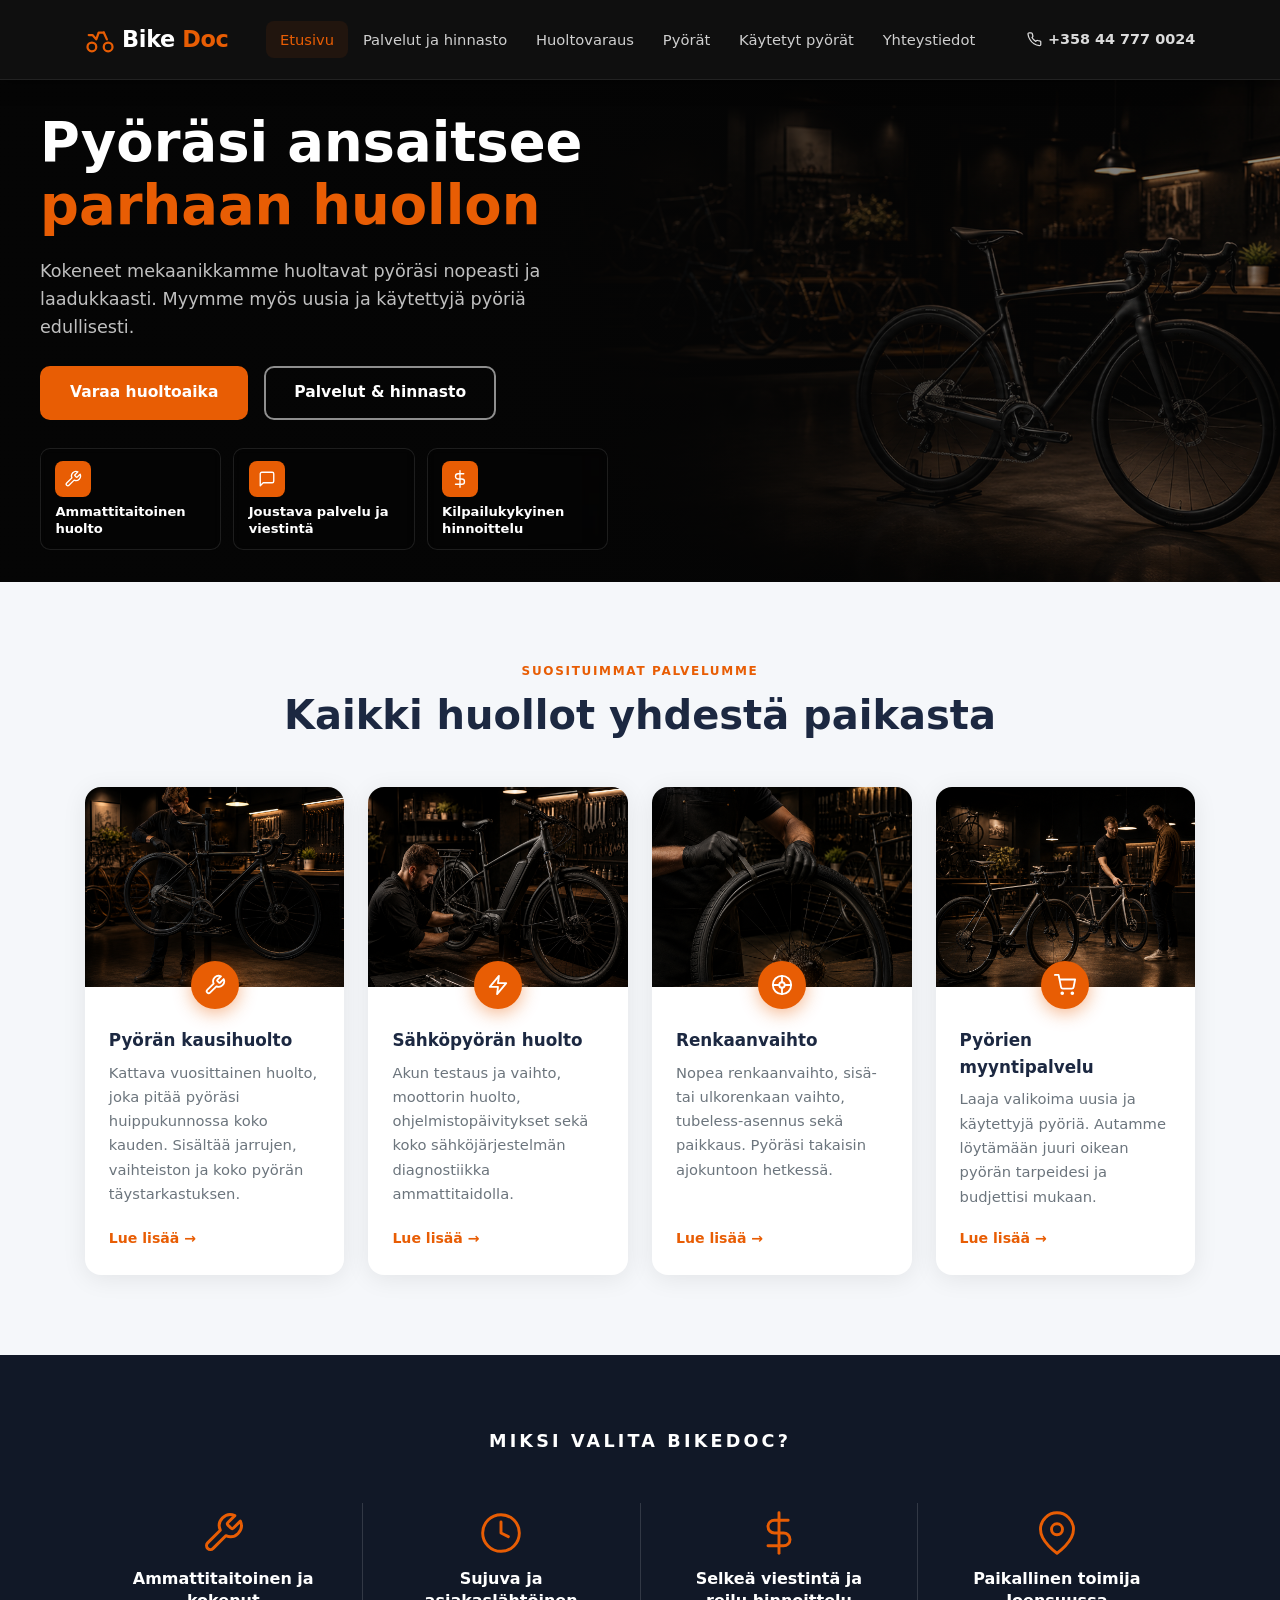
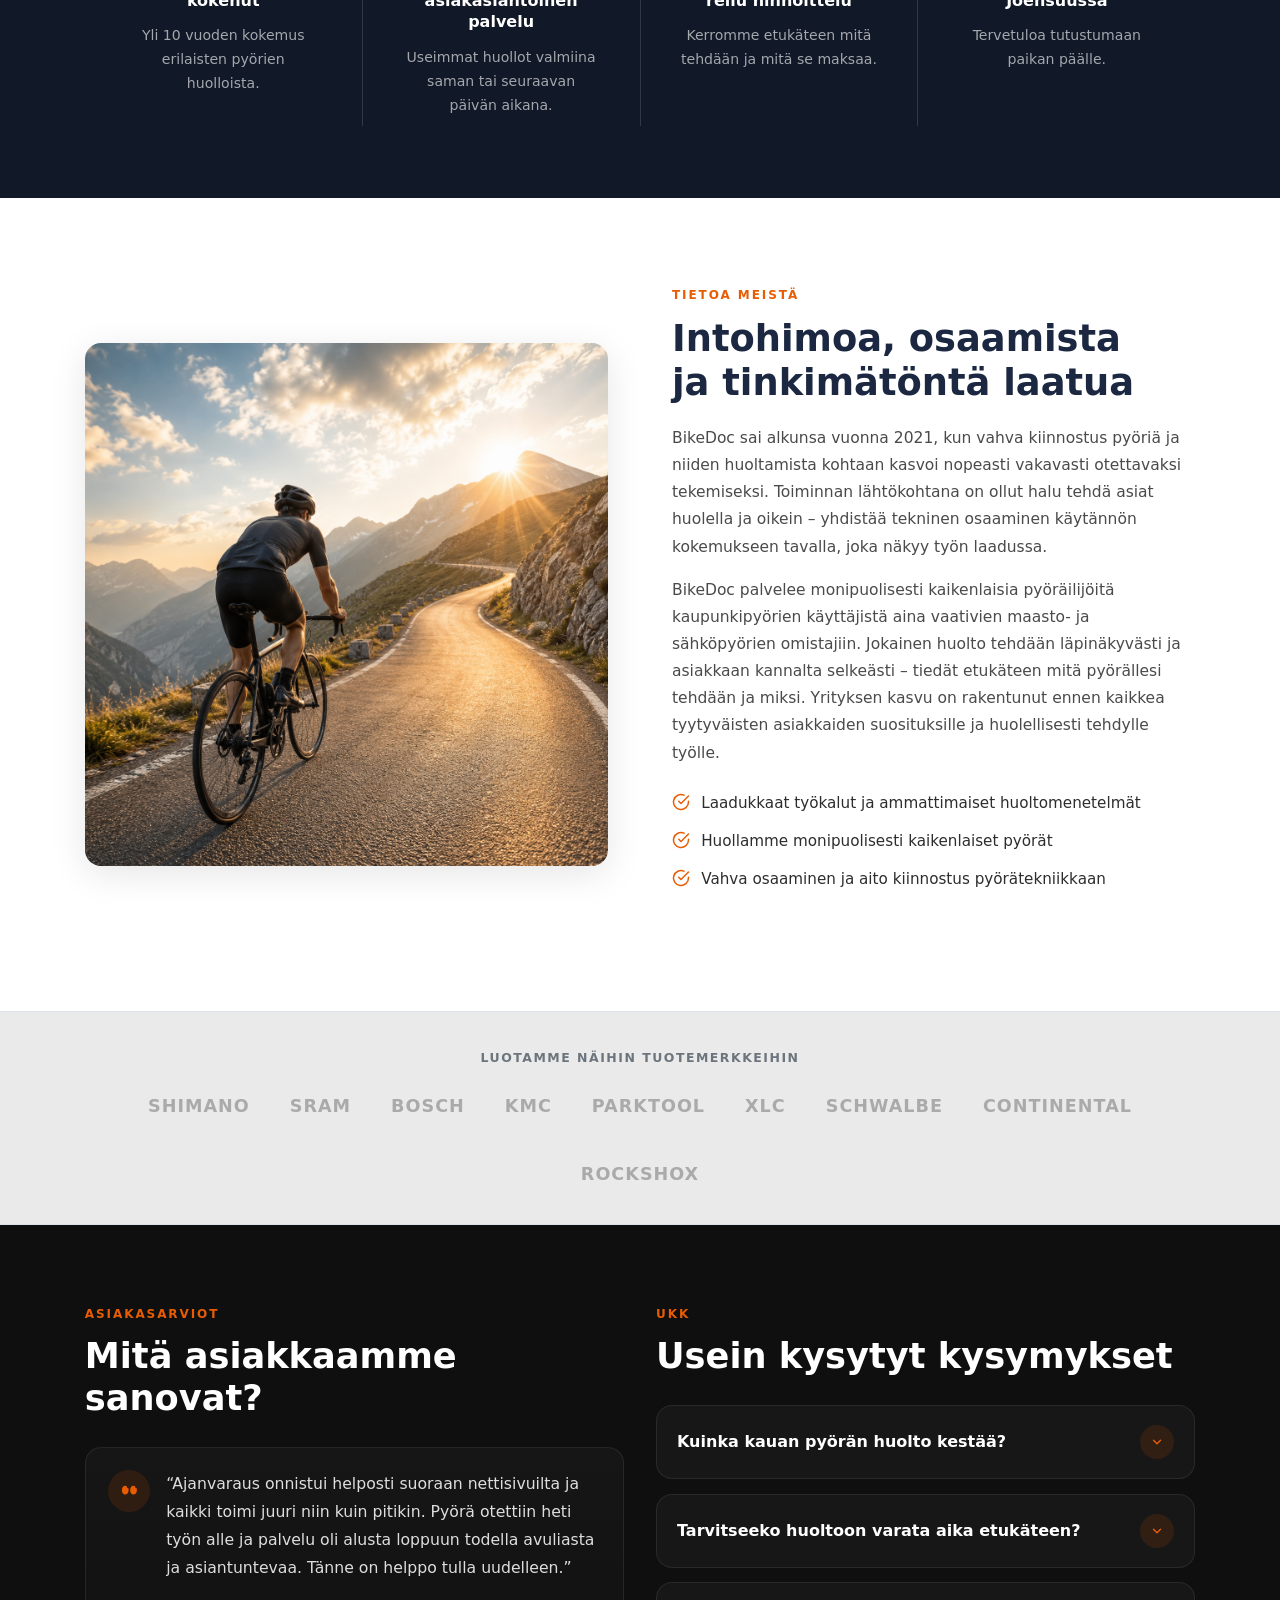
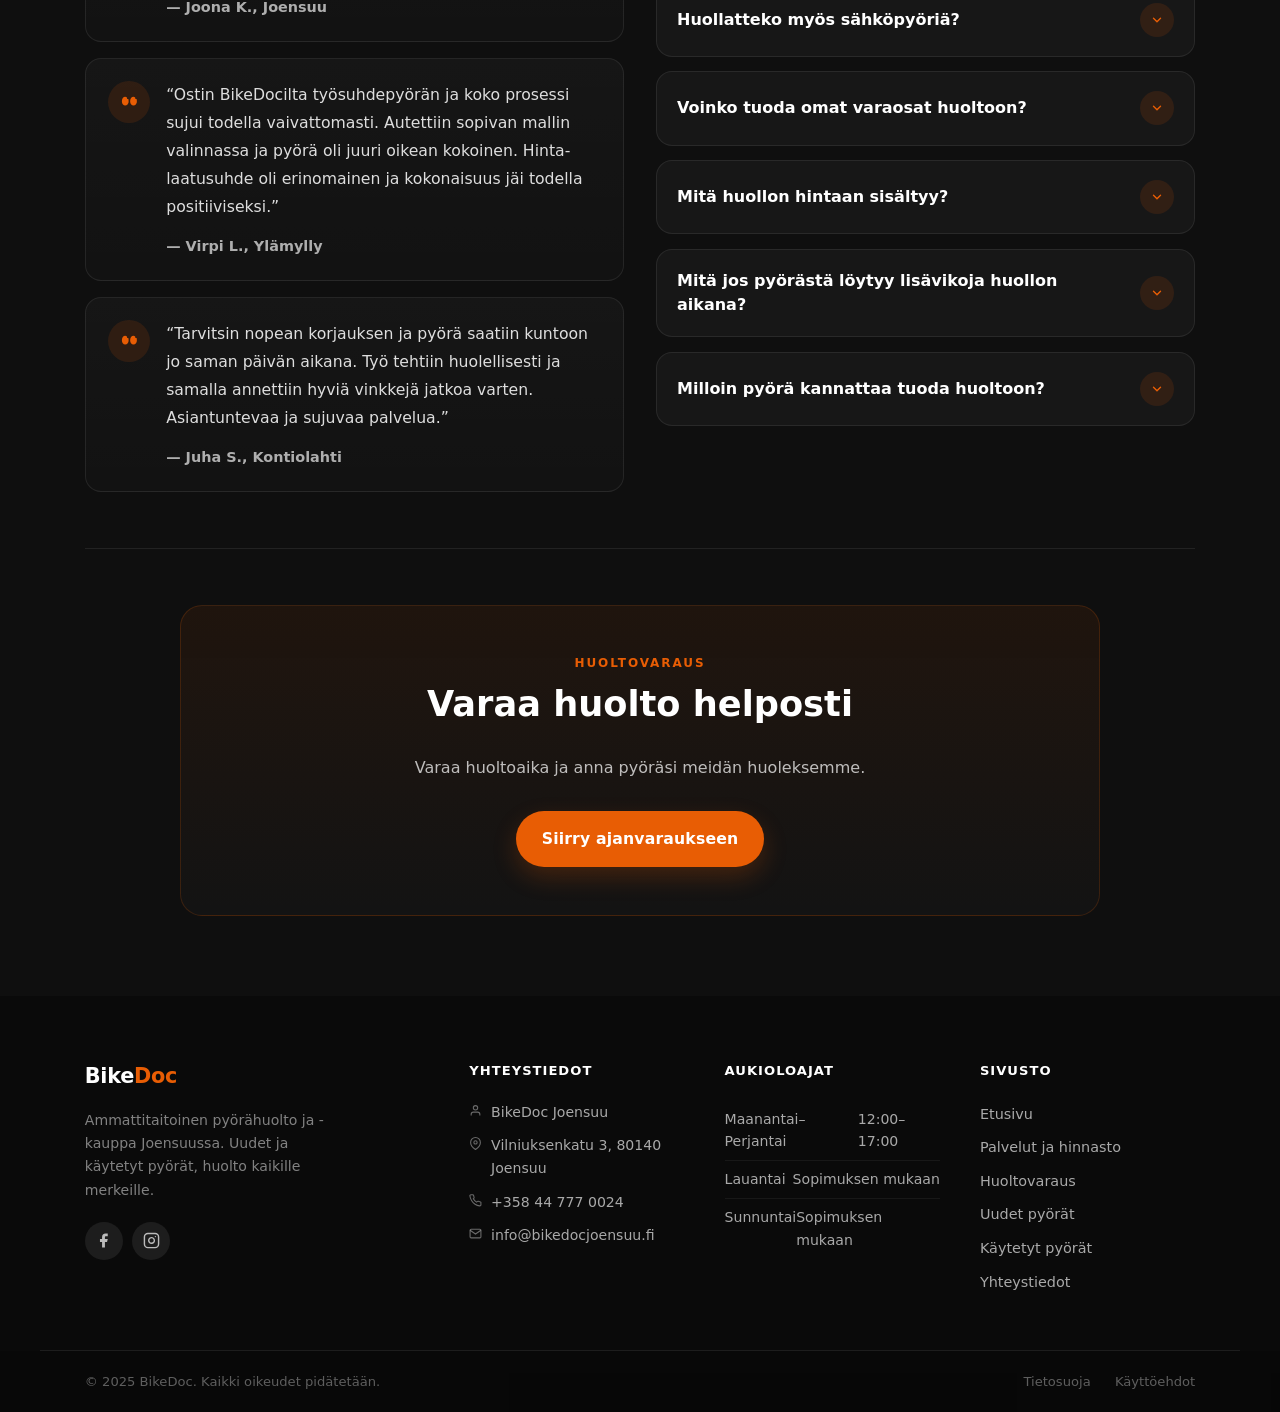
<file: index.html>
﻿<!DOCTYPE html>
<html lang="fi">
<head>
  <meta charset="UTF-8" />
  <meta name="viewport" content="width=device-width, initial-scale=1.0" />
  <title>BikeDoc – Pyörähuolto &amp; pyöräkauppa</title>
  <meta name="description" content="BikeDoc tarjoaa ammattitaitoisen pyörähuollon, uusien ja käytettyjen pyörien myynnin sekä kaiken tarvittavan pyöräilyyn." />
  <link rel="stylesheet" href="css/style.css" />
  <script src="js/yhteystiedot.js" defer></script>
  <style>
    /* ---- Moderni palvelukortit-osio ----------------------------- */
    .palvelut-osio {
      padding: 5rem 0;
      background: var(--clr-light, #f5f7fa);
    }
    .palvelut-eyebrow {
      display: block;
      text-align: center;
      font-size: 0.75rem;
      font-weight: 700;
      letter-spacing: 0.14em;
      text-transform: uppercase;
      color: #E85D04;
      margin-bottom: 0.6rem;
    }
    .palvelut-otsikko {
      text-align: center;
      font-size: clamp(1.8rem, 3.8vw, 2.5rem);
      font-weight: 800;
      color: var(--clr-dark, #1c2841);
      margin-bottom: 3rem;
      line-height: 1.2;
    }
    .palvelut-grid {
      display: grid;
      grid-template-columns: repeat(4, 1fr);
      gap: 1.5rem;
    }
    .palvelut-kortti {
      background: #fff;
      border-radius: 16px;
      box-shadow: 0 4px 24px rgba(0,0,0,.08);
      overflow: visible;
      transition: transform 0.28s ease, box-shadow 0.28s ease;
      display: flex;
      flex-direction: column;
    }
    .palvelut-kortti:hover {
      transform: translateY(-7px);
      box-shadow: 0 18px 48px rgba(0,0,0,.16);
    }
    .palvelut-kuva-wrap {
      position: relative;
      flex-shrink: 0;
    }
    .palvelut-kuva {
      width: 100%;
      height: 200px;
      object-fit: cover;
      display: block;
      border-radius: 16px 16px 0 0;
    }
    .palvelut-ikoni-wrap {
      position: absolute;
      bottom: -22px;
      left: 50%;
      transform: translateX(-50%);
      width: 48px;
      height: 48px;
      background: #E85D04;
      border-radius: 50%;
      display: flex;
      align-items: center;
      justify-content: center;
      box-shadow: 0 4px 18px rgba(232,93,4,.45);
      z-index: 2;
    }
    .palvelut-teksti {
      padding: 2.2rem 1.5rem 1.6rem;
      display: flex;
      flex-direction: column;
      flex: 1;
      gap: 0.4rem;
    }
    .palvelut-teksti h3 {
      font-size: 1.05rem;
      font-weight: 700;
      color: var(--clr-dark, #1c2841);
      margin-top: 0.3rem;
    }
    .palvelut-teksti p {
      font-size: 0.92rem;
      color: var(--clr-muted, #6c757d);
      line-height: 1.65;
      flex: 1;
    }
    .palvelut-linkki {
      display: inline-flex;
      align-items: center;
      gap: 0.2rem;
      font-size: 0.88rem;
      font-weight: 700;
      color: #E85D04;
      margin-top: 0.75rem;
      transition: gap 0.2s ease, color 0.2s ease;
      text-decoration: none;
    }
    .palvelut-linkki:hover {
      gap: 0.45rem;
      color: #c44b00;
    }
    @media (max-width: 1024px) {
      .palvelut-grid { grid-template-columns: repeat(2, 1fr); }
    }
    @media (max-width: 580px) {
      .palvelut-grid { grid-template-columns: 1fr; }
    }

    /* ---- Miksi valita -osio ----------------------------------- */
    .miksi-osio {
      background: #111827;
      padding: 4.5rem 0;
      width: 100%;
    }
    .miksi-otsikko {
      text-align: center;
      font-size: clamp(0.9rem, 2vw, 1.1rem);
      font-weight: 800;
      letter-spacing: 0.18em;
      text-transform: uppercase;
      color: #fff;
      margin-bottom: 3rem;
    }
    .miksi-grid {
      display: flex;
      align-items: stretch;
    }
    .miksi-kohta {
      flex: 1;
      display: flex;
      flex-direction: column;
      align-items: center;
      text-align: center;
      padding: 0.5rem 2.5rem;
      gap: 0.8rem;
    }
    .miksi-kohta + .miksi-kohta {
      border-left: 1px solid rgba(255,255,255,.14);
    }
    .miksi-ikoni {
      width: 44px;
      height: 44px;
      color: #E85D04;
      flex-shrink: 0;
      transition: transform 0.25s ease, color 0.25s ease;
    }
    .miksi-kohta:hover .miksi-ikoni {
      transform: scale(1.18);
      color: #ff7e35;
    }
    .miksi-kohta h3 {
      font-size: 1rem;
      font-weight: 700;
      color: #fff;
      line-height: 1.35;
      margin: 0;
    }
    .miksi-kohta p {
      font-size: 0.88rem;
      color: rgba(255,255,255,.62);
      line-height: 1.7;
      margin: 0;
    }
    @media (max-width: 768px) {
      .miksi-grid {
        flex-direction: column;
      }
      .miksi-kohta {
        padding: 1.75rem 1.5rem;
      }
      .miksi-kohta + .miksi-kohta {
        border-left: none;
        border-top: 1px solid rgba(255,255,255,.14);
      }
    }

    /* ---- Tietoa meistä -osio ---------------------------------- */
    .tietoa-osio {
      padding: 5.5rem 0;
      background: #fff;
    }
    .tietoa-grid {
      display: grid;
      grid-template-columns: 1fr 1fr;
      gap: 4rem;
      align-items: center;
    }
    .tietoa-kuva img {
      width: 100%;
      height: auto;
      border-radius: 16px;
      box-shadow: 0 8px 36px rgba(0,0,0,.10);
      display: block;
    }
    .tietoa-eyebrow {
      display: block;
      font-size: 0.75rem;
      font-weight: 700;
      letter-spacing: 0.16em;
      text-transform: uppercase;
      color: #E85D04;
      margin-bottom: 0.75rem;
    }
    .tietoa-otsikko {
      font-size: clamp(1.7rem, 3.2vw, 2.3rem);
      font-weight: 800;
      color: #1c2841;
      line-height: 1.2;
      margin-bottom: 1.25rem;
    }
    .tietoa-teksti p {
      font-size: 0.97rem;
      color: #4a4a4a;
      line-height: 1.75;
      margin-bottom: 1rem;
    }
    .tietoa-lista {
      list-style: none;
      padding: 0;
      margin: 1.5rem 0 2rem;
      display: flex;
      flex-direction: column;
      gap: 0.85rem;
    }
    .tietoa-lista li {
      display: flex;
      align-items: flex-start;
      gap: 0.7rem;
      font-size: 0.95rem;
      color: #2d2d2d;
      font-weight: 500;
    }
    .tietoa-lista li svg {
      flex-shrink: 0;
      margin-top: 2px;
      color: #E85D04;
    }
    @media (max-width: 860px) {
      .tietoa-grid {
        grid-template-columns: 1fr;
        gap: 2.5rem;
      }
    }

    /* ---- Etusivun loppuosa ----------------------------------- */
    .community-end {
      background: #0f0f0f;
      color: #f4f4f4;
      padding: 5rem 0;
    }
    .community-top-grid {
      display: grid;
      grid-template-columns: 1fr 1fr;
      gap: 2rem;
      align-items: start;
    }
    .community-top-grid .community-panel {
      margin: 0;
      padding: 0;
      border: 0;
    }
    .community-eyebrow {
      display: block;
      font-size: 0.75rem;
      font-weight: 700;
      letter-spacing: 0.16em;
      text-transform: uppercase;
      color: #E85D04;
      margin-bottom: 0.65rem;
    }
    .community-panel h2 {
      font-size: clamp(1.6rem, 3vw, 2.2rem);
      font-weight: 800;
      color: #fff;
      line-height: 1.2;
      margin-bottom: 1.75rem;
    }
    .review-stack {
      display: flex;
      flex-direction: column;
      gap: 1rem;
      max-width: 900px;
    }
    .review-card {
      display: flex;
      gap: 1rem;
      background: linear-gradient(180deg, rgba(255,255,255,.03), rgba(255,255,255,.015));
      border: 1px solid rgba(255,255,255,.08);
      border-radius: 16px;
      padding: 1.35rem 1.4rem;
      transition: transform 0.25s ease, border-color 0.25s ease, box-shadow 0.25s ease;
    }
    .review-card:hover {
      transform: translateY(-4px);
      border-color: rgba(232,93,4,.34);
      box-shadow: 0 14px 30px rgba(0,0,0,.22);
    }
    .review-mark {
      width: 42px;
      height: 42px;
      flex-shrink: 0;
      border-radius: 50%;
      background: rgba(232,93,4,.12);
      color: #E85D04;
      display: flex;
      align-items: center;
      justify-content: center;
    }
    .review-content p {
      font-size: 0.98rem;
      line-height: 1.8;
      color: rgba(255,255,255,.86);
      margin: 0 0 .85rem;
    }
    .review-content cite {
      display: block;
      font-style: normal;
      font-weight: 700;
      color: rgba(255,255,255,.66);
      font-size: 0.9rem;
    }
    .booking-panel {
      max-width: 920px;
      margin: 0 auto;
      text-align: center;
      border-radius: 22px;
      border: 1px solid rgba(232,93,4,.18);
      background: linear-gradient(180deg, rgba(232,93,4,.08), rgba(255,255,255,.02));
      padding: 3rem 2rem;
    }
    .booking-panel p {
      max-width: 760px;
      margin: 0 auto 1.8rem;
      color: rgba(255,255,255,.72);
      font-size: 1rem;
      line-height: 1.8;
    }
    .community-cta-btn {
      display: inline-flex;
      align-items: center;
      justify-content: center;
      min-height: 52px;
      padding: 0.95rem 1.6rem;
      border-radius: 999px;
      background: #E85D04;
      color: #fff;
      font-size: 0.98rem;
      font-weight: 800;
      letter-spacing: 0.01em;
      text-decoration: none;
      transition: transform 0.25s ease, background 0.25s ease, box-shadow 0.25s ease;
      box-shadow: 0 10px 24px rgba(232,93,4,.22);
    }
    .community-cta-btn:hover {
      transform: translateY(-2px);
      background: #c44b00;
      color: #fff;
      box-shadow: 0 14px 30px rgba(232,93,4,.28);
    }
    .community-faq {
      max-width: 920px;
      display: flex;
      flex-direction: column;
      gap: 0.9rem;
    }
    .community-top-grid .review-stack,
    .community-top-grid .community-faq {
      max-width: none;
    }
    .community-booking-row {
      margin-top: 3.5rem;
      padding-top: 3.5rem;
      border-top: 1px solid rgba(255,255,255,.08);
    }
    .community-faq-item {
      background: #171717;
      border: 1px solid rgba(255,255,255,.08);
      border-radius: 16px;
      overflow: hidden;
      transition: border-color 0.25s ease, transform 0.25s ease, box-shadow 0.25s ease;
    }
    .community-faq-item:hover {
      transform: translateY(-2px);
      border-color: rgba(232,93,4,.28);
      box-shadow: 0 10px 24px rgba(0,0,0,.18);
    }
    .community-faq-question {
      width: 100%;
      display: flex;
      align-items: center;
      justify-content: space-between;
      gap: 1rem;
      padding: 1.2rem 1.25rem;
      background: transparent;
      border: 0;
      color: #fff;
      text-align: left;
      font: inherit;
      cursor: pointer;
    }
    .community-faq-question span:first-child {
      font-size: 1rem;
      font-weight: 700;
      line-height: 1.5;
    }
    .community-faq-icon {
      flex-shrink: 0;
      width: 34px;
      height: 34px;
      border-radius: 50%;
      display: grid;
      place-items: center;
      color: #E85D04;
      background: rgba(232,93,4,.12);
      transition: transform 0.25s ease, background 0.25s ease;
    }
    .community-faq-item.is-open .community-faq-icon {
      transform: rotate(180deg);
      background: rgba(232,93,4,.18);
    }
    .community-faq-answer {
      padding: 0 1.25rem 1.2rem;
    }
    .community-faq-answer p {
      color: rgba(255,255,255,.72);
      line-height: 1.8;
      font-size: 0.95rem;
      margin: 0;
    }
    @media (max-width: 768px) {
      .community-end {
        padding: 4rem 0;
      }
      .community-top-grid {
        grid-template-columns: 1fr;
        gap: 2.2rem;
      }
      .community-booking-row {
        margin-top: 2.5rem;
        padding-top: 2.5rem;
      }
      .review-card {
        padding: 1.2rem 1.1rem;
      }
      .booking-panel {
        padding: 2.4rem 1.35rem;
      }
      .community-faq-question {
        padding: 1.05rem 1rem;
      }
      .community-faq-answer {
        padding: 0 1rem 1.05rem;
      }
    }

  </style>
</head>
<body>
  <noscript><p>Yhteystietojen näyttäminen edellyttää JavaScriptin käyttöönottoa selaimessa.</p></noscript>

  <!-- ======================================================
       1. HEADER – logo | nav (6 kpl) | puhelin | sticky
       ====================================================== -->
  <header class="site-header" id="site-header">
    <div class="container hdr-inner">

      <!-- Logo -->
      <a href="index.html" class="logo" aria-label="BikeDoc etusivu">
        <svg width="30" height="30" viewBox="0 0 24 24" fill="none" stroke="currentColor"
             stroke-width="1.8" stroke-linecap="round" stroke-linejoin="round" aria-hidden="true">
          <circle cx="5.5" cy="17.5" r="3.5"/>
          <circle cx="18.5" cy="17.5" r="3.5"/>
          <path d="M15 6h-4l-2 5.5-3-3.5H3"/>
          <path d="M15 6l2.5 5.5"/>
        </svg>
        Bike<span>Doc</span>
      </a>

      <!-- Hamburger (mobiili) -->
      <button class="hamburger" id="hamburger"
              aria-label="Avaa valikko" aria-expanded="false" aria-controls="main-nav">
        <span></span><span></span><span></span>
      </button>

      <!-- Navigaatio – keskellä -->
      <nav class="main-nav" id="main-nav" role="navigation" aria-label="Päänavigaatio">
        <ul>
          <li><a href="index.html" class="active" aria-current="page">Etusivu</a></li>
          <li><a href="palvelut.html">Palvelut ja hinnasto</a></li>
          <li><a href="huoltovaraus.html">Huoltovaraus</a></li>
          <li><a href="pyorat.html">Pyörät</a></li>
          <li><a href="kaytetyt.html">Käytetyt pyörät</a></li>
          <li><a href="yhteystiedot.html">Yhteystiedot</a></li>
        </ul>
      </nav>

      <!-- Puhelinnumero oikealla -->
      <a data-contact-link="phone" class="hdr-phone" aria-label="Soita meille">
        <svg width="15" height="15" viewBox="0 0 24 24" fill="none" stroke="currentColor"
             stroke-width="2" stroke-linecap="round" stroke-linejoin="round" aria-hidden="true">
          <path d="M22 16.92v3a2 2 0 0 1-2.18 2 19.79 19.79 0 0 1-8.63-3.07
                   A19.5 19.5 0 0 1 4.69 12a19.79 19.79 0 0 1-3.07-8.67
                   A2 2 0 0 1 3.6 1.27h3a2 2 0 0 1 2 1.72
                   c.127.96.361 1.903.7 2.81a2 2 0 0 1-.45 2.11L7.91 8.9
                   a16 16 0 0 0 6.09 6.09l.98-.98a2 2 0 0 1 2.11-.45
                   c.907.339 1.85.573 2.81.7A2 2 0 0 1 22 16.92z"/>
        </svg>
        <span data-contact="phone"></span>
      </a>

    </div>
  </header><!-- /header -->


  <!-- ======================================================
       2. HERO – taustakuva | vasen sisältö | oikea visuaali
       ====================================================== -->
  <section class="hero" aria-labelledby="hero-heading">

    <!-- Taustakuva: korvaa url omalla kuvallasi -->
    <div class="hero-bg" style="background-image:url('images/etusivu.png');"
         role="img" aria-label="BikeDoc pyöräkorjaamo"></div>
    <div class="hero-overlay" aria-hidden="true"></div>

    <div class="container hero-inner">

      <!-- Vasen: otsikko + teksti + napit -->
      <div class="hero-content">
        <h1 id="hero-heading">Pyöräsi ansaitsee<br><em>parhaan huollon</em></h1>
        <p>Kokeneet mekaanikkamme huoltavat pyöräsi nopeasti ja laadukkaasti.
           Myymme myös uusia ja käytettyjä pyöriä edullisesti.</p>

        <!-- CTA-napit -->
        <div class="hero-buttons">
          <a href="huoltovaraus.html" class="btn btn-primary">Varaa huoltoaika</a>
          <a href="palvelut.html" class="btn btn-ghost">Palvelut &amp; hinnasto</a>
        </div>

        <!-- 4 feature-korttia vierekkäin -->
        <div class="hero-features">
          <div class="hero-feat">
            <div class="hf-icon-wrap" aria-hidden="true">
              <svg width="18" height="18" viewBox="0 0 24 24" fill="none" stroke="currentColor"
                   stroke-width="1.8" stroke-linecap="round" stroke-linejoin="round">
                <path d="M14.7 6.3a1 1 0 0 0 0 1.4l1.6 1.6a1 1 0 0 0 1.4 0l3.77-3.77a6 6 0 0 1-7.94 7.94l-6.91 6.91a2.12 2.12 0 0 1-3-3l6.91-6.91a6 6 0 0 1 7.94-7.94l-3.76 3.76z"/>
              </svg>
            </div>
            <strong>Ammattitaitoinen huolto</strong>
          </div>
          <div class="hero-feat">
            <div class="hf-icon-wrap" aria-hidden="true">
              <svg width="18" height="18" viewBox="0 0 24 24" fill="none" stroke="currentColor"
                   stroke-width="1.8" stroke-linecap="round" stroke-linejoin="round">
                <path d="M21 15a2 2 0 0 1-2 2H7l-4 4V5a2 2 0 0 1 2-2h14a2 2 0 0 1 2 2z"/>
              </svg>
            </div>
            <strong>Joustava palvelu ja viestintä</strong>
          </div>
          <div class="hero-feat">
            <div class="hf-icon-wrap" aria-hidden="true">
              <svg width="18" height="18" viewBox="0 0 24 24" fill="none" stroke="currentColor"
                   stroke-width="1.8" stroke-linecap="round" stroke-linejoin="round">
                <line x1="12" y1="1" x2="12" y2="23"/>
                <path d="M17 5H9.5a3.5 3.5 0 0 0 0 7h5a3.5 3.5 0 0 1 0 7H6"/>
              </svg>
            </div>
            <strong>Kilpailukykyinen hinnoittelu</strong>
          </div>
        </div>
      </div>

    </div><!-- /hero-inner -->

  </section><!-- /hero -->


  <!-- ======================================================
       3. PALVELUT – moderni kuvakortti-osio
       ====================================================== -->
  <section class="palvelut-osio" aria-labelledby="palvelut-heading">
    <div class="container">

      <span class="palvelut-eyebrow">SUOSITUIMMAT PALVELUMME</span>
      <h2 class="palvelut-otsikko" id="palvelut-heading">Kaikki huollot yhdestä paikasta</h2>

      <div class="palvelut-grid">

        <!-- Kortti 1: Pyörän kausihuolto -->
        <article class="palvelut-kortti">
          <div class="palvelut-kuva-wrap">
            <img src="images/palvelu_kausihuolto.png" alt="Pyörän kausihuolto" class="palvelut-kuva">
            <div class="palvelut-ikoni-wrap" aria-hidden="true">
              <svg width="22" height="22" viewBox="0 0 24 24" fill="none" stroke="#fff"
                   stroke-width="2" stroke-linecap="round" stroke-linejoin="round">
                <path d="M14.7 6.3a1 1 0 0 0 0 1.4l1.6 1.6a1 1 0 0 0 1.4 0l3.77-3.77a6 6 0 0 1-7.94 7.94l-6.91 6.91a2.12 2.12 0 0 1-3-3l6.91-6.91a6 6 0 0 1 7.94-7.94l-3.76 3.76z"/>
              </svg>
            </div>
          </div>
          <div class="palvelut-teksti">
            <h3>Pyörän kausihuolto</h3>
            <p>Kattava vuosittainen huolto, joka pitää pyöräsi huippukunnossa koko kauden.
               Sisältää jarrujen, vaihteiston ja koko pyörän täystarkastuksen.</p>
            <a href="palvelut.html" class="palvelut-linkki">Lue lisää →</a>
          </div>
        </article>

        <!-- Kortti 2: Sähköpyörän huolto -->
        <article class="palvelut-kortti">
          <div class="palvelut-kuva-wrap">
            <img src="images/palvelu_sahkopyoran_huolto.png" alt="Sähköpyörän huolto" class="palvelut-kuva">
            <div class="palvelut-ikoni-wrap" aria-hidden="true">
              <svg width="22" height="22" viewBox="0 0 24 24" fill="none" stroke="#fff"
                   stroke-width="2" stroke-linecap="round" stroke-linejoin="round">
                <polygon points="13 2 3 14 12 14 11 22 21 10 12 10 13 2"/>
              </svg>
            </div>
          </div>
          <div class="palvelut-teksti">
            <h3>Sähköpyörän huolto</h3>
            <p>Akun testaus ja vaihto, moottorin huolto, ohjelmistopäivitykset sekä
               koko sähköjärjestelmän diagnostiikka ammattitaidolla.</p>
            <a href="palvelut.html" class="palvelut-linkki">Lue lisää →</a>
          </div>
        </article>

        <!-- Kortti 3: Renkaanvaihto -->
        <article class="palvelut-kortti">
          <div class="palvelut-kuva-wrap">
            <img src="images/palvelu_renkaanvaihto.png" alt="Renkaanvaihto" class="palvelut-kuva">
            <div class="palvelut-ikoni-wrap" aria-hidden="true">
              <svg width="22" height="22" viewBox="0 0 24 24" fill="none" stroke="#fff"
                   stroke-width="2" stroke-linecap="round" stroke-linejoin="round">
                <circle cx="12" cy="12" r="10"/>
                <circle cx="12" cy="12" r="3"/>
                <line x1="12" y1="2" x2="12" y2="9"/>
                <line x1="12" y1="15" x2="12" y2="22"/>
                <line x1="2" y1="12" x2="9" y2="12"/>
                <line x1="15" y1="12" x2="22" y2="12"/>
              </svg>
            </div>
          </div>
          <div class="palvelut-teksti">
            <h3>Renkaanvaihto</h3>
            <p>Nopea renkaanvaihto, sisä- tai ulkorenkaan vaihto, tubeless-asennus sekä
               paikkaus. Pyöräsi takaisin ajokuntoon hetkessä.</p>
            <a href="palvelut.html" class="palvelut-linkki">Lue lisää →</a>
          </div>
        </article>

        <!-- Kortti 4: Pyörien myyntipalvelu -->
        <article class="palvelut-kortti">
          <div class="palvelut-kuva-wrap">
            <img src="images/palvelu_pyorien_myyntipalvelu.png" alt="Pyörien myyntipalvelu" class="palvelut-kuva">
            <div class="palvelut-ikoni-wrap" aria-hidden="true">
              <svg width="22" height="22" viewBox="0 0 24 24" fill="none" stroke="#fff"
                   stroke-width="2" stroke-linecap="round" stroke-linejoin="round">
                <circle cx="9" cy="21" r="1"/>
                <circle cx="20" cy="21" r="1"/>
                <path d="M1 1h4l2.68 13.39a2 2 0 0 0 2 1.61h9.72a2 2 0 0 0 2-1.61L23 6H6"/>
              </svg>
            </div>
          </div>
          <div class="palvelut-teksti">
            <h3>Pyörien myyntipalvelu</h3>
            <p>Laaja valikoima uusia ja käytettyjä pyöriä. Autamme löytämään juuri oikean
               pyörän tarpeidesi ja budjettisi mukaan.</p>
            <a href="palvelut.html" class="palvelut-linkki">Lue lisää →</a>
          </div>
        </article>

      </div><!-- /palvelut-grid -->
    </div>
  </section><!-- /palvelut -->


  <!-- ======================================================
       4. MIKSI VALITA – tumma palkki + 4 nostoa
       ====================================================== -->
  <section class="miksi-osio" aria-labelledby="miksi-heading">
    <div class="container">

      <h2 class="miksi-otsikko" id="miksi-heading">MIKSI VALITA BIKEDOC?</h2>

      <div class="miksi-grid">

        <!-- 1. Ammattitaitoinen -->
        <div class="miksi-kohta">
          <svg class="miksi-ikoni" viewBox="0 0 24 24" fill="none" stroke="currentColor"
               stroke-width="1.6" stroke-linecap="round" stroke-linejoin="round" aria-hidden="true">
            <path d="M14.7 6.3a1 1 0 0 0 0 1.4l1.6 1.6a1 1 0 0 0 1.4 0l3.77-3.77
                     a6 6 0 0 1-7.94 7.94l-6.91 6.91a2.12 2.12 0 0 1-3-3l6.91-6.91
                     a6 6 0 0 1 7.94-7.94l-3.76 3.76z"/>
          </svg>
          <h3>Ammattitaitoinen ja kokenut</h3>
          <p>Yli 10 vuoden kokemus erilaisten pyörien huolloista.</p>
        </div>

        <!-- 2. Nopea palvelu -->
        <div class="miksi-kohta">
          <svg class="miksi-ikoni" viewBox="0 0 24 24" fill="none" stroke="currentColor"
               stroke-width="1.6" stroke-linecap="round" stroke-linejoin="round" aria-hidden="true">
            <circle cx="12" cy="12" r="10"/>
            <polyline points="12 6 12 12 16 14"/>
          </svg>
          <h3>Sujuva ja asiakaslähtöinen palvelu</h3>
          <p>Useimmat huollot valmiina saman tai seuraavan päivän aikana.</p>
        </div>

        <!-- 3. Hinnoittelu -->
        <div class="miksi-kohta">
          <svg class="miksi-ikoni" viewBox="0 0 24 24" fill="none" stroke="currentColor"
               stroke-width="1.6" stroke-linecap="round" stroke-linejoin="round" aria-hidden="true">
            <line x1="12" y1="1" x2="12" y2="23"/>
            <path d="M17 5H9.5a3.5 3.5 0 0 0 0 7h5a3.5 3.5 0 0 1 0 7H6"/>
          </svg>
          <h3>Selkeä viestintä ja reilu hinnoittelu</h3>
          <p>Kerromme etukäteen mitä tehdään ja mitä se maksaa.</p>
        </div>

        <!-- 4. Paikallinen -->
        <div class="miksi-kohta">
          <svg class="miksi-ikoni" viewBox="0 0 24 24" fill="none" stroke="currentColor"
               stroke-width="1.6" stroke-linecap="round" stroke-linejoin="round" aria-hidden="true">
            <path d="M21 10c0 7-9 13-9 13s-9-6-9-13a9 9 0 0 1 18 0z"/>
            <circle cx="12" cy="10" r="3"/>
          </svg>
          <h3>Paikallinen toimija <span data-contact="cityIn"></span></h3>
          <p>Tervetuloa tutustumaan paikan päälle.</p>
        </div>

      </div>
    </div>
  </section><!-- /miksi valita -->


  <!-- ======================================================
       5. TIETOA MEISTÄ – valkoinen + 2 saraketta
       ====================================================== -->
  <section class="tietoa-osio" aria-labelledby="tietoa-heading">
    <div class="container">
      <div class="tietoa-grid">

        <!-- Vasen: kuva -->
        <div class="tietoa-kuva">
          <img src="images/intohimo.png" alt="BikeDoc – ammattitaitoinen pyörähuolto">
        </div>

        <!-- Oikea: teksti -->
        <div class="tietoa-teksti">
          <span class="tietoa-eyebrow">TIETOA MEISTÄ</span>
          <h2 class="tietoa-otsikko" id="tietoa-heading">Intohimoa, osaamista<br>ja tinkimätöntä laatua</h2>
          <p>BikeDoc sai alkunsa vuonna 2021, kun vahva kiinnostus pyöriä ja niiden huoltamista
             kohtaan kasvoi nopeasti vakavasti otettavaksi tekemiseksi. Toiminnan lähtökohtana
             on ollut halu tehdä asiat huolella ja oikein – yhdistää tekninen osaaminen
             käytännön kokemukseen tavalla, joka näkyy työn laadussa.</p>
          <p>BikeDoc palvelee monipuolisesti kaikenlaisia pyöräilijöitä kaupunkipyörien
             käyttäjistä aina vaativien maasto- ja sähköpyörien omistajiin. Jokainen huolto
             tehdään läpinäkyvästi ja asiakkaan kannalta selkeästi – tiedät etukäteen mitä
             pyörällesi tehdään ja miksi. Yrityksen kasvu on rakentunut ennen kaikkea
             tyytyväisten asiakkaiden suosituksille ja huolellisesti tehdylle työlle.</p>

          <ul class="tietoa-lista">
            <li>
              <svg width="18" height="18" viewBox="0 0 24 24" fill="none" stroke="currentColor"
                   stroke-width="2" stroke-linecap="round" stroke-linejoin="round" aria-hidden="true">
                <path d="M22 11.08V12a10 10 0 1 1-5.93-9.14"/>
                <polyline points="22 4 12 14.01 9 11.01"/>
              </svg>
              Laadukkaat työkalut ja ammattimaiset huoltomenetelmät
            </li>
            <li>
              <svg width="18" height="18" viewBox="0 0 24 24" fill="none" stroke="currentColor"
                   stroke-width="2" stroke-linecap="round" stroke-linejoin="round" aria-hidden="true">
                <path d="M22 11.08V12a10 10 0 1 1-5.93-9.14"/>
                <polyline points="22 4 12 14.01 9 11.01"/>
              </svg>
              Huollamme monipuolisesti kaikenlaiset pyörät
            </li>
            <li>
              <svg width="18" height="18" viewBox="0 0 24 24" fill="none" stroke="currentColor"
                   stroke-width="2" stroke-linecap="round" stroke-linejoin="round" aria-hidden="true">
                <path d="M22 11.08V12a10 10 0 1 1-5.93-9.14"/>
                <polyline points="22 4 12 14.01 9 11.01"/>
              </svg>
              Vahva osaaminen ja aito kiinnostus pyörätekniikkaan
            </li>
          </ul>
        </div>

      </div>
    </div>
  </section><!-- /tietoa -->


  <!-- ======================================================
       6. LOGORIVI – harmaa tausta + brändilogot
       ====================================================== -->
  <div class="logo-row" aria-label="Luotamme näihin tuotemerkkeihin">
    <div class="container">
      <p class="logo-row-label">Luotamme näihin tuotemerkkeihin</p>
      <div class="logos">
        <span class="brand-logo">SHIMANO</span>
        <span class="brand-logo">SRAM</span>
        <span class="brand-logo">BOSCH</span>
        <span class="brand-logo">KMC</span>
        <span class="brand-logo">PARKTOOL</span>
        <span class="brand-logo">XLC</span>
        <span class="brand-logo">SCHWALBE</span>
        <span class="brand-logo">CONTINENTAL</span>
        <span class="brand-logo">ROCKSHOX</span>
      </div>
    </div>
  </div><!-- /logorivi -->


  <!-- ======================================================
       7. LOPPUOSA – asiakasarviot | varaus | UKK
       ====================================================== -->
  <section class="community-end" aria-labelledby="community-reviews-title">
    <div class="container">

      <div class="community-top-grid">
        <!-- 1. Asiakasarviot -->
        <div class="community-panel community-reviews-panel">
          <span class="community-eyebrow">ASIAKASARVIOT</span>
          <h2 id="community-reviews-title">Mitä asiakkaamme sanovat?</h2>

          <div class="review-stack">
            <article class="review-card">
              <div class="review-mark" aria-hidden="true">
                <svg width="18" height="18" viewBox="0 0 24 24" fill="currentColor" aria-hidden="true">
                  <path d="M9.5 7.5c0-1.4-1-2.4-2.5-2.4-2.7 0-4.5 2.6-4.5 5.8 0 3.2 1.8 5.7 4.4 5.7 2.9 0 4.6-2.4 4.6-5.4 0-1.2-.1-2.2-.4-3.1H9.5zm11 0c0-1.4-1-2.4-2.5-2.4-2.7 0-4.5 2.6-4.5 5.8 0 3.2 1.8 5.7 4.4 5.7 2.9 0 4.6-2.4 4.6-5.4 0-1.2-.1-2.2-.4-3.1h-1.6z"/>
                </svg>
              </div>
              <div class="review-content">
                <p>“Ajanvaraus onnistui helposti suoraan nettisivuilta ja kaikki toimi juuri niin kuin pitikin. Pyörä otettiin heti työn alle ja palvelu oli alusta loppuun todella avuliasta ja asiantuntevaa. Tänne on helppo tulla uudelleen.”</p>
                <cite>— Joona K., Joensuu</cite>
              </div>
            </article>

            <article class="review-card">
              <div class="review-mark" aria-hidden="true">
                <svg width="18" height="18" viewBox="0 0 24 24" fill="currentColor" aria-hidden="true">
                  <path d="M9.5 7.5c0-1.4-1-2.4-2.5-2.4-2.7 0-4.5 2.6-4.5 5.8 0 3.2 1.8 5.7 4.4 5.7 2.9 0 4.6-2.4 4.6-5.4 0-1.2-.1-2.2-.4-3.1H9.5zm11 0c0-1.4-1-2.4-2.5-2.4-2.7 0-4.5 2.6-4.5 5.8 0 3.2 1.8 5.7 4.4 5.7 2.9 0 4.6-2.4 4.6-5.4 0-1.2-.1-2.2-.4-3.1h-1.6z"/>
                </svg>
              </div>
              <div class="review-content">
                <p>“Ostin BikeDocilta työsuhdepyörän ja koko prosessi sujui todella vaivattomasti. Autettiin sopivan mallin valinnassa ja pyörä oli juuri oikean kokoinen. Hinta-laatusuhde oli erinomainen ja kokonaisuus jäi todella positiiviseksi.”</p>
                <cite>— Virpi L., Ylämylly</cite>
              </div>
            </article>

            <article class="review-card">
              <div class="review-mark" aria-hidden="true">
                <svg width="18" height="18" viewBox="0 0 24 24" fill="currentColor" aria-hidden="true">
                  <path d="M9.5 7.5c0-1.4-1-2.4-2.5-2.4-2.7 0-4.5 2.6-4.5 5.8 0 3.2 1.8 5.7 4.4 5.7 2.9 0 4.6-2.4 4.6-5.4 0-1.2-.1-2.2-.4-3.1H9.5zm11 0c0-1.4-1-2.4-2.5-2.4-2.7 0-4.5 2.6-4.5 5.8 0 3.2 1.8 5.7 4.4 5.7 2.9 0 4.6-2.4 4.6-5.4 0-1.2-.1-2.2-.4-3.1h-1.6z"/>
                </svg>
              </div>
              <div class="review-content">
                <p>“Tarvitsin nopean korjauksen ja pyörä saatiin kuntoon jo saman päivän aikana. Työ tehtiin huolellisesti ja samalla annettiin hyviä vinkkejä jatkoa varten. Asiantuntevaa ja sujuvaa palvelua.”</p>
                <cite>— Juha S., Kontiolahti</cite>
              </div>
            </article>
          </div>
        </div>

        <!-- 2. UKK -->
        <div class="community-panel community-faq-panel">
          <span class="community-eyebrow">UKK</span>
          <h2>Usein kysytyt kysymykset</h2>

          <div class="community-faq" role="list">
          <div class="community-faq-item" role="listitem">
            <button class="community-faq-question" type="button" aria-expanded="false">
              <span>Kuinka kauan pyörän huolto kestää?</span>
              <span class="community-faq-icon" aria-hidden="true">
                <svg width="14" height="14" viewBox="0 0 24 24" fill="none" stroke="currentColor" stroke-width="2.4" stroke-linecap="round" stroke-linejoin="round">
                  <polyline points="6 9 12 15 18 9" />
                </svg>
              </span>
            </button>
            <div class="community-faq-answer" hidden>
              <p>Huollon kesto on yleensä noin 2–4 arkipäivää riippuen sen laajuudesta ja ajankohdan ruuhkatilanteesta. Pienemmät työt voidaan usein tehdä myös saman päivän aikana tai sovittaessa odottaessa.</p>
            </div>
          </div>

          <div class="community-faq-item" role="listitem">
            <button class="community-faq-question" type="button" aria-expanded="false">
              <span>Tarvitseeko huoltoon varata aika etukäteen?</span>
              <span class="community-faq-icon" aria-hidden="true">
                <svg width="14" height="14" viewBox="0 0 24 24" fill="none" stroke="currentColor" stroke-width="2.4" stroke-linecap="round" stroke-linejoin="round">
                  <polyline points="6 9 12 15 18 9" />
                </svg>
              </span>
            </button>
            <div class="community-faq-answer" hidden>
              <p>Suosittelemme varaamaan ajan etukäteen, jotta huolto saadaan tehtyä mahdollisimman sujuvasti. Ajan voi varata helposti puhelimitse, WhatsAppilla tai verkkosivujen ajanvarauksen kautta.</p>
            </div>
          </div>

          <div class="community-faq-item" role="listitem">
            <button class="community-faq-question" type="button" aria-expanded="false">
              <span>Huollatteko myös sähköpyöriä?</span>
              <span class="community-faq-icon" aria-hidden="true">
                <svg width="14" height="14" viewBox="0 0 24 24" fill="none" stroke="currentColor" stroke-width="2.4" stroke-linecap="round" stroke-linejoin="round">
                  <polyline points="6 9 12 15 18 9" />
                </svg>
              </span>
            </button>
            <div class="community-faq-answer" hidden>
              <p>Kyllä. Huollamme sähköpyöriä ja käytössämme on diagnostiikka Shimano- ja Bosch-järjestelmille. Tarvittaessa voimme tehdä myös ohjelmistopäivityksiä ja tarkistuksia.</p>
            </div>
          </div>

          <div class="community-faq-item" role="listitem">
            <button class="community-faq-question" type="button" aria-expanded="false">
              <span>Voinko tuoda omat varaosat huoltoon?</span>
              <span class="community-faq-icon" aria-hidden="true">
                <svg width="14" height="14" viewBox="0 0 24 24" fill="none" stroke="currentColor" stroke-width="2.4" stroke-linecap="round" stroke-linejoin="round">
                  <polyline points="6 9 12 15 18 9" />
                </svg>
              </span>
            </button>
            <div class="community-faq-answer" hidden>
              <p>Pääsääntöisesti käytämme omia varaosiamme, jotta voimme taata työn laadun ja antaa huollolle takuun. Poikkeustapauksissa asiakkaan omia osia voidaan asentaa, mutta tällöin emme voi myöntää työlle tai osille takuuta.</p>
            </div>
          </div>

          <div class="community-faq-item" role="listitem">
            <button class="community-faq-question" type="button" aria-expanded="false">
              <span>Mitä huollon hintaan sisältyy?</span>
              <span class="community-faq-icon" aria-hidden="true">
                <svg width="14" height="14" viewBox="0 0 24 24" fill="none" stroke="currentColor" stroke-width="2.4" stroke-linecap="round" stroke-linejoin="round">
                  <polyline points="6 9 12 15 18 9" />
                </svg>
              </span>
            </button>
            <div class="community-faq-answer" hidden>
              <p>Huoltopaketin hintaan sisältyy työn osuus. Mahdolliset varaosat, kuten ketjut, jarrupalat tai renkaat, laskutetaan erikseen. Otamme aina yhteyttä, jos huollon yhteydessä ilmenee lisätarpeita.</p>
            </div>
          </div>

          <div class="community-faq-item" role="listitem">
            <button class="community-faq-question" type="button" aria-expanded="false">
              <span>Mitä jos pyörästä löytyy lisävikoja huollon aikana?</span>
              <span class="community-faq-icon" aria-hidden="true">
                <svg width="14" height="14" viewBox="0 0 24 24" fill="none" stroke="currentColor" stroke-width="2.4" stroke-linecap="round" stroke-linejoin="round">
                  <polyline points="6 9 12 15 18 9" />
                </svg>
              </span>
            </button>
            <div class="community-faq-answer" hidden>
              <p>Emme tee lisätöitä ilman asiakkaan hyväksyntää. Otamme aina yhteyttä ja kerromme selkeästi, mitä kannattaa tehdä ja mitä se maksaa.</p>
            </div>
          </div>

          <div class="community-faq-item" role="listitem">
            <button class="community-faq-question" type="button" aria-expanded="false">
              <span>Milloin pyörä kannattaa tuoda huoltoon?</span>
              <span class="community-faq-icon" aria-hidden="true">
                <svg width="14" height="14" viewBox="0 0 24 24" fill="none" stroke="currentColor" stroke-width="2.4" stroke-linecap="round" stroke-linejoin="round">
                  <polyline points="6 9 12 15 18 9" />
                </svg>
              </span>
            </button>
            <div class="community-faq-answer" hidden>
              <p>Pyörä kannattaa huoltaa vähintään kerran vuodessa, esimerkiksi keväällä ennen ajokauden alkua. Jos pyörä on kovassa käytössä, huoltotarve voi olla useammin.</p>
            </div>
          </div>
          </div>
        </div>
      </div>

      <!-- 3. Huoltovaraus -->
      <div class="community-booking-row">
        <div class="community-panel booking-panel">
          <span class="community-eyebrow">HUOLTOVARAUS</span>
          <h2>Varaa huolto helposti</h2>
          <p>Varaa huoltoaika ja anna pyöräsi meidän huoleksemme.</p>
          <a href="huoltovaraus.html" class="community-cta-btn">Siirry ajanvaraukseen</a>
        </div>
      </div>

    </div>
  </section>


  <!-- ======================================================
       8. FOOTER – 4 saraketta
       ====================================================== -->
  <footer class="site-footer" role="contentinfo">
    <div class="container footer-grid">

      <!-- Sarake 1: Logo + teksti + some -->
      <div class="fc fc-brand">
        <a href="index.html" class="logo logo-footer" aria-label="BikeDoc etusivu">
          Bike<span>Doc</span>
        </a>
        <p>Ammattitaitoinen pyörähuolto ja -kauppa <span data-contact="cityIn"></span>.
           Uudet ja käytetyt pyörät, huolto kaikille merkeille.</p>
        <div class="social-links" aria-label="Sosiaalinen media">
          <a href="https://facebook.com/" target="_blank" rel="noopener noreferrer"
             aria-label="Facebook">
            <svg width="17" height="17" viewBox="0 0 24 24" fill="currentColor" aria-hidden="true">
              <path d="M18 2h-3a5 5 0 0 0-5 5v3H7v4h3v8h4v-8h3l1-4h-4V7a1 1 0 0 1 1-1h3z"/>
            </svg>
          </a>
          <a href="https://instagram.com/" target="_blank" rel="noopener noreferrer"
             aria-label="Instagram">
            <svg width="17" height="17" viewBox="0 0 24 24" fill="none" stroke="currentColor"
                 stroke-width="2" stroke-linecap="round" stroke-linejoin="round" aria-hidden="true">
              <rect x="2" y="2" width="20" height="20" rx="5" ry="5"/>
              <path d="M16 11.37A4 4 0 1 1 12.63 8 4 4 0 0 1 16 11.37z"/>
              <line x1="17.5" y1="6.5" x2="17.51" y2="6.5"/>
            </svg>
          </a>
        </div>
      </div>

      <!-- Sarake 2: Yhteystiedot -->
      <div class="fc">
        <h4>Yhteystiedot</h4>
        <ul class="fc-list contact-list">
          <li>
            <svg width="13" height="13" viewBox="0 0 24 24" fill="none" stroke="currentColor"
                 stroke-width="2" aria-hidden="true">
              <path d="M20 21v-2a4 4 0 0 0-4-4H8a4 4 0 0 0-4 4v2"/>
              <circle cx="12" cy="7" r="4"/>
            </svg>
            <span data-contact="company"></span>
          </li>
          <li>
            <svg width="13" height="13" viewBox="0 0 24 24" fill="none" stroke="currentColor"
                 stroke-width="2" aria-hidden="true">
              <path d="M21 10c0 7-9 13-9 13s-9-6-9-13a9 9 0 0 1 18 0z"/>
              <circle cx="12" cy="10" r="3"/>
            </svg>
            <span data-contact="address"></span>
          </li>
          <li>
            <svg width="13" height="13" viewBox="0 0 24 24" fill="none" stroke="currentColor"
                 stroke-width="2" aria-hidden="true">
              <path d="M22 16.92v3a2 2 0 0 1-2.18 2 19.79 19.79 0 0 1-8.63-3.07
                       A19.5 19.5 0 0 1 4.69 12a19.79 19.79 0 0 1-3.07-8.67
                       A2 2 0 0 1 3.6 1.27h3a2 2 0 0 1 2 1.72
                       c.127.96.361 1.903.7 2.81a2 2 0 0 1-.45 2.11L7.91 8.9
                       a16 16 0 0 0 6.09 6.09l.98-.98a2 2 0 0 1 2.11-.45
                       c.907.339 1.85.573 2.81.7A2 2 0 0 1 22 16.92z"/>
            </svg>
            <a data-contact-link="phone"><span data-contact="phone"></span></a>
          </li>
          <li>
            <svg width="13" height="13" viewBox="0 0 24 24" fill="none" stroke="currentColor"
                 stroke-width="2" aria-hidden="true">
              <path d="M4 4h16c1.1 0 2 .9 2 2v12c0 1.1-.9 2-2 2H4c-1.1 0-2-.9-2-2V6c0-1.1.9-2 2-2z"/>
              <polyline points="22,6 12,13 2,6"/>
            </svg>
            <a data-contact-link="email" data-contact="email"></a>
          </li>
        </ul>
      </div>

      <!-- Sarake 3: Aukioloajat -->
      <div class="fc">
        <h4>Aukioloajat</h4>
        <ul class="fc-list hours-list" data-contact-hours="list"></ul>
      </div>

      <!-- Sarake 4: Päävalikko -->
      <div class="fc">
        <h4>Sivusto</h4>
        <ul class="fc-list nav-list">
          <li><a href="index.html">Etusivu</a></li>
          <li><a href="palvelut.html">Palvelut ja hinnasto</a></li>
          <li><a href="huoltovaraus.html">Huoltovaraus</a></li>
          <li><a href="pyorat.html">Uudet pyörät</a></li>
          <li><a href="kaytetyt.html">Käytetyt pyörät</a></li>
          <li><a href="yhteystiedot.html">Yhteystiedot</a></li>
        </ul>
      </div>

    </div><!-- /footer-grid -->

    <div class="footer-bottom">
      <div class="container footer-bottom-inner">
        <span>© 2025 BikeDoc. Kaikki oikeudet pidätetään.</span>
        <nav aria-label="Alatason navigaatio">
          <a href="#">Tietosuoja</a>
          <a href="#">Käyttöehdot</a>
        </nav>
      </div>
    </div>

  </footer><!-- /footer -->


  <!-- ======================================================
       JAVASCRIPT – Hamburger-valikko + FAQ-accordion
       ====================================================== -->
  <script>
    (function () {

      /* --- Hamburger-navigaatio --- */
      var hamburger = document.getElementById('hamburger');
      var nav       = document.getElementById('main-nav');

      hamburger.addEventListener('click', function () {
        var open = nav.classList.toggle('open');
        hamburger.classList.toggle('open', open);
        hamburger.setAttribute('aria-expanded', String(open));
      });

      nav.querySelectorAll('a').forEach(function (a) {
        a.addEventListener('click', function () {
          nav.classList.remove('open');
          hamburger.classList.remove('open');
          hamburger.setAttribute('aria-expanded', 'false');
        });
      });

      document.addEventListener('click', function (e) {
        if (!hamburger.contains(e.target) && !nav.contains(e.target)) {
          nav.classList.remove('open');
          hamburger.classList.remove('open');
          hamburger.setAttribute('aria-expanded', 'false');
        }
      });

      /* --- FAQ accordion: vain yksi auki kerrallaan --- */
      var faqItems = Array.prototype.slice.call(document.querySelectorAll('.community-faq-item'));

      function closeFaqItem(item) {
        var button = item.querySelector('.community-faq-question');
        var answer = item.querySelector('.community-faq-answer');
        item.classList.remove('is-open');
        button.setAttribute('aria-expanded', 'false');
        answer.hidden = true;
      }

      function openFaqItem(item) {
        var button = item.querySelector('.community-faq-question');
        var answer = item.querySelector('.community-faq-answer');
        item.classList.add('is-open');
        button.setAttribute('aria-expanded', 'true');
        answer.hidden = false;
      }

      faqItems.forEach(function (item) {
        var button = item.querySelector('.community-faq-question');
        button.addEventListener('click', function () {
          var isOpen = item.classList.contains('is-open');

          faqItems.forEach(function (otherItem) {
            if (otherItem !== item) {
              closeFaqItem(otherItem);
            }
          });

          if (isOpen) {
            closeFaqItem(item);
          } else {
            openFaqItem(item);
          }
        });
      });

    })();
  </script>

</body>
</html>
</file>
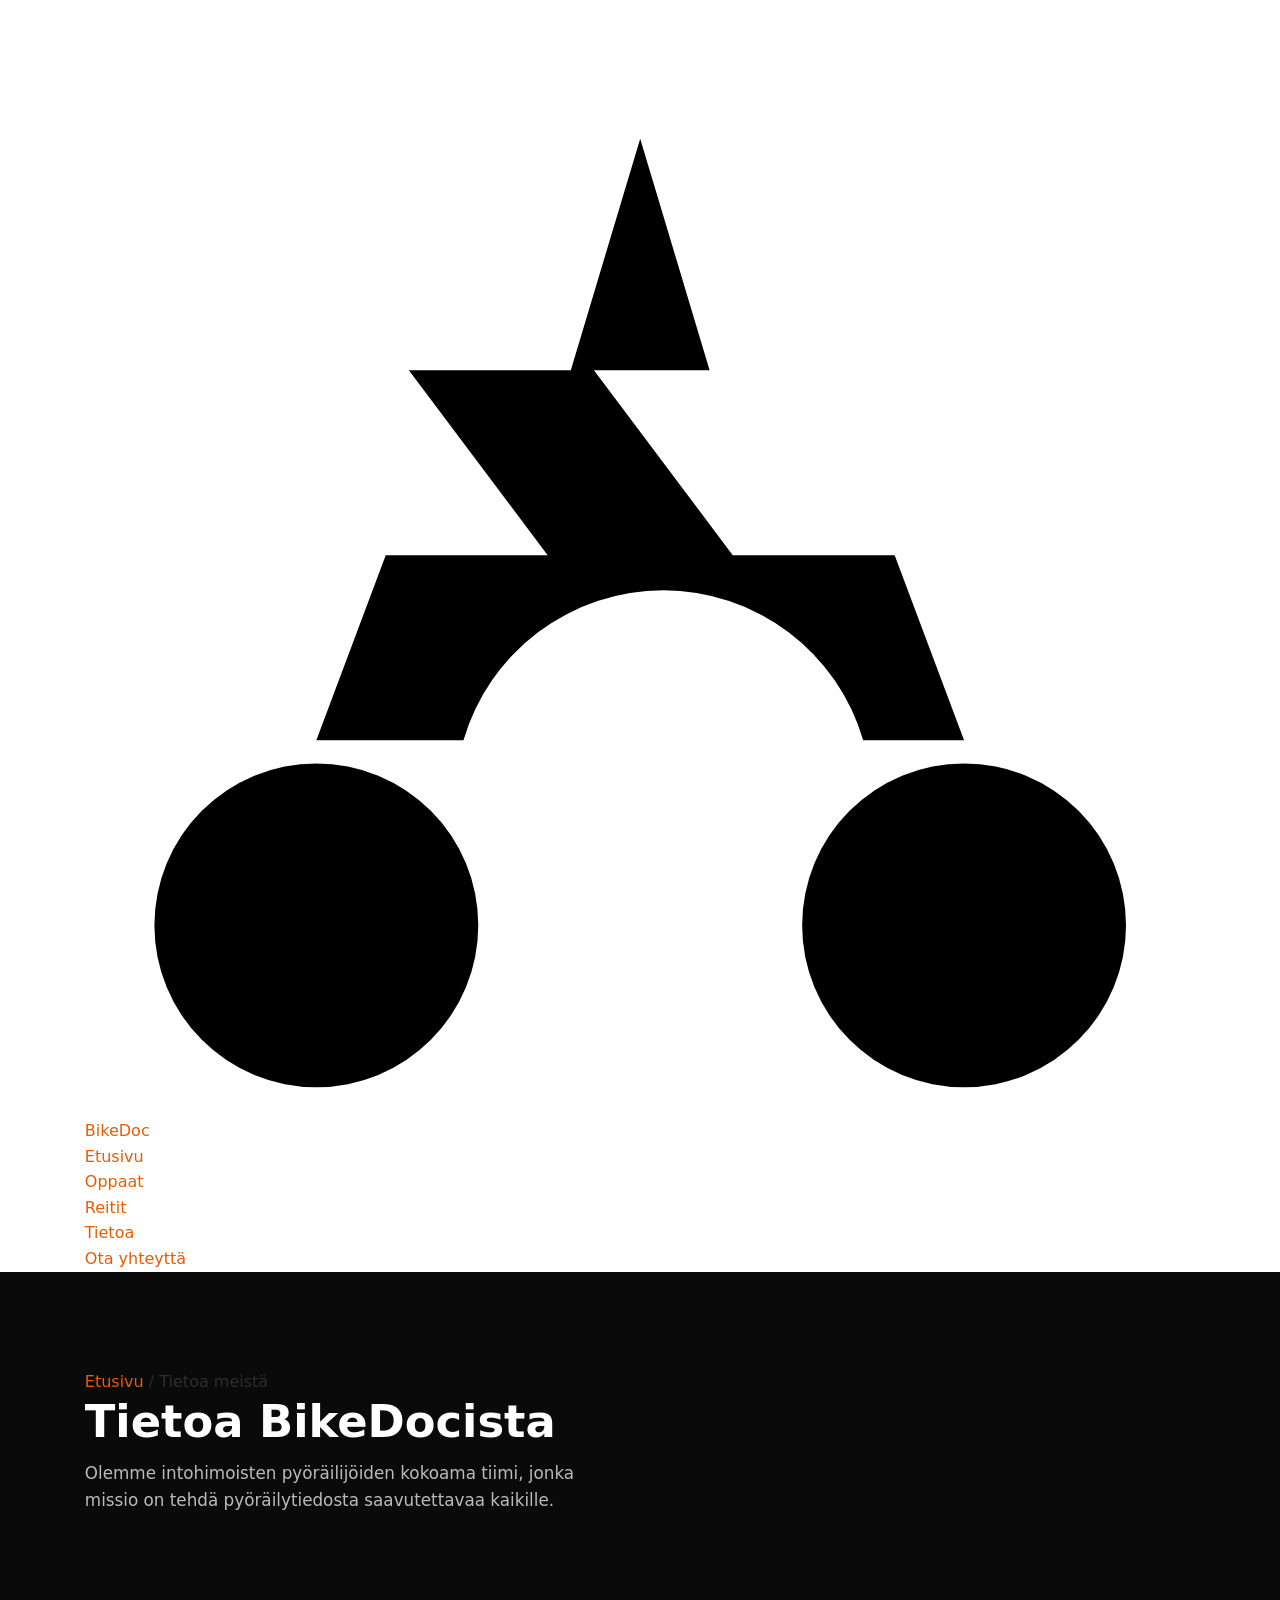
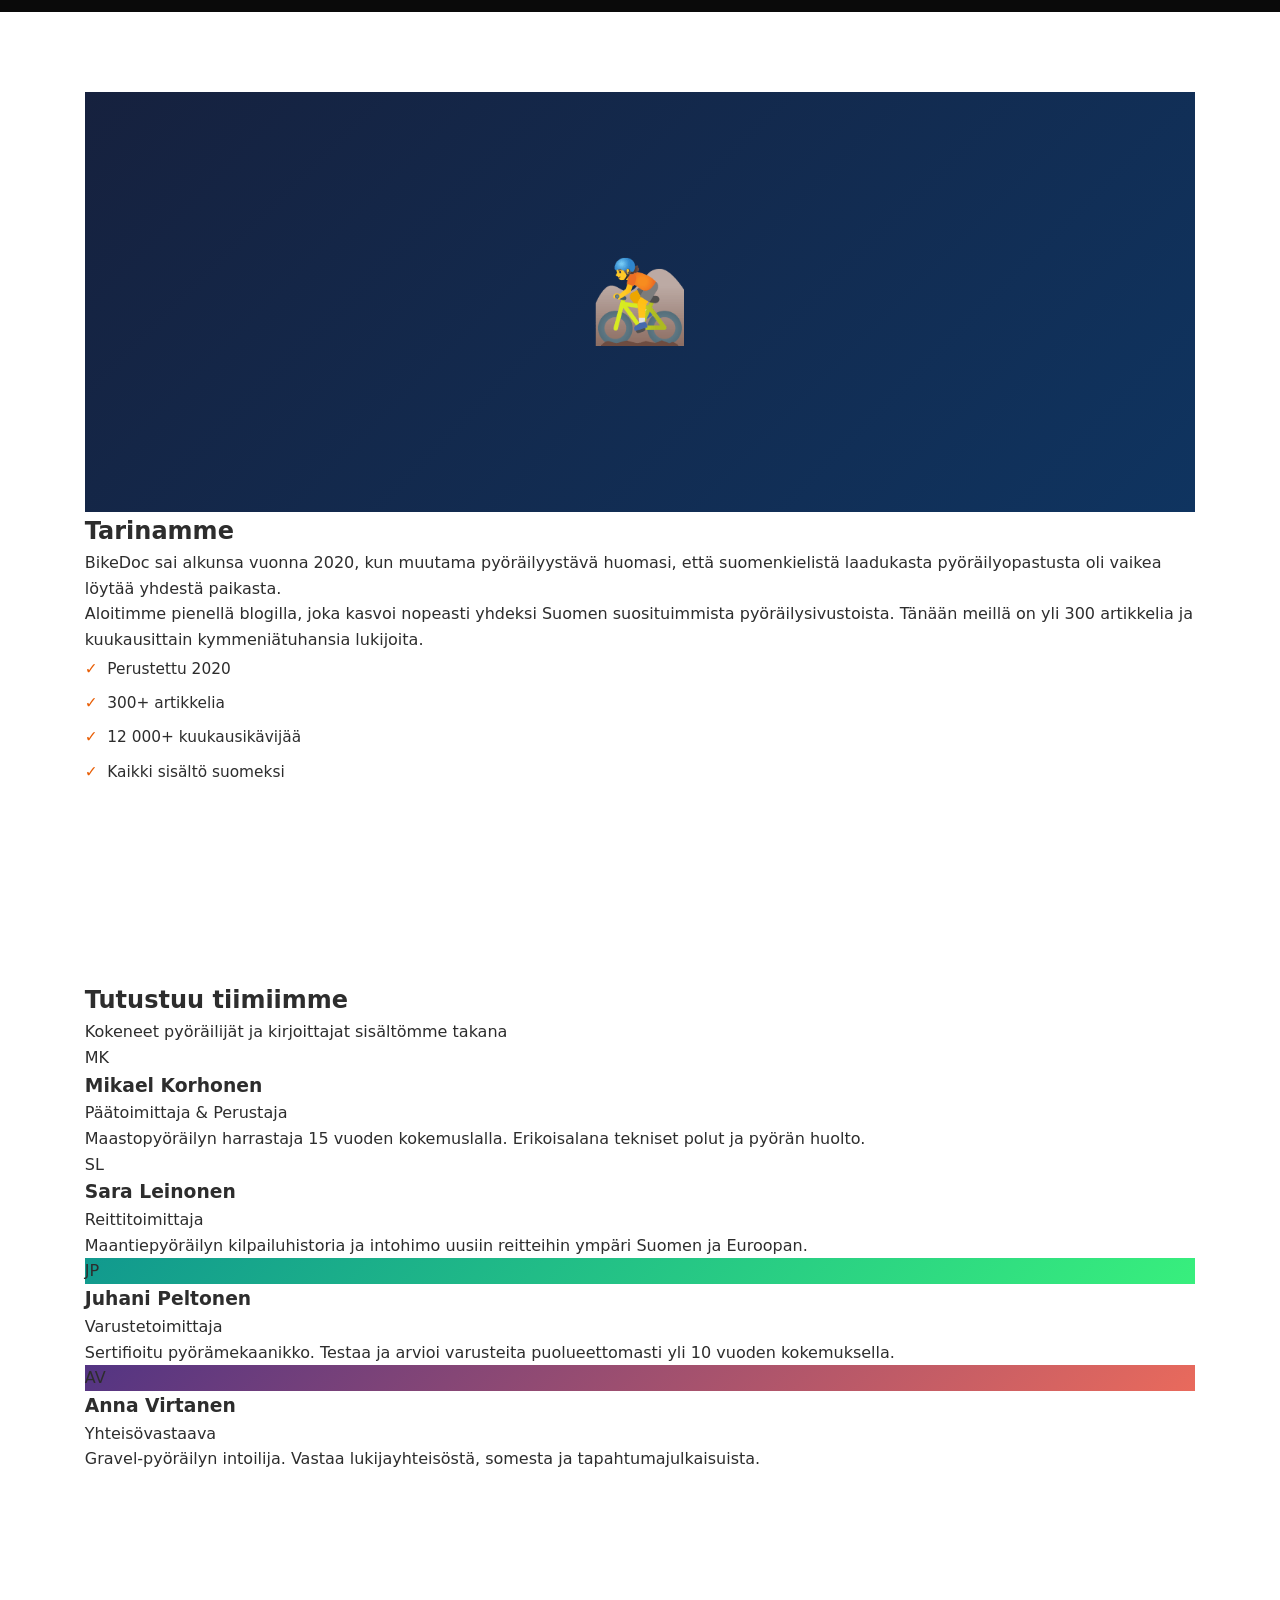
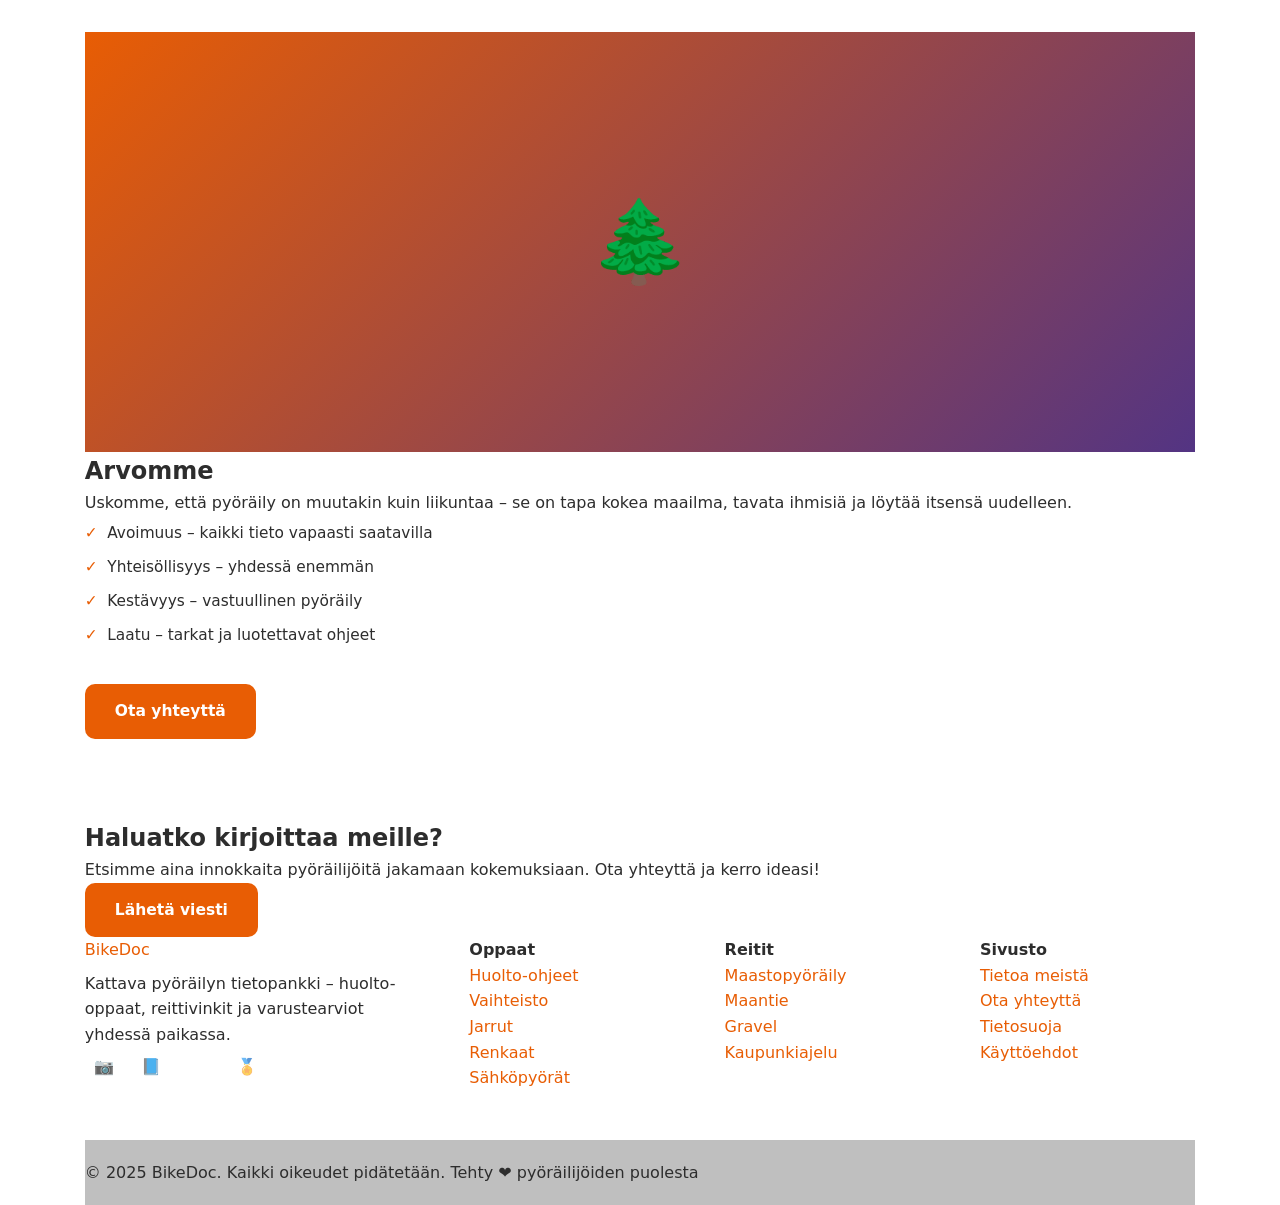
<file: about.html>
<!DOCTYPE html>
<html lang="fi">
<head>
  <meta charset="UTF-8" />
  <meta name="viewport" content="width=device-width, initial-scale=1.0" />
  <title>Tietoa meistä – BikeDoc</title>
  <meta name="description" content="Tutustu BikeDoc-tiimiin ja tarinamme takana. Olemme pyöräilyharrastajia, jotka haluavat jakaa tietoa kaikille." />
  <link rel="stylesheet" href="css/style.css" />
</head>
<body>

  <!-- ============================================================
       NAVIGAATIO (sama kaikilla sivuilla – päivitä active-luokka)
       ============================================================ -->
  <nav class="navbar" role="navigation" aria-label="Päänavigaatio">
    <div class="container">

      <a href="index.html" class="navbar-logo">
        <svg viewBox="0 0 24 24" xmlns="http://www.w3.org/2000/svg" aria-hidden="true">
          <path d="M5 16.5A3.5 3.5 0 1 0 5 23.5 3.5 3.5 0 0 0 5 16.5zm14 0a3.5 3.5 0 1 0 0 7 3.5 3.5 0 0 0 0-7zM12 3l-1.5 5H7l3 4H6.5L5 16h3.18a4.5 4.5 0 0 1 8.64 0H19l-1.5-4H14l-3-4h2.5L12 3z"/>
        </svg>
        Bike<span>Doc</span>
      </a>

      <button class="hamburger" id="hamburger" aria-label="Avaa valikko" aria-expanded="false" aria-controls="navbar-links">
        <span></span>
        <span></span>
        <span></span>
      </button>

      <ul class="navbar-links" id="navbar-links" role="list">
        <li><a href="index.html">Etusivu</a></li>
        <li><a href="guides.html">Oppaat</a></li>
        <li><a href="routes.html">Reitit</a></li>
        <li><a href="about.html" class="active" aria-current="page">Tietoa</a></li>
        <li><a href="contact.html" class="btn-nav">Ota yhteyttä</a></li>
      </ul>

    </div>
  </nav><!-- /navbar -->


  <!-- ============================================================
       PAGE HERO
       ============================================================ -->
  <header class="page-hero" role="banner">
    <div class="container">
      <nav class="breadcrumb" aria-label="Murupolku">
        <a href="index.html">Etusivu</a>
        <span class="sep" aria-hidden="true">/</span>
        <span aria-current="page">Tietoa meistä</span>
      </nav>
      <h1>Tietoa BikeDocista</h1>
      <p>Olemme intohimoisten pyöräilijöiden kokoama tiimi, jonka missio on tehdä pyöräilytiedosta saavutettavaa kaikille.</p>
    </div>
  </header>


  <!-- ============================================================
       PÄÄSISÄLTÖ
       ============================================================ -->
  <main id="main-content">

    <!-- Tarina -->
    <section class="section" aria-labelledby="story-heading">
      <div class="container">
        <div class="split-layout">

          <div class="split-image">
            <!-- Korvaa: <img src="images/about-story.jpg" alt="Tiimi pyöräretkellä"> -->
            <div class="img-placeholder" style="background: linear-gradient(135deg, #16213e, #0f3460);" aria-hidden="true">🚵</div>
          </div>

          <div class="split-text">
            <h2 class="section-title" id="story-heading">Tarinamme</h2>
            <p>BikeDoc sai alkunsa vuonna 2020, kun muutama pyöräilyystävä huomasi, että suomenkielistä laadukasta pyöräilyopastusta oli vaikea löytää yhdestä paikasta.</p>
            <p>Aloitimme pienellä blogilla, joka kasvoi nopeasti yhdeksi Suomen suosituimmista pyöräilysivustoista. Tänään meillä on yli 300 artikkelia ja kuukausittain kymmeniätuhansia lukijoita.</p>
            <ul class="check-list">
              <li>Perustettu 2020</li>
              <li>300+ artikkelia</li>
              <li>12 000+ kuukausikävijää</li>
              <li>Kaikki sisältö suomeksi</li>
            </ul>
          </div>

        </div>
      </div>
    </section>

    <!-- Tiimi -->
    <section class="section bg-light" aria-labelledby="team-heading">
      <div class="container">

        <div class="section-header centered">
          <h2 class="section-title" id="team-heading">Tutustuu tiimiimme</h2>
          <p class="section-subtitle">Kokeneet pyöräilijät ja kirjoittajat sisältömme takana</p>
        </div>

        <div class="team-grid">

          <div class="team-card">
            <div class="team-avatar" aria-hidden="true">MK</div>
            <h3>Mikael Korhonen</h3>
            <p class="role">Päätoimittaja & Perustaja</p>
            <p>Maastopyöräilyn harrastaja 15 vuoden kokemuslalla. Erikoisalana tekniset polut ja pyörän huolto.</p>
          </div>

          <div class="team-card">
            <div class="team-avatar" aria-hidden="true">SL</div>
            <h3>Sara Leinonen</h3>
            <p class="role">Reittitoimittaja</p>
            <p>Maantiepyöräilyn kilpailuhistoria ja intohimo uusiin reitteihin ympäri Suomen ja Euroopan.</p>
          </div>

          <div class="team-card">
            <div class="team-avatar" style="background: linear-gradient(135deg, #11998e, #38ef7d);" aria-hidden="true">JP</div>
            <h3>Juhani Peltonen</h3>
            <p class="role">Varustetoimittaja</p>
            <p>Sertifioitu pyörämekaanikko. Testaa ja arvioi varusteita puolueettomasti yli 10 vuoden kokemuksella.</p>
          </div>

          <div class="team-card">
            <div class="team-avatar" style="background: linear-gradient(135deg, #533483, #e96a5c);" aria-hidden="true">AV</div>
            <h3>Anna Virtanen</h3>
            <p class="role">Yhteisövastaava</p>
            <p>Gravel-pyöräilyn intoilija. Vastaa lukijayhteisöstä, somesta ja tapahtumajulkaisuista.</p>
          </div>

        </div><!-- /team-grid -->

      </div>
    </section><!-- /tiimi -->


    <!-- Arvot -->
    <section class="section" aria-labelledby="values-heading">
      <div class="container">
        <div class="split-layout reverse">

          <div class="split-image">
            <!-- Korvaa: <img src="images/about-values.jpg" alt="Pyöräilyä luonnossa"> -->
            <div class="img-placeholder" style="background: linear-gradient(135deg, #e85d04, #533483);" aria-hidden="true">🌲</div>
          </div>

          <div class="split-text">
            <h2 class="section-title" id="values-heading">Arvomme</h2>
            <p>Uskomme, että pyöräily on muutakin kuin liikuntaa – se on tapa kokea maailma, tavata ihmisiä ja löytää itsensä uudelleen.</p>
            <ul class="check-list">
              <li>Avoimuus – kaikki tieto vapaasti saatavilla</li>
              <li>Yhteisöllisyys – yhdessä enemmän</li>
              <li>Kestävyys – vastuullinen pyöräily</li>
              <li>Laatu – tarkat ja luotettavat ohjeet</li>
            </ul>
            <a href="contact.html" class="btn btn-primary">Ota yhteyttä</a>
          </div>

        </div>
      </div>
    </section><!-- /arvot -->


    <!-- CTA -->
    <section class="cta-section" aria-labelledby="cta-about-heading">
      <div class="container">
        <h2 id="cta-about-heading">Haluatko kirjoittaa meille?</h2>
        <p>Etsimme aina innokkaita pyöräilijöitä jakamaan kokemuksiaan. Ota yhteyttä ja kerro ideasi!</p>
        <a href="contact.html" class="btn btn-primary">Lähetä viesti</a>
      </div>
    </section>

  </main><!-- /main-content -->


  <!-- ============================================================
       FOOTER
       ============================================================ -->
  <footer class="footer" role="contentinfo">
    <div class="container">
      <div class="footer-grid">
        <div class="footer-brand">
          <a href="index.html" class="navbar-logo" style="margin-bottom:0.5rem; display:inline-flex;">
            Bike<span>Doc</span>
          </a>
          <p>Kattava pyöräilyn tietopankki – huolto-oppaat, reittivinkit ja varustearviot yhdessä paikassa.</p>
          <div class="social-links" aria-label="Sosiaalinen media">
            <a href="#" aria-label="Instagram">📷</a>
            <a href="#" aria-label="Facebook">📘</a>
            <a href="#" aria-label="YouTube">▶️</a>
            <a href="#" aria-label="Strava">🏅</a>
          </div>
        </div>
        <div class="footer-col">
          <h4>Oppaat</h4>
          <ul class="footer-links">
            <li><a href="guides.html">Huolto-ohjeet</a></li>
            <li><a href="guides.html">Vaihteisto</a></li>
            <li><a href="guides.html">Jarrut</a></li>
            <li><a href="guides.html">Renkaat</a></li>
            <li><a href="guides.html">Sähköpyörät</a></li>
          </ul>
        </div>
        <div class="footer-col">
          <h4>Reitit</h4>
          <ul class="footer-links">
            <li><a href="routes.html">Maastopyöräily</a></li>
            <li><a href="routes.html">Maantie</a></li>
            <li><a href="routes.html">Gravel</a></li>
            <li><a href="routes.html">Kaupunkiajelu</a></li>
          </ul>
        </div>
        <div class="footer-col">
          <h4>Sivusto</h4>
          <ul class="footer-links">
            <li><a href="about.html">Tietoa meistä</a></li>
            <li><a href="contact.html">Ota yhteyttä</a></li>
            <li><a href="#">Tietosuoja</a></li>
            <li><a href="#">Käyttöehdot</a></li>
          </ul>
        </div>
      </div>
      <div class="footer-bottom">
        <span>© 2025 BikeDoc. Kaikki oikeudet pidätetään.</span>
        <span>Tehty ❤️ pyöräilijöiden puolesta</span>
      </div>
    </div>
  </footer><!-- /footer -->


  <!-- JavaScript – Hamburger -->
  <script>
    (function () {
      const hamburger = document.getElementById('hamburger');
      const navLinks  = document.getElementById('navbar-links');

      hamburger.addEventListener('click', function () {
        const isOpen = navLinks.classList.toggle('open');
        hamburger.classList.toggle('open', isOpen);
        hamburger.setAttribute('aria-expanded', isOpen);
      });

      navLinks.querySelectorAll('a').forEach(function (link) {
        link.addEventListener('click', function () {
          navLinks.classList.remove('open');
          hamburger.classList.remove('open');
          hamburger.setAttribute('aria-expanded', 'false');
        });
      });

      document.addEventListener('click', function (e) {
        if (!hamburger.contains(e.target) && !navLinks.contains(e.target)) {
          navLinks.classList.remove('open');
          hamburger.classList.remove('open');
          hamburger.setAttribute('aria-expanded', 'false');
        }
      });
    })();
  </script>

</body>
</html>
</file>
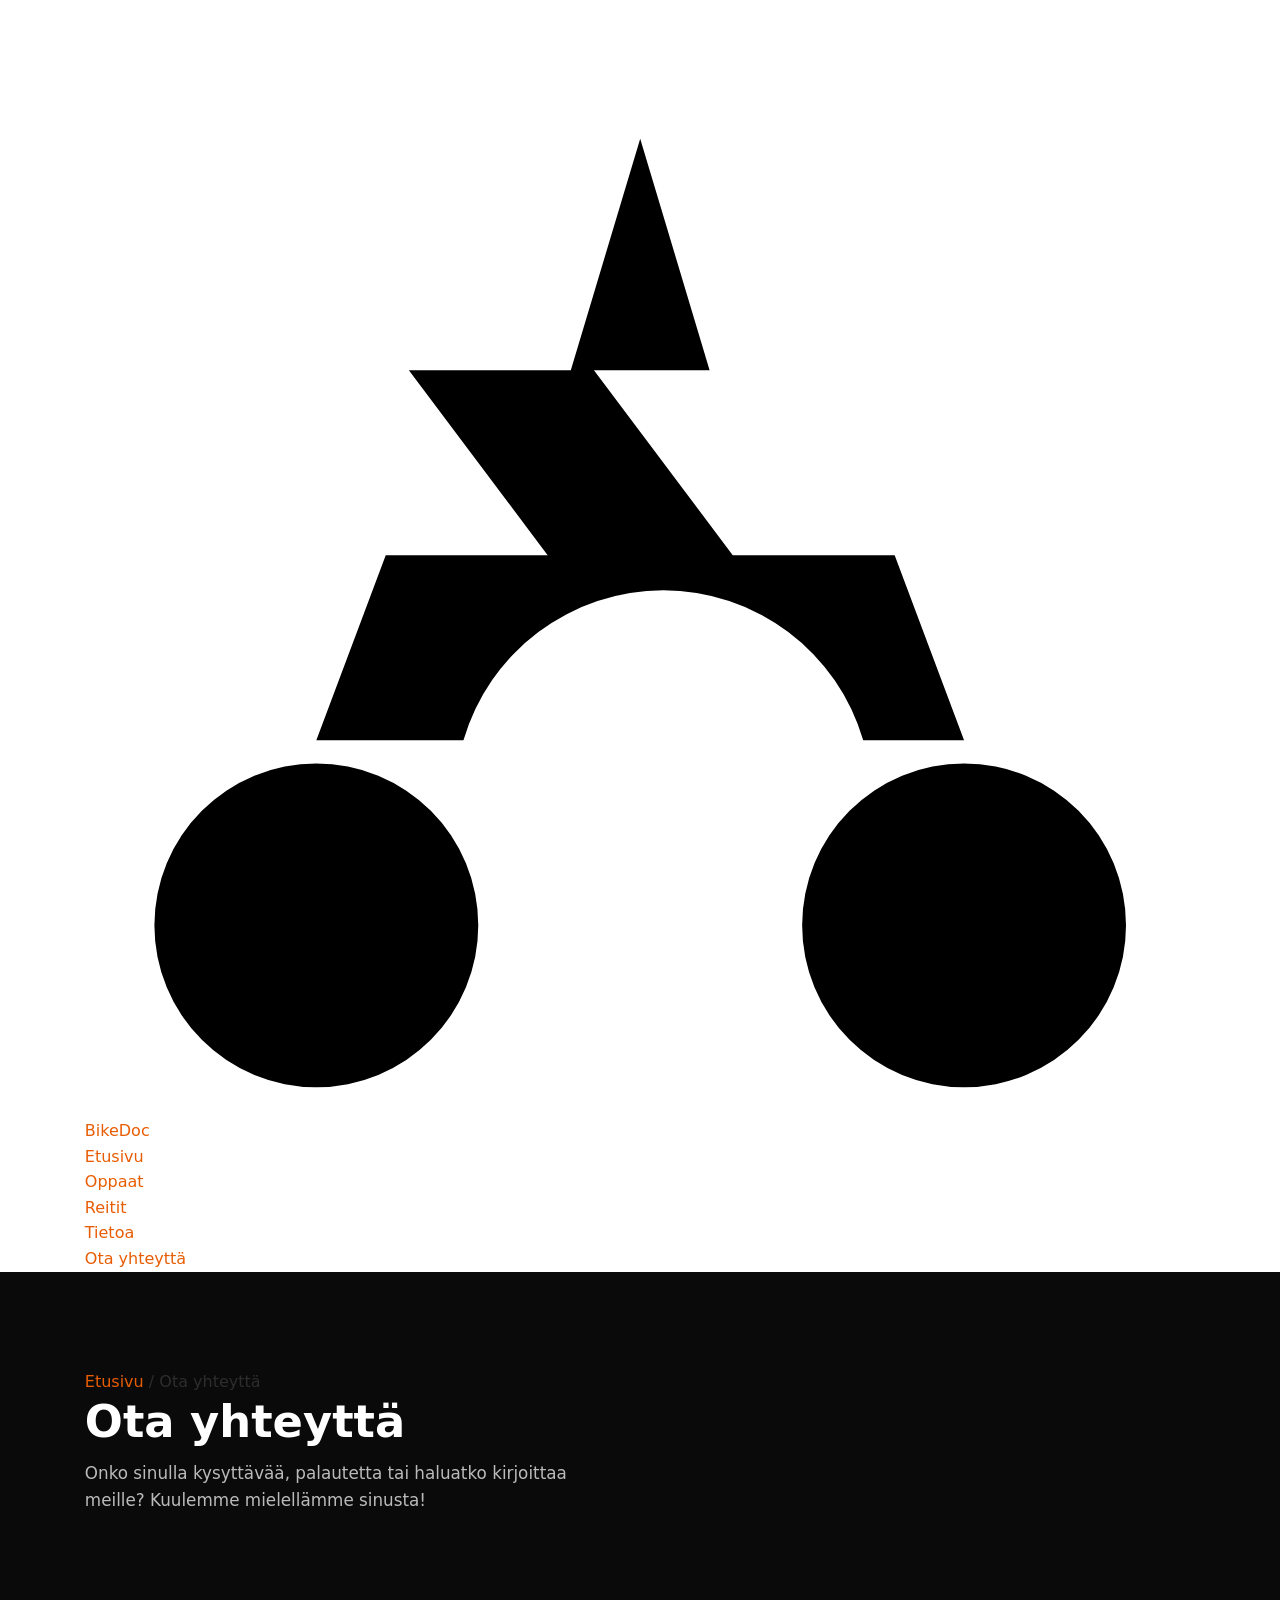
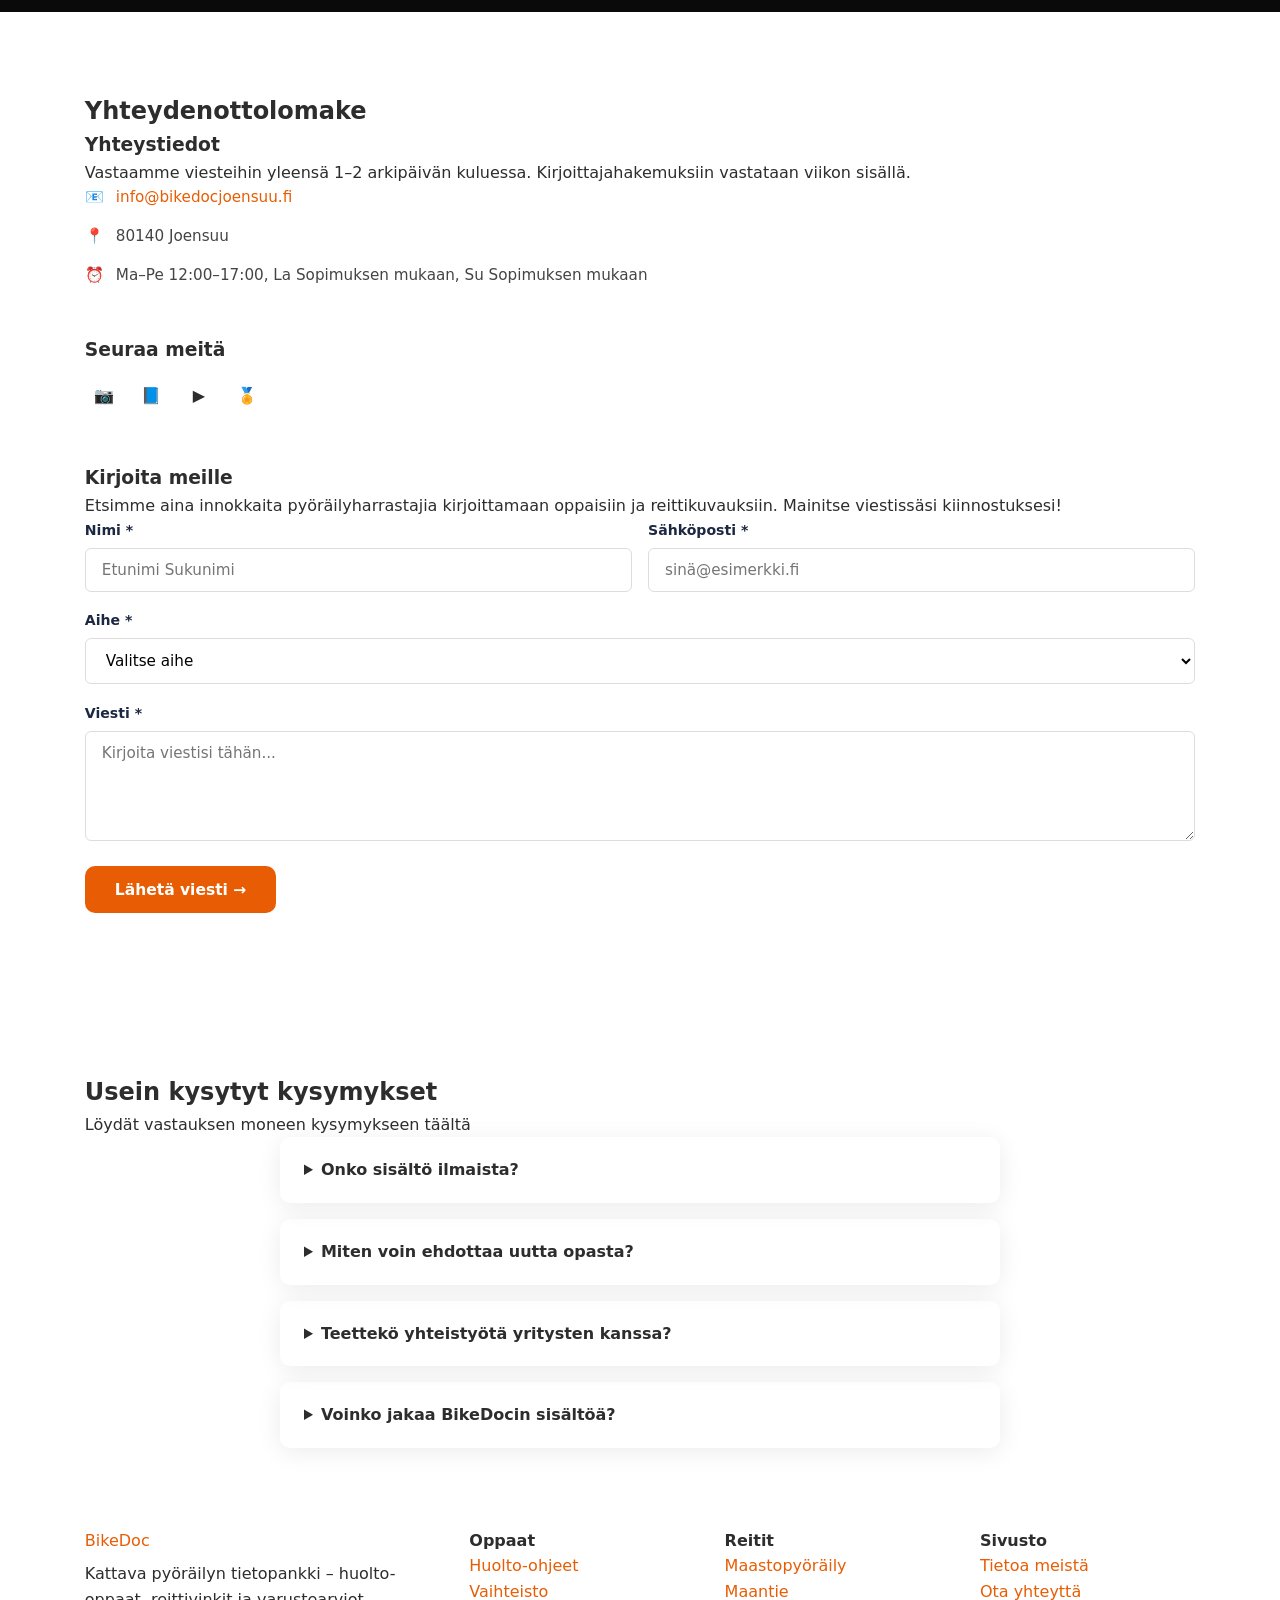
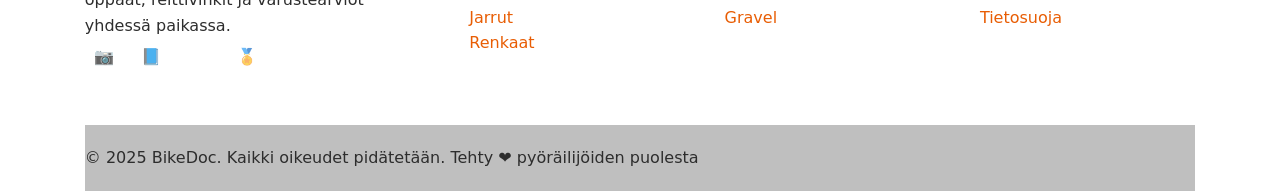
<file: contact.html>
<!DOCTYPE html>
<html lang="fi">
<head>
  <meta charset="UTF-8" />
  <meta name="viewport" content="width=device-width, initial-scale=1.0" />
  <title>Ota yhteyttä – BikeDoc</title>
  <meta name="description" content="Ota yhteyttä BikeDoc-tiimiin. Vastaamme palautteeseen, yhteistyöehdotuksiin ja kirjoittajahakemuksiin." />
  <link rel="stylesheet" href="css/style.css" />
  <script src="js/yhteystiedot.js" defer></script>
</head>
<body>
  <noscript><p>Yhteystietojen näyttäminen edellyttää JavaScriptin käyttöönottoa selaimessa.</p></noscript>

  <!-- ============================================================
       NAVIGAATIO
       ============================================================ -->
  <nav class="navbar" role="navigation" aria-label="Päänavigaatio">
    <div class="container">

      <a href="index.html" class="navbar-logo">
        <svg viewBox="0 0 24 24" xmlns="http://www.w3.org/2000/svg" aria-hidden="true">
          <path d="M5 16.5A3.5 3.5 0 1 0 5 23.5 3.5 3.5 0 0 0 5 16.5zm14 0a3.5 3.5 0 1 0 0 7 3.5 3.5 0 0 0 0-7zM12 3l-1.5 5H7l3 4H6.5L5 16h3.18a4.5 4.5 0 0 1 8.64 0H19l-1.5-4H14l-3-4h2.5L12 3z"/>
        </svg>
        Bike<span>Doc</span>
      </a>

      <button class="hamburger" id="hamburger" aria-label="Avaa valikko" aria-expanded="false" aria-controls="navbar-links">
        <span></span>
        <span></span>
        <span></span>
      </button>

      <ul class="navbar-links" id="navbar-links" role="list">
        <li><a href="index.html">Etusivu</a></li>
        <li><a href="guides.html">Oppaat</a></li>
        <li><a href="routes.html">Reitit</a></li>
        <li><a href="about.html">Tietoa</a></li>
        <li><a href="contact.html" class="btn-nav active" aria-current="page">Ota yhteyttä</a></li>
      </ul>

    </div>
  </nav><!-- /navbar -->


  <!-- ============================================================
       PAGE HERO
       ============================================================ -->
  <header class="page-hero" role="banner">
    <div class="container">
      <nav class="breadcrumb" aria-label="Murupolku">
        <a href="index.html">Etusivu</a>
        <span class="sep" aria-hidden="true">/</span>
        <span aria-current="page">Ota yhteyttä</span>
      </nav>
      <h1>Ota yhteyttä</h1>
      <p>Onko sinulla kysyttävää, palautetta tai haluatko kirjoittaa meille? Kuulemme mielellämme sinusta!</p>
    </div>
  </header>


  <!-- ============================================================
       PÄÄSISÄLTÖ
       ============================================================ -->
  <main id="main-content">

    <section class="section" aria-labelledby="contact-heading">
      <div class="container">
        <h2 class="section-title visually-hidden" id="contact-heading">Yhteydenottolomake</h2>

        <div class="contact-wrapper">

          <!-- Yhteystiedot -->
          <div class="contact-info">
            <h3>Yhteystiedot</h3>
            <p>Vastaamme viesteihin yleensä 1–2 arkipäivän kuluessa. Kirjoittajahakemuksiin vastataan viikon sisällä.</p>

            <div class="contact-detail">
              <span class="icon" aria-hidden="true">📧</span>
              <a data-contact-link="email" data-contact="email"></a>
            </div>
            <div class="contact-detail">
              <span class="icon" aria-hidden="true">📍</span>
              <span data-contact="postalCity"></span>
            </div>
            <div class="contact-detail">
              <span class="icon" aria-hidden="true">⏰</span>
              <span data-contact="hoursSummary"></span>
            </div>

            <hr style="border: none; border-top: 1px solid var(--color-border); margin: 1.5rem 0;" />

            <h3>Seuraa meitä</h3>
            <div class="social-links" style="margin-top:0.75rem;" aria-label="Sosiaalinen media">
              <a href="#" aria-label="Instagram" style="color:var(--color-text); background: var(--color-light);">📷</a>
              <a href="#" aria-label="Facebook" style="color:var(--color-text); background: var(--color-light);">📘</a>
              <a href="#" aria-label="YouTube" style="color:var(--color-text); background: var(--color-light);">▶️</a>
              <a href="#" aria-label="Strava" style="color:var(--color-text); background: var(--color-light);">🏅</a>
            </div>

            <hr style="border: none; border-top: 1px solid var(--color-border); margin: 1.5rem 0;" />

            <h3>Kirjoita meille</h3>
            <p>Etsimme aina innokkaita pyöräilyharrastajia kirjoittamaan oppaisiin ja reittikuvauksiin. Mainitse viestissäsi kiinnostuksesi!</p>
          </div><!-- /contact-info -->


          <!-- Lomake -->
          <div class="contact-form">
            <!--
              HUOM: Tämä on HTML-lomake ilman palvelinpuolen käsittelyä.
              Kytke se Formspree- tai Netlify Forms -palveluun muuttamalla
              action-attribuutti. Esim. action="https://formspree.io/f/SINUN_ID"
            -->
            <form
              id="contact-form"
              action="#"
              method="POST"
              novalidate
              aria-label="Yhteydenottolomake"
            >
              <!-- Nimi + sähköposti vierekkäin (grid) -->
              <div style="display:grid; grid-template-columns:1fr 1fr; gap:1rem;">
                <div class="form-group">
                  <label for="name">Nimi <span aria-hidden="true" style="color:var(--color-primary)">*</span></label>
                  <input
                    type="text"
                    id="name"
                    name="name"
                    placeholder="Etunimi Sukunimi"
                    required
                    autocomplete="name"
                  />
                </div>
                <div class="form-group">
                  <label for="email">Sähköposti <span aria-hidden="true" style="color:var(--color-primary)">*</span></label>
                  <input
                    type="email"
                    id="email"
                    name="email"
                    placeholder="sinä@esimerkki.fi"
                    required
                    autocomplete="email"
                  />
                </div>
              </div>

              <!-- Aihe -->
              <div class="form-group">
                <label for="subject">Aihe <span aria-hidden="true" style="color:var(--color-primary)">*</span></label>
                <select id="subject" name="subject" required>
                  <option value="" disabled selected>Valitse aihe</option>
                  <option value="palaute">Palaute sivustosta</option>
                  <option value="sisalto">Sisältöehdotus</option>
                  <option value="kirjoittaja">Halusin kirjoittaa</option>
                  <option value="yhteistyo">Yhteistyöehdotus</option>
                  <option value="muu">Muu asia</option>
                </select>
              </div>

              <!-- Viesti -->
              <div class="form-group">
                <label for="message">Viesti <span aria-hidden="true" style="color:var(--color-primary)">*</span></label>
                <textarea
                  id="message"
                  name="message"
                  placeholder="Kirjoita viestisi tähän..."
                  required
                ></textarea>
              </div>

              <!-- Ilmoitus onnistumisesta (piilotettu oletuksena) -->
              <div id="form-success" role="alert" aria-live="polite" style="display:none; background:#d4edda; color:#155724; padding:1rem; border-radius:var(--radius); margin-bottom:1rem;">
                ✅ Kiitos viestistäsi! Otamme sinuun yhteyttä pian.
              </div>
              <div id="form-error" role="alert" aria-live="polite" style="display:none; background:#f8d7da; color:#721c24; padding:1rem; border-radius:var(--radius); margin-bottom:1rem;">
                ❌ Jotain meni pieleen. Tarkista kentät ja yritä uudelleen.
              </div>

              <button type="submit" class="btn btn-primary">Lähetä viesti →</button>

            </form>
          </div><!-- /contact-form -->

        </div><!-- /contact-wrapper -->

      </div>
    </section><!-- /contact -->


    <!-- UKK / FAQ -->
    <section class="section bg-light" aria-labelledby="faq-heading">
      <div class="container">

        <div class="section-header centered">
          <h2 class="section-title" id="faq-heading">Usein kysytyt kysymykset</h2>
          <p class="section-subtitle">Löydät vastauksen moneen kysymykseen täältä</p>
        </div>

        <div style="max-width:720px; margin:0 auto;">

          <details style="background:var(--color-white); border-radius:var(--radius); box-shadow:var(--shadow); padding:1.25rem 1.5rem; margin-bottom:1rem;">
            <summary style="font-weight:700; cursor:pointer; color:var(--color-dark);">Onko sisältö ilmaista?</summary>
            <p style="margin-top:0.75rem; color:var(--color-muted); font-size:0.95rem;">Kyllä! Kaikki BikeDocin oppaat, reitit ja arviot ovat täysin ilmaisia. Ei rekisteröitymistä, ei maksumuureja.</p>
          </details>

          <details style="background:var(--color-white); border-radius:var(--radius); box-shadow:var(--shadow); padding:1.25rem 1.5rem; margin-bottom:1rem;">
            <summary style="font-weight:700; cursor:pointer; color:var(--color-dark);">Miten voin ehdottaa uutta opasta?</summary>
            <p style="margin-top:0.75rem; color:var(--color-muted); font-size:0.95rem;">Valitse lomakkeesta aiheeksi "Sisältöehdotus" ja kerro aiheesta. Käymme kaikki ehdotukset läpi ja otamme parhaat mukaan julkaisusuunnitelmaamme.</p>
          </details>

          <details style="background:var(--color-white); border-radius:var(--radius); box-shadow:var(--shadow); padding:1.25rem 1.5rem; margin-bottom:1rem;">
            <summary style="font-weight:700; cursor:pointer; color:var(--color-dark);">Teettekö yhteistyötä yritysten kanssa?</summary>
            <p style="margin-top:0.75rem; color:var(--color-muted); font-size:0.95rem;">Kyllä, harkitsemme asiaankuuluvia yhteistyöpyyntöjä. Kaikki yhteistyöt merkitään avoimesti, ja toimituksellinen riippumattomuus säilyy aina.</p>
          </details>

          <details style="background:var(--color-white); border-radius:var(--radius); box-shadow:var(--shadow); padding:1.25rem 1.5rem;">
            <summary style="font-weight:700; cursor:pointer; color:var(--color-dark);">Voinko jakaa BikeDocin sisältöä?</summary>
            <p style="margin-top:0.75rem; color:var(--color-muted); font-size:0.95rem;">Voit linkittää artikkeleihimme vapaasti. Sisällön kopioiminen kokonaan on kielletty ilman kirjallista lupaa. Ota tarvittaessa yhteyttä.</p>
          </details>

        </div>

      </div>
    </section><!-- /faq -->

  </main><!-- /main-content -->


  <!-- ============================================================
       FOOTER
       ============================================================ -->
  <footer class="footer" role="contentinfo">
    <div class="container">
      <div class="footer-grid">
        <div class="footer-brand">
          <a href="index.html" class="navbar-logo" style="margin-bottom:0.5rem; display:inline-flex;">
            Bike<span>Doc</span>
          </a>
          <p>Kattava pyöräilyn tietopankki – huolto-oppaat, reittivinkit ja varustearviot yhdessä paikassa.</p>
          <div class="social-links" aria-label="Sosiaalinen media">
            <a href="#" aria-label="Instagram">📷</a>
            <a href="#" aria-label="Facebook">📘</a>
            <a href="#" aria-label="YouTube">▶️</a>
            <a href="#" aria-label="Strava">🏅</a>
          </div>
        </div>
        <div class="footer-col">
          <h4>Oppaat</h4>
          <ul class="footer-links">
            <li><a href="guides.html">Huolto-ohjeet</a></li>
            <li><a href="guides.html">Vaihteisto</a></li>
            <li><a href="guides.html">Jarrut</a></li>
            <li><a href="guides.html">Renkaat</a></li>
          </ul>
        </div>
        <div class="footer-col">
          <h4>Reitit</h4>
          <ul class="footer-links">
            <li><a href="routes.html">Maastopyöräily</a></li>
            <li><a href="routes.html">Maantie</a></li>
            <li><a href="routes.html">Gravel</a></li>
          </ul>
        </div>
        <div class="footer-col">
          <h4>Sivusto</h4>
          <ul class="footer-links">
            <li><a href="about.html">Tietoa meistä</a></li>
            <li><a href="contact.html">Ota yhteyttä</a></li>
            <li><a href="#">Tietosuoja</a></li>
          </ul>
        </div>
      </div>
      <div class="footer-bottom">
        <span>© 2025 BikeDoc. Kaikki oikeudet pidätetään.</span>
        <span>Tehty ❤️ pyöräilijöiden puolesta</span>
      </div>
    </div>
  </footer>


  <!-- JavaScript – Hamburger + lomakevalidointi -->
  <script>
    (function () {
      /* --- Hamburger-valikko --- */
      const hamburger = document.getElementById('hamburger');
      const navLinks  = document.getElementById('navbar-links');

      hamburger.addEventListener('click', function () {
        const isOpen = navLinks.classList.toggle('open');
        hamburger.classList.toggle('open', isOpen);
        hamburger.setAttribute('aria-expanded', isOpen);
      });

      navLinks.querySelectorAll('a').forEach(function (link) {
        link.addEventListener('click', function () {
          navLinks.classList.remove('open');
          hamburger.classList.remove('open');
          hamburger.setAttribute('aria-expanded', 'false');
        });
      });

      document.addEventListener('click', function (e) {
        if (!hamburger.contains(e.target) && !navLinks.contains(e.target)) {
          navLinks.classList.remove('open');
          hamburger.classList.remove('open');
          hamburger.setAttribute('aria-expanded', 'false');
        }
      });

      /* --- Lomake (yksinkertainen client-side validointi) ---
         Kun kytket lomakkeen oikeaan backendiin (esim. Formspree),
         poista tämä demo-käsittelijä ja lisää action-attribuutti.
      */
      const form    = document.getElementById('contact-form');
      const success = document.getElementById('form-success');
      const error   = document.getElementById('form-error');

      form.addEventListener('submit', function (e) {
        e.preventDefault();
        success.style.display = 'none';
        error.style.display   = 'none';

        if (!form.checkValidity()) {
          form.reportValidity();
          error.style.display = 'block';
          return;
        }

        // Demo: näytä onnistumisviesti ilman oikeaa lähetystä
        success.style.display = 'block';
        form.reset();
        success.scrollIntoView({ behavior: 'smooth', block: 'nearest' });
      });
    })();
  </script>

</body>
</html>
</file>
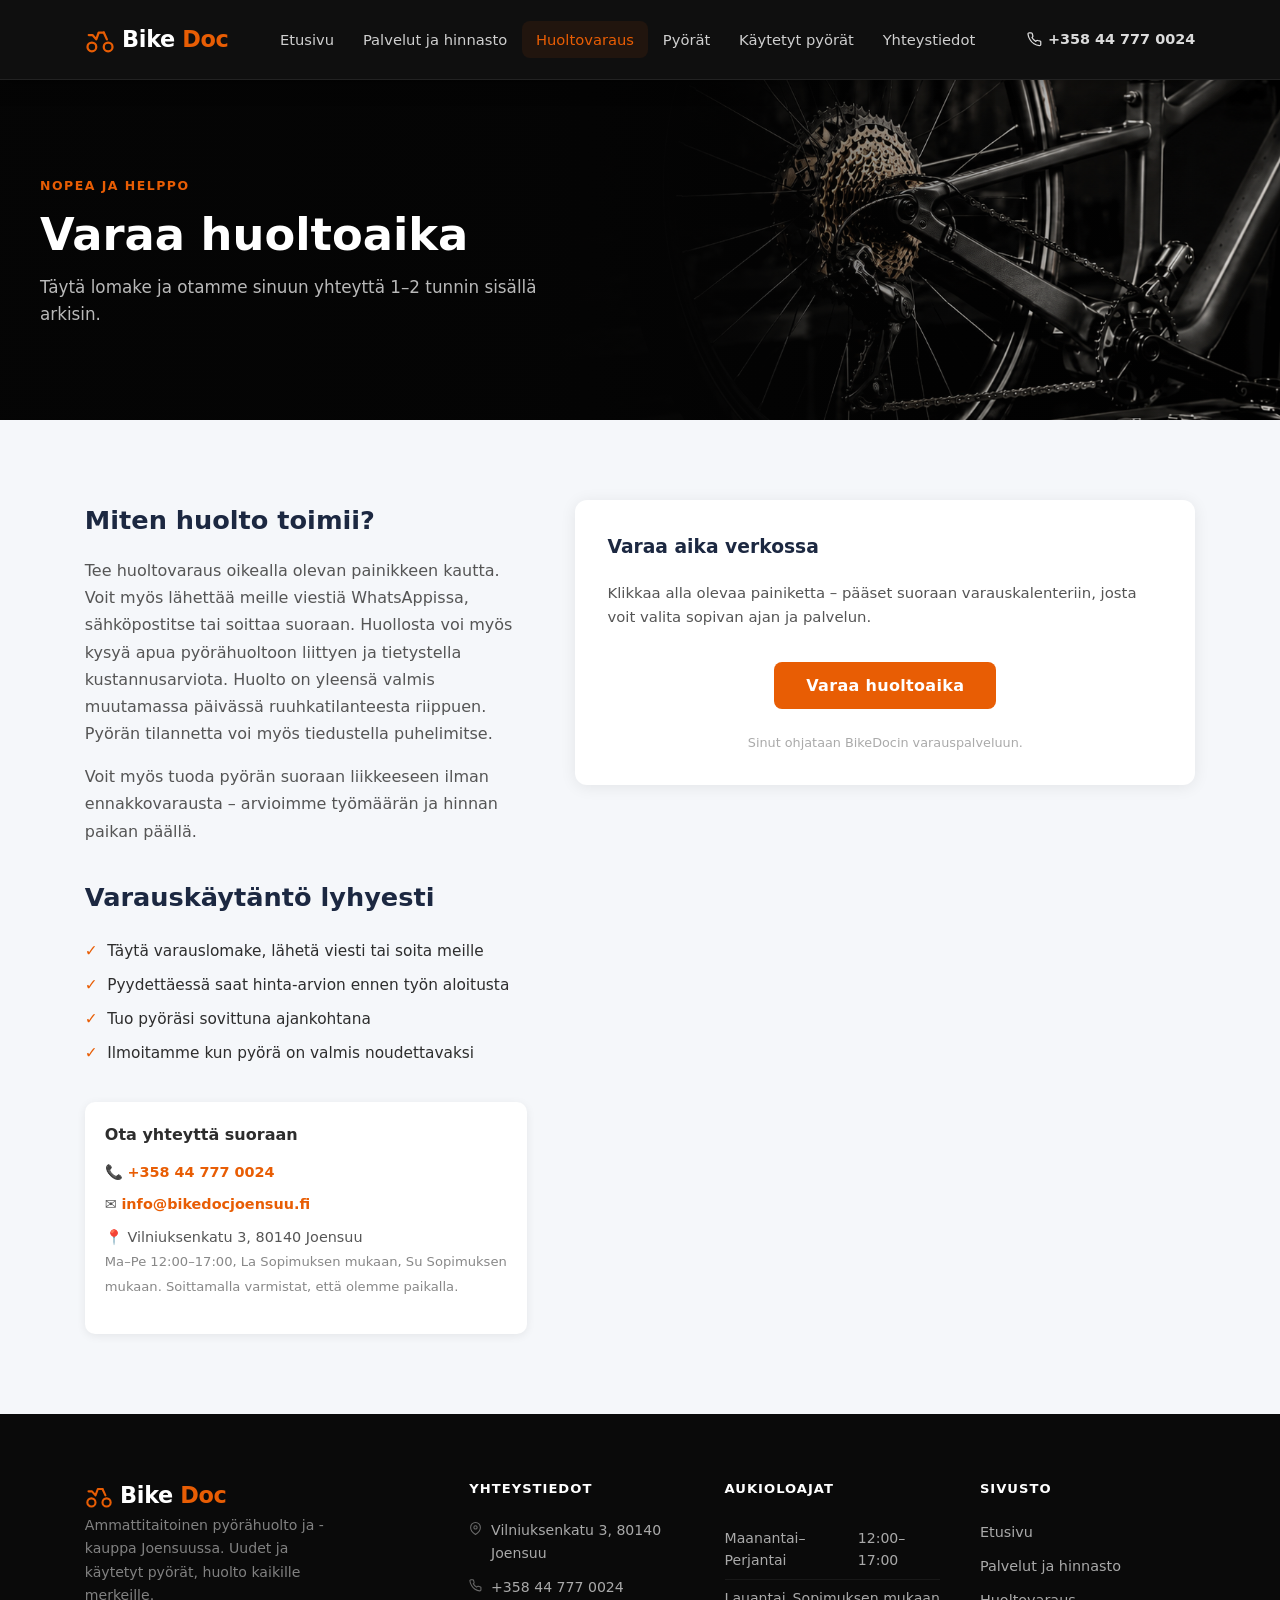
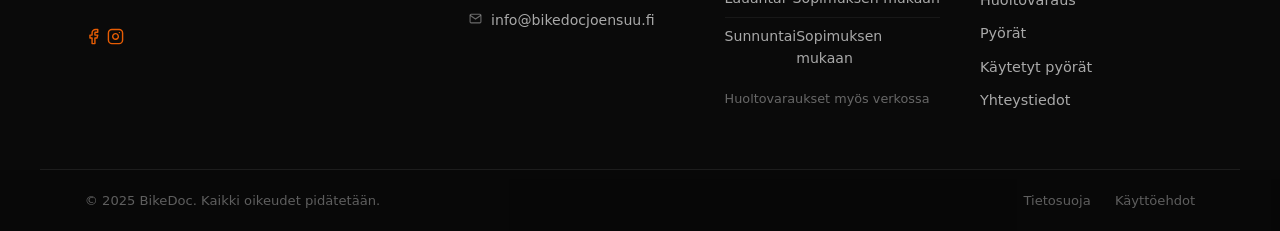
<file: huoltovaraus.html>
﻿<!DOCTYPE html>
<html lang="fi">
<head>
  <meta charset="UTF-8" />
  <meta name="viewport" content="width=device-width, initial-scale=1.0" />
  <title>Huoltovaraus – BikeDoc</title>
  <meta name="description" content="Varaa pyörähuolto BikeDocilta helposti verkossa. Perushuolto, renkaanvaihto, vaihteisto, sähköpyörän huolto – nopea toimitus." />
  <link rel="stylesheet" href="css/style.css" />
  <script src="js/yhteystiedot.js" defer></script>
</head>
<body>
  <noscript><p>Yhteystietojen näyttäminen edellyttää JavaScriptin käyttöönottoa selaimessa.</p></noscript>

  <header class="site-header" id="site-header">
    <div class="container hdr-inner">
      <a href="index.html" class="logo" aria-label="BikeDoc etusivu">
        <svg width="30" height="30" viewBox="0 0 24 24" fill="none" stroke="currentColor"
             stroke-width="1.8" stroke-linecap="round" stroke-linejoin="round" aria-hidden="true">
          <circle cx="5.5" cy="17.5" r="3.5"/>
          <circle cx="18.5" cy="17.5" r="3.5"/>
          <path d="M15 6h-4l-2 5.5-3-3.5H3"/>
          <path d="M15 6l2.5 5.5"/>
        </svg>
        Bike<span>Doc</span>
      </a>
      <button class="hamburger" id="hamburger"
              aria-label="Avaa valikko" aria-expanded="false" aria-controls="main-nav">
        <span></span><span></span><span></span>
      </button>
      <nav class="main-nav" id="main-nav" role="navigation" aria-label="Päänavigaatio">
        <ul>
          <li><a href="index.html">Etusivu</a></li>
          <li><a href="palvelut.html">Palvelut ja hinnasto</a></li>
          <li><a href="huoltovaraus.html" class="active" aria-current="page">Huoltovaraus</a></li>
          <li><a href="pyorat.html">Pyörät</a></li>
          <li><a href="kaytetyt.html">Käytetyt pyörät</a></li>
          <li><a href="yhteystiedot.html">Yhteystiedot</a></li>
        </ul>
      </nav>
      <a data-contact-link="phone" class="hdr-phone" aria-label="Soita meille">
        <svg width="15" height="15" viewBox="0 0 24 24" fill="none" stroke="currentColor"
             stroke-width="2" stroke-linecap="round" stroke-linejoin="round" aria-hidden="true">
          <path d="M22 16.92v3a2 2 0 0 1-2.18 2 19.79 19.79 0 0 1-8.63-3.07
                   A19.5 19.5 0 0 1 4.69 12a19.79 19.79 0 0 1-3.07-8.67
                   A2 2 0 0 1 3.6 1.27h3a2 2 0 0 1 2 1.72
                   c.127.96.361 1.903.7 2.81a2 2 0 0 1-.45 2.11L7.91 8.9
                   a16 16 0 0 0 6.09 6.09l.98-.98a2 2 0 0 1 2.11-.45
                   c.907.339 1.85.573 2.81.7A2 2 0 0 1 22 16.92z"/>
        </svg>
        <span data-contact="phone"></span>
      </a>
    </div>
  </header>

<!-- Yläbanneri -->
  <section class="page-hero">
    <div class="page-hero-bg" style="background-image:url('images/huoltovaraus.png');"></div>
    <div class="page-hero-overlay"></div>
    <div class="container page-hero-inner">
      <div class="page-hero-text">
        <span class="page-eyebrow">Nopea ja helppo</span>
        <h1>Varaa huoltoaika</h1>
        <p>Täytä lomake ja otamme sinuun yhteyttä 1–2 tunnin sisällä arkisin.</p>
      </div>
    </div>
  </section>

  <!-- Varauslomake -->
  <section class="section booking-section">
    <div class="container">
      <div class="booking-grid">

        <!-- Info vasemmalla -->
        <div class="booking-info">
          <h2>Miten huolto toimii?</h2>
          <p>
            Tee huoltovaraus oikealla olevan painikkeen kautta. Voit myös lähettää meille viestiä WhatsAppissa, sähköpostitse tai soittaa suoraan.
            Huollosta voi myös kysyä apua pyörähuoltoon liittyen ja tietystella kustannusarviota. Huolto on yleensä valmis muutamassa päivässä ruuhkatilanteesta riippuen. Pyörän tilannetta voi myös tiedustella puhelimitse.
          </p>
          <p>
            Voit myös tuoda pyörän suoraan liikkeeseen ilman ennakkovarausta –
            arvioimme työmäärän ja hinnan paikan päällä.
          </p>

          <h2 style="margin-top:2rem;">Varauskäytäntö lyhyesti</h2>
          <ul class="check-list" style="margin-top:0.75rem;">
            <li>Täytä varauslomake, lähetä viesti tai soita meille</li>
            <li>Pyydettäessä saat hinta-arvion ennen työn aloitusta</li>
            <li>Tuo pyöräsi sovittuna ajankohtana</li>
            <li>Ilmoitamme kun pyörä on valmis noudettavaksi</li>
          </ul>

          <div style="margin-top:2rem;padding:1.25rem;background:#fff;border-radius:10px;box-shadow:0 2px 10px rgba(0,0,0,.07);">
            <h3 style="font-size:1rem;margin-bottom:0.75rem;">Ota yhteyttä suoraan</h3>
            <p style="font-size:0.9rem;color:#555;margin-bottom:0.5rem;">
              📞 <a data-contact-link="phone" style="color:var(--clr-primary);font-weight:600;"><span data-contact="phone"></span></a>
            </p>
            <p style="font-size:0.9rem;color:#555;margin-bottom:0.5rem;">
              ✉️ <a data-contact-link="email" data-contact="email" style="color:var(--clr-primary);font-weight:600;"></a>
            </p>
            <p style="font-size:0.9rem;color:#555;">
              📍 <span data-contact="address"></span><br>
              <span style="font-size:0.82rem;color:#888;"><span data-contact="hoursSummary"></span>. Soittamalla varmistat, että olemme paikalla.</span>
            </p>
          </div>
        </div>

        <!-- Varauskalenteri oikealla -->
        <div class="booking-form-card booking-setmore">
          <h3>Varaa aika verkossa</h3>
          <p style="font-size:0.93rem;color:#555;margin-bottom:2rem;">
            Klikkaa alla olevaa painiketta – pääset suoraan varauskalenteriin,
            josta voit valita sopivan ajan ja palvelun.
          </p>

          <div style="text-align:center;">
            <script
              id="anywhere_book_now_script"
              src="https://assets.setmore.com/integration/book-now/live/v1/anywhere-book-now.js">
            </script>
            <button
              id="Anywhere_button_iframe"
              class="anywhere-book-now-button"
              style="
                background-color: #e85d04;
                color: #fff;
                border: none;
                padding: 14px 32px;
                font-size: 1rem;
                font-weight: 700;
                border-radius: 8px;
                cursor: pointer;
                letter-spacing: 0.02em;
                transition: background-color 0.2s ease;
              "
              data-booking-url="https://noljakanpyoumlraumltallioy.setmore.com"
              data-new-tab="false"
              onmouseover="this.style.backgroundColor='#c44b00'"
              onmouseout="this.style.backgroundColor='#e85d04'"
            >
              Varaa huoltoaika
            </button>
          </div>

          <p style="font-size:0.8rem;color:#aaa;text-align:center;margin-top:1.5rem;">
            Sinut ohjataan BikeDocin varauspalveluun.
          </p>
        </div>

      </div>
    </div>
  </section>

  <!-- Footer -->
  <footer class="site-footer">
    <div class="container footer-grid">
      <div class="fc fc-brand">
        <a href="index.html" class="logo" aria-label="BikeDoc etusivu">
          <svg width="28" height="28" viewBox="0 0 24 24" fill="none" stroke="currentColor"
               stroke-width="1.8" stroke-linecap="round" stroke-linejoin="round" aria-hidden="true">
            <circle cx="5.5" cy="17.5" r="3.5"/>
            <circle cx="18.5" cy="17.5" r="3.5"/>
            <path d="M15 6h-4l-2 5.5-3-3.5H3"/>
            <path d="M15 6l2.5 5.5"/>
          </svg>
          Bike<span>Doc</span>
        </a>
        <p>Ammattitaitoinen pyörähuolto ja -kauppa <span data-contact="cityIn"></span>.
           Uudet ja käytetyt pyörät, huolto kaikille merkeille.</p>
        <div class="footer-social">
          <a href="https://facebook.com/" target="_blank" rel="noopener noreferrer" aria-label="Facebook">
            <svg width="17" height="17" viewBox="0 0 24 24" fill="none" stroke="currentColor"
                 stroke-width="2" stroke-linecap="round" stroke-linejoin="round" aria-hidden="true">
              <path d="M18 2h-3a5 5 0 0 0-5 5v3H7v4h3v8h4v-8h3l1-4h-4V7a1 1 0 0 1 1-1h3z"/>
            </svg>
          </a>
          <a href="https://instagram.com/" target="_blank" rel="noopener noreferrer" aria-label="Instagram">
            <svg width="17" height="17" viewBox="0 0 24 24" fill="none" stroke="currentColor"
                 stroke-width="2" stroke-linecap="round" stroke-linejoin="round" aria-hidden="true">
              <rect x="2" y="2" width="20" height="20" rx="5" ry="5"/>
              <path d="M16 11.37A4 4 0 1 1 12.63 8 4 4 0 0 1 16 11.37z"/>
              <line x1="17.5" y1="6.5" x2="17.51" y2="6.5"/>
            </svg>
          </a>
        </div>
      </div>
      <div class="fc">
        <h4>Yhteystiedot</h4>
        <ul class="fc-list contact-list">
          <li>
            <svg width="13" height="13" viewBox="0 0 24 24" fill="none" stroke="currentColor" stroke-width="2" aria-hidden="true">
              <path d="M21 10c0 7-9 13-9 13s-9-6-9-13a9 9 0 0 1 18 0z"/>
              <circle cx="12" cy="10" r="3"/>
            </svg>
            <span data-contact="address"></span>
          </li>
          <li>
            <svg width="13" height="13" viewBox="0 0 24 24" fill="none" stroke="currentColor" stroke-width="2" aria-hidden="true">
              <path d="M22 16.92v3a2 2 0 0 1-2.18 2 19.79 19.79 0 0 1-8.63-3.07A19.5 19.5 0 0 1 4.69 12a19.79 19.79 0 0 1-3.07-8.67A2 2 0 0 1 3.6 1.27h3a2 2 0 0 1 2 1.72c.127.96.361 1.903.7 2.81a2 2 0 0 1-.45 2.11L7.91 8.9a16 16 0 0 0 6.09 6.09l.98-.98a2 2 0 0 1 2.11-.45c.907.339 1.85.573 2.81.7A2 2 0 0 1 22 16.92z"/>
            </svg>
            <a data-contact-link="phone"><span data-contact="phone"></span></a>
          </li>
          <li>
            <svg width="13" height="13" viewBox="0 0 24 24" fill="none" stroke="currentColor" stroke-width="2" aria-hidden="true">
              <path d="M4 4h16c1.1 0 2 .9 2 2v12c0 1.1-.9 2-2 2H4c-1.1 0-2-.9-2-2V6c0-1.1.9-2 2-2z"/>
              <polyline points="22,6 12,13 2,6"/>
            </svg>
            <a data-contact-link="email" data-contact="email"></a>
          </li>
        </ul>
      </div>
      <div class="fc">
        <h4>Aukioloajat</h4>
        <ul class="fc-list hours-list" data-contact-hours="list"></ul>
        <p class="hours-note">Huoltovaraukset myös verkossa</p>
      </div>
      <div class="fc">
        <h4>Sivusto</h4>
        <ul class="fc-list nav-list">
          <li><a href="index.html">Etusivu</a></li>
          <li><a href="palvelut.html">Palvelut ja hinnasto</a></li>
          <li><a href="huoltovaraus.html">Huoltovaraus</a></li>
          <li><a href="pyorat.html">Pyörät</a></li>
          <li><a href="kaytetyt.html">Käytetyt pyörät</a></li>
          <li><a href="yhteystiedot.html">Yhteystiedot</a></li>
        </ul>
      </div>
    </div>
    <div class="footer-bottom">
      <div class="container footer-bottom-inner">
        <span>© 2025 BikeDoc. Kaikki oikeudet pidätetään.</span>
        <nav aria-label="Alatason navigaatio">
          <a href="#">Tietosuoja</a>
          <a href="#">Käyttöehdot</a>
        </nav>
      </div>
    </div>
  </footer>

  <script>
    (function () {
      var hamburger = document.getElementById('hamburger');
      var nav       = document.getElementById('main-nav');
      hamburger.addEventListener('click', function () {
        var open = nav.classList.toggle('open');
        hamburger.classList.toggle('open', open);
        hamburger.setAttribute('aria-expanded', String(open));
      });
      nav.querySelectorAll('a').forEach(function (a) {
        a.addEventListener('click', function () {
          nav.classList.remove('open');
          hamburger.classList.remove('open');
          hamburger.setAttribute('aria-expanded', 'false');
        });
      });
      document.addEventListener('click', function (e) {
        if (!hamburger.contains(e.target) && !nav.contains(e.target)) {
          nav.classList.remove('open');
          hamburger.classList.remove('open');
          hamburger.setAttribute('aria-expanded', 'false');
        }
      });
    })();
  </script>

</body>
</html>
</file>
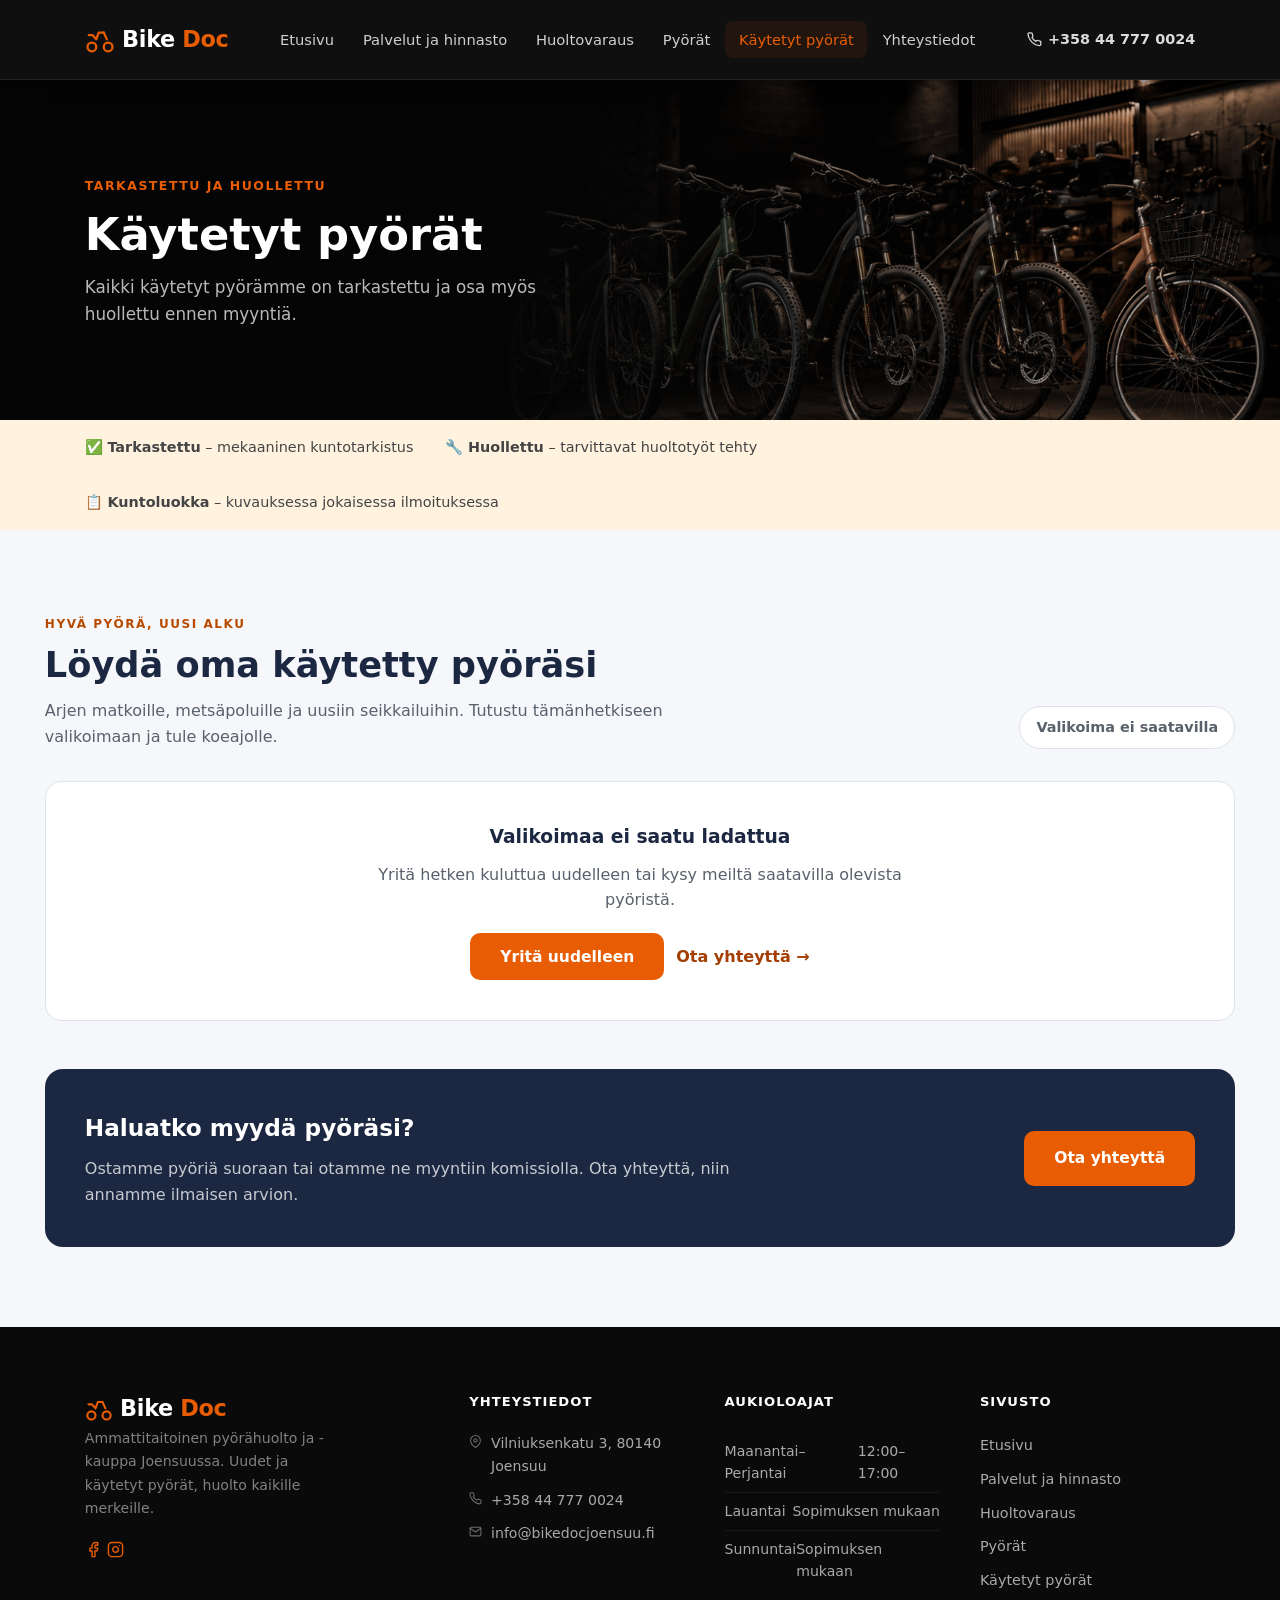
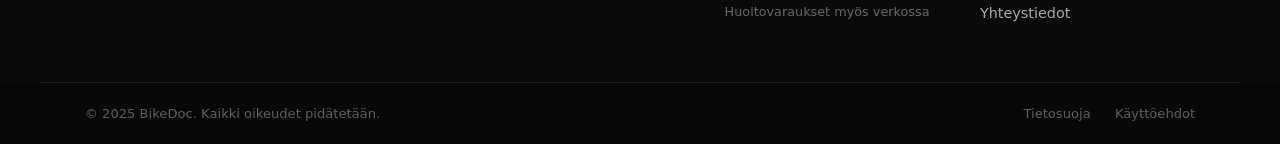
<file: kaytetyt.html>
﻿<!DOCTYPE html>
<html lang="fi">
<head>
  <meta charset="UTF-8" />
  <meta name="viewport" content="width=device-width, initial-scale=1.0" />
  <title>Käytetyt pyörät – BikeDoc</title>
  <meta name="description" content="BikeDocin käytetyt pyörät – tarkastetut ja huolletut käytetyt maantie-, maasto-, gravel- ja sähköpyörät. Edulliset hinnat." />
  <link rel="stylesheet" href="css/style.css" />
  <link rel="stylesheet" href="css/kaytetyt.css" />
  <script src="js/yhteystiedot.js" defer></script>
  <script type="module" src="js/kaytetyt.js"></script>
</head>
<body class="used-page">
  <noscript><p>Pyörävalikoiman ja yhteystietojen näyttäminen edellyttää JavaScriptin käyttöönottoa selaimessa.</p></noscript>

  <header class="site-header" id="site-header">
    <div class="container hdr-inner">
      <a href="index.html" class="logo" aria-label="BikeDoc etusivu">
        <svg width="30" height="30" viewBox="0 0 24 24" fill="none" stroke="currentColor"
             stroke-width="1.8" stroke-linecap="round" stroke-linejoin="round" aria-hidden="true">
          <circle cx="5.5" cy="17.5" r="3.5"/>
          <circle cx="18.5" cy="17.5" r="3.5"/>
          <path d="M15 6h-4l-2 5.5-3-3.5H3"/>
          <path d="M15 6l2.5 5.5"/>
        </svg>
        Bike<span>Doc</span>
      </a>
      <button class="hamburger" id="hamburger"
              aria-label="Avaa valikko" aria-expanded="false" aria-controls="main-nav">
        <span></span><span></span><span></span>
      </button>
      <nav class="main-nav" id="main-nav" role="navigation" aria-label="Päänavigaatio">
        <ul>
          <li><a href="index.html">Etusivu</a></li>
          <li><a href="palvelut.html">Palvelut ja hinnasto</a></li>
          <li><a href="huoltovaraus.html">Huoltovaraus</a></li>
          <li><a href="pyorat.html">Pyörät</a></li>
          <li><a href="kaytetyt.html" class="active" aria-current="page">Käytetyt pyörät</a></li>
          <li><a href="yhteystiedot.html">Yhteystiedot</a></li>
        </ul>
      </nav>
      <a data-contact-link="phone" class="hdr-phone" aria-label="Soita meille">
        <svg width="15" height="15" viewBox="0 0 24 24" fill="none" stroke="currentColor"
             stroke-width="2" stroke-linecap="round" stroke-linejoin="round" aria-hidden="true">
          <path d="M22 16.92v3a2 2 0 0 1-2.18 2 19.79 19.79 0 0 1-8.63-3.07
                   A19.5 19.5 0 0 1 4.69 12a19.79 19.79 0 0 1-3.07-8.67
                   A2 2 0 0 1 3.6 1.27h3a2 2 0 0 1 2 1.72
                   c.127.96.361 1.903.7 2.81a2 2 0 0 1-.45 2.11L7.91 8.9
                   a16 16 0 0 0 6.09 6.09l.98-.98a2 2 0 0 1 2.11-.45
                   c.907.339 1.85.573 2.81.7A2 2 0 0 1 22 16.92z"/>
        </svg>
        <span data-contact="phone"></span>
      </a>
    </div>
  </header>

<!-- Yläbanneri -->
  <section class="page-hero">
    <div class="page-hero-bg" style="background-image:url('images/kaytetyt.png');"></div>
    <div class="page-hero-overlay"></div>
    <div class="container page-hero-inner">
      <div class="page-hero-text">
        <span class="page-eyebrow">Tarkastettu ja huollettu</span>
        <h1>Käytetyt pyörät</h1>
        <p>Kaikki käytetyt pyörämme on tarkastettu ja osa myös huollettu ennen myyntiä.</p>
      </div>
    </div>
  </section>

  <!-- Info-palkki -->
  <div style="background: #fff3e0; padding: 1rem 0;">
    <div class="container" style="display:flex;align-items:center;gap:2rem;flex-wrap:wrap;font-size:0.9rem;color:#444;">
      <span>✅ <strong>Tarkastettu</strong> – mekaaninen kuntotarkistus</span>
      <span>🔧 <strong>Huollettu</strong> – tarvittavat huoltotyöt tehty</span>
      <span>📋 <strong>Kuntoluokka</strong> – kuvauksessa jokaisessa ilmoituksessa</span>
    </div>
  </div>

  <!-- Valikoima haetaan Sheetsistä jokaisella sivun latauksella. -->
  <main>
    <section class="section used-inventory" id="used-inventory" aria-labelledby="used-heading" aria-busy="true">
      <div class="container used-container">
        <div class="used-heading">
          <div>
            <span class="used-eyebrow">Hyvä pyörä, uusi alku</span>
            <h2 id="used-heading">Löydä oma käytetty pyöräsi</h2>
            <p>Arjen matkoille, metsäpoluille ja uusiin seikkailuihin. Tutustu tämänhetkiseen valikoimaan ja tule koeajolle.</p>
          </div>
          <p class="used-count" id="used-count" role="status" aria-live="polite">Haetaan pyöriä…</p>
        </div>

        <div class="used-toolbar" id="used-toolbar" hidden>
          <div class="used-filters" id="used-filters" role="group" aria-label="Suodata pyörätyypin mukaan"></div>
          <div class="used-sort">
            <label for="used-sort">Järjestä</label>
            <select id="used-sort">
              <option value="default">Esittelyjärjestys</option>
              <option value="price-asc">Hinta: edullisin ensin</option>
              <option value="price-desc">Hinta: kallein ensin</option>
              <option value="name">Nimi: A–Ö</option>
            </select>
          </div>
        </div>

        <div class="used-message" id="used-message" role="status" aria-live="polite">
          <span class="used-loading" aria-hidden="true"></span>
          <p>Haetaan tämänhetkistä valikoimaa…</p>
        </div>
        <div class="used-grid" id="used-grid" hidden></div>

        <aside class="used-sell" aria-labelledby="used-sell-heading">
          <div>
            <h2 id="used-sell-heading">Haluatko myydä pyöräsi?</h2>
            <p>Ostamme pyöriä suoraan tai otamme ne myyntiin komissiolla. Ota yhteyttä, niin annamme ilmaisen arvion.</p>
          </div>
          <a href="yhteystiedot.html" class="btn btn-primary">Ota yhteyttä</a>
        </aside>
      </div>
    </section>
  </main>

  <!-- Footer -->
  <footer class="site-footer">
    <div class="container footer-grid">
      <div class="fc fc-brand">
        <a href="index.html" class="logo" aria-label="BikeDoc etusivu">
          <svg width="28" height="28" viewBox="0 0 24 24" fill="none" stroke="currentColor"
               stroke-width="1.8" stroke-linecap="round" stroke-linejoin="round" aria-hidden="true">
            <circle cx="5.5" cy="17.5" r="3.5"/>
            <circle cx="18.5" cy="17.5" r="3.5"/>
            <path d="M15 6h-4l-2 5.5-3-3.5H3"/>
            <path d="M15 6l2.5 5.5"/>
          </svg>
          Bike<span>Doc</span>
        </a>
        <p>Ammattitaitoinen pyörähuolto ja -kauppa <span data-contact="cityIn"></span>.
           Uudet ja käytetyt pyörät, huolto kaikille merkeille.</p>
        <div class="footer-social">
          <a href="https://facebook.com/" target="_blank" rel="noopener noreferrer" aria-label="Facebook">
            <svg width="17" height="17" viewBox="0 0 24 24" fill="none" stroke="currentColor"
                 stroke-width="2" stroke-linecap="round" stroke-linejoin="round" aria-hidden="true">
              <path d="M18 2h-3a5 5 0 0 0-5 5v3H7v4h3v8h4v-8h3l1-4h-4V7a1 1 0 0 1 1-1h3z"/>
            </svg>
          </a>
          <a href="https://instagram.com/" target="_blank" rel="noopener noreferrer" aria-label="Instagram">
            <svg width="17" height="17" viewBox="0 0 24 24" fill="none" stroke="currentColor"
                 stroke-width="2" stroke-linecap="round" stroke-linejoin="round" aria-hidden="true">
              <rect x="2" y="2" width="20" height="20" rx="5" ry="5"/>
              <path d="M16 11.37A4 4 0 1 1 12.63 8 4 4 0 0 1 16 11.37z"/>
              <line x1="17.5" y1="6.5" x2="17.51" y2="6.5"/>
            </svg>
          </a>
        </div>
      </div>
      <div class="fc">
        <h4>Yhteystiedot</h4>
        <ul class="fc-list contact-list">
          <li>
            <svg width="13" height="13" viewBox="0 0 24 24" fill="none" stroke="currentColor" stroke-width="2" aria-hidden="true">
              <path d="M21 10c0 7-9 13-9 13s-9-6-9-13a9 9 0 0 1 18 0z"/>
              <circle cx="12" cy="10" r="3"/>
            </svg>
            <span data-contact="address"></span>
          </li>
          <li>
            <svg width="13" height="13" viewBox="0 0 24 24" fill="none" stroke="currentColor" stroke-width="2" aria-hidden="true">
              <path d="M22 16.92v3a2 2 0 0 1-2.18 2 19.79 19.79 0 0 1-8.63-3.07A19.5 19.5 0 0 1 4.69 12a19.79 19.79 0 0 1-3.07-8.67A2 2 0 0 1 3.6 1.27h3a2 2 0 0 1 2 1.72c.127.96.361 1.903.7 2.81a2 2 0 0 1-.45 2.11L7.91 8.9a16 16 0 0 0 6.09 6.09l.98-.98a2 2 0 0 1 2.11-.45c.907.339 1.85.573 2.81.7A2 2 0 0 1 22 16.92z"/>
            </svg>
            <a data-contact-link="phone"><span data-contact="phone"></span></a>
          </li>
          <li>
            <svg width="13" height="13" viewBox="0 0 24 24" fill="none" stroke="currentColor" stroke-width="2" aria-hidden="true">
              <path d="M4 4h16c1.1 0 2 .9 2 2v12c0 1.1-.9 2-2 2H4c-1.1 0-2-.9-2-2V6c0-1.1.9-2 2-2z"/>
              <polyline points="22,6 12,13 2,6"/>
            </svg>
            <a data-contact-link="email" data-contact="email"></a>
          </li>
        </ul>
      </div>
      <div class="fc">
        <h4>Aukioloajat</h4>
        <ul class="fc-list hours-list" data-contact-hours="list"></ul>
        <p class="hours-note">Huoltovaraukset myös verkossa</p>
      </div>
      <div class="fc">
        <h4>Sivusto</h4>
        <ul class="fc-list nav-list">
          <li><a href="index.html">Etusivu</a></li>
          <li><a href="palvelut.html">Palvelut ja hinnasto</a></li>
          <li><a href="huoltovaraus.html">Huoltovaraus</a></li>
          <li><a href="pyorat.html">Pyörät</a></li>
          <li><a href="kaytetyt.html">Käytetyt pyörät</a></li>
          <li><a href="yhteystiedot.html">Yhteystiedot</a></li>
        </ul>
      </div>
    </div>
    <div class="footer-bottom">
      <div class="container footer-bottom-inner">
        <span>© 2025 BikeDoc. Kaikki oikeudet pidätetään.</span>
        <nav aria-label="Alatason navigaatio">
          <a href="#">Tietosuoja</a>
          <a href="#">Käyttöehdot</a>
        </nav>
      </div>
    </div>
  </footer>

  <script>
    (function () {
      var hamburger = document.getElementById('hamburger');
      var nav       = document.getElementById('main-nav');
      hamburger.addEventListener('click', function () {
        var open = nav.classList.toggle('open');
        hamburger.classList.toggle('open', open);
        hamburger.setAttribute('aria-expanded', String(open));
      });
      nav.querySelectorAll('a').forEach(function (a) {
        a.addEventListener('click', function () {
          nav.classList.remove('open');
          hamburger.classList.remove('open');
          hamburger.setAttribute('aria-expanded', 'false');
        });
      });
      document.addEventListener('click', function (e) {
        if (!hamburger.contains(e.target) && !nav.contains(e.target)) {
          nav.classList.remove('open');
          hamburger.classList.remove('open');
          hamburger.setAttribute('aria-expanded', 'false');
        }
      });

    })();
  </script>

</body>
</html>
</file>
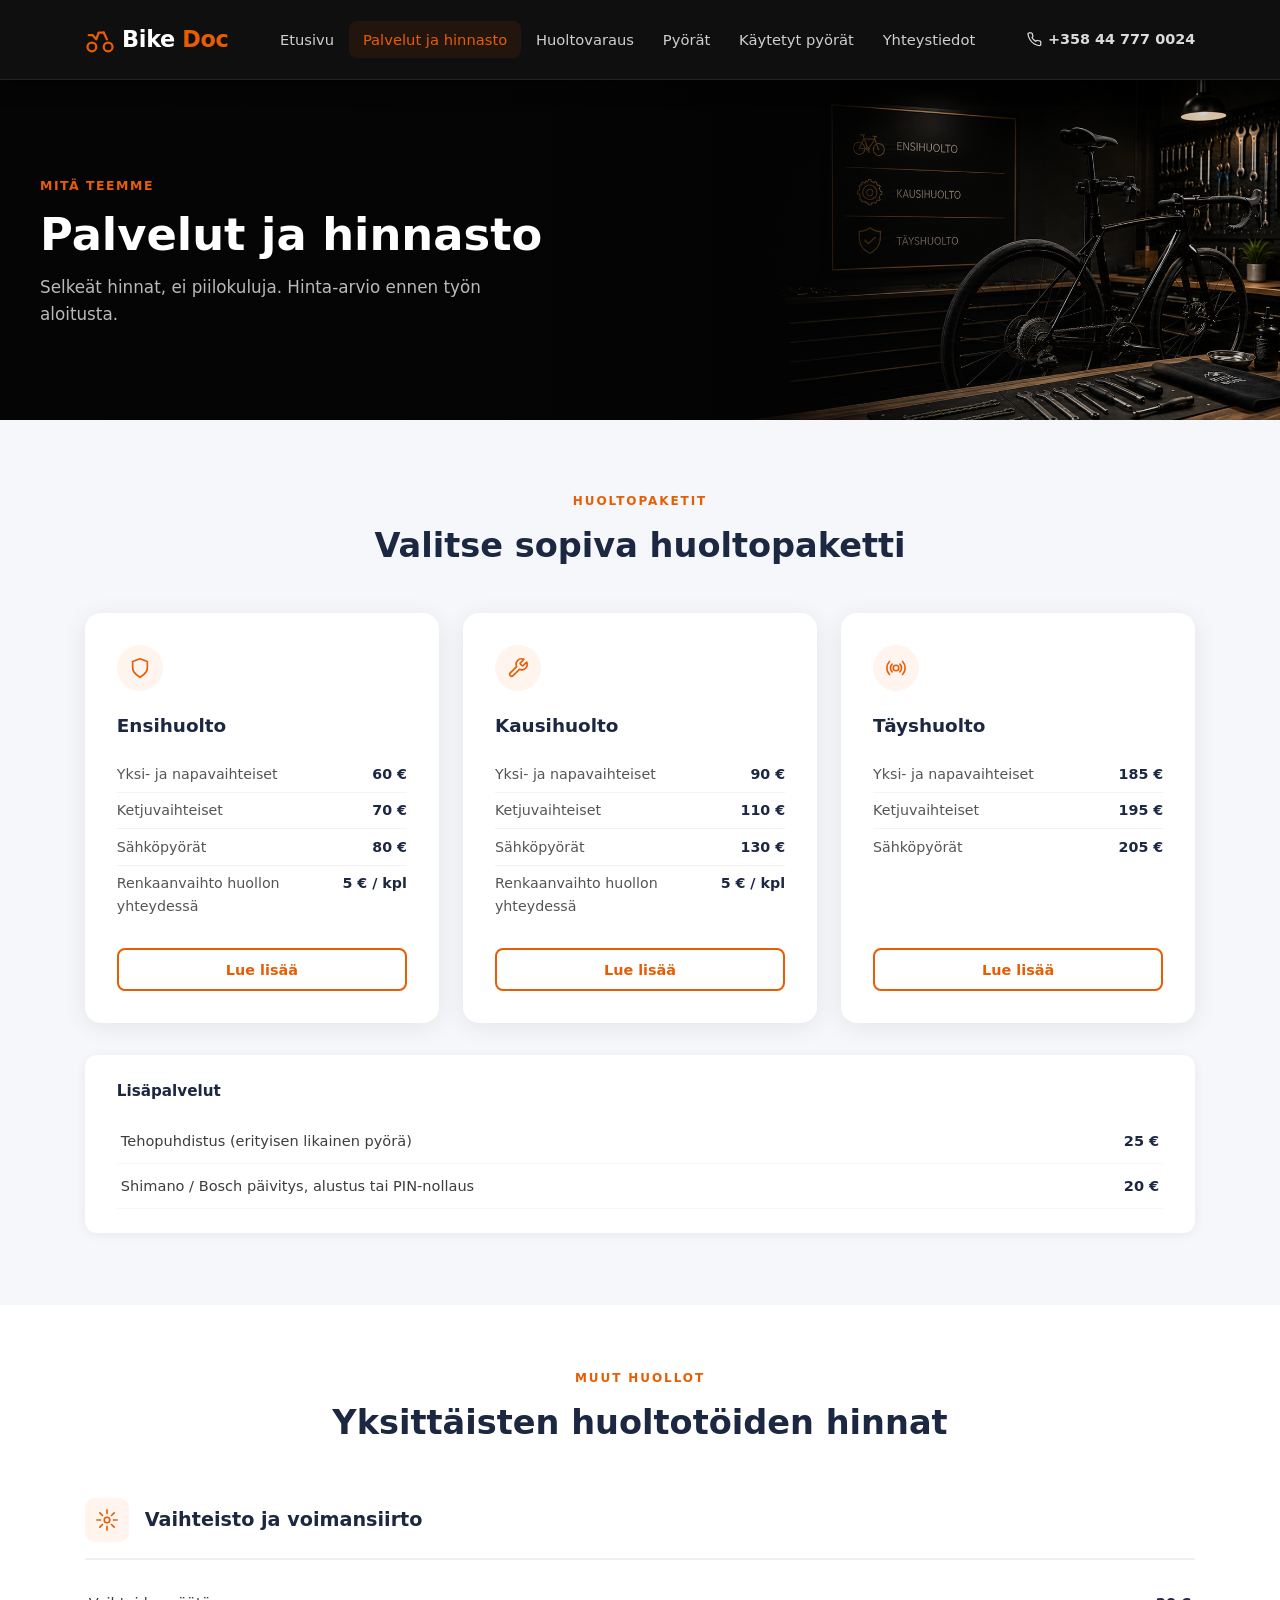
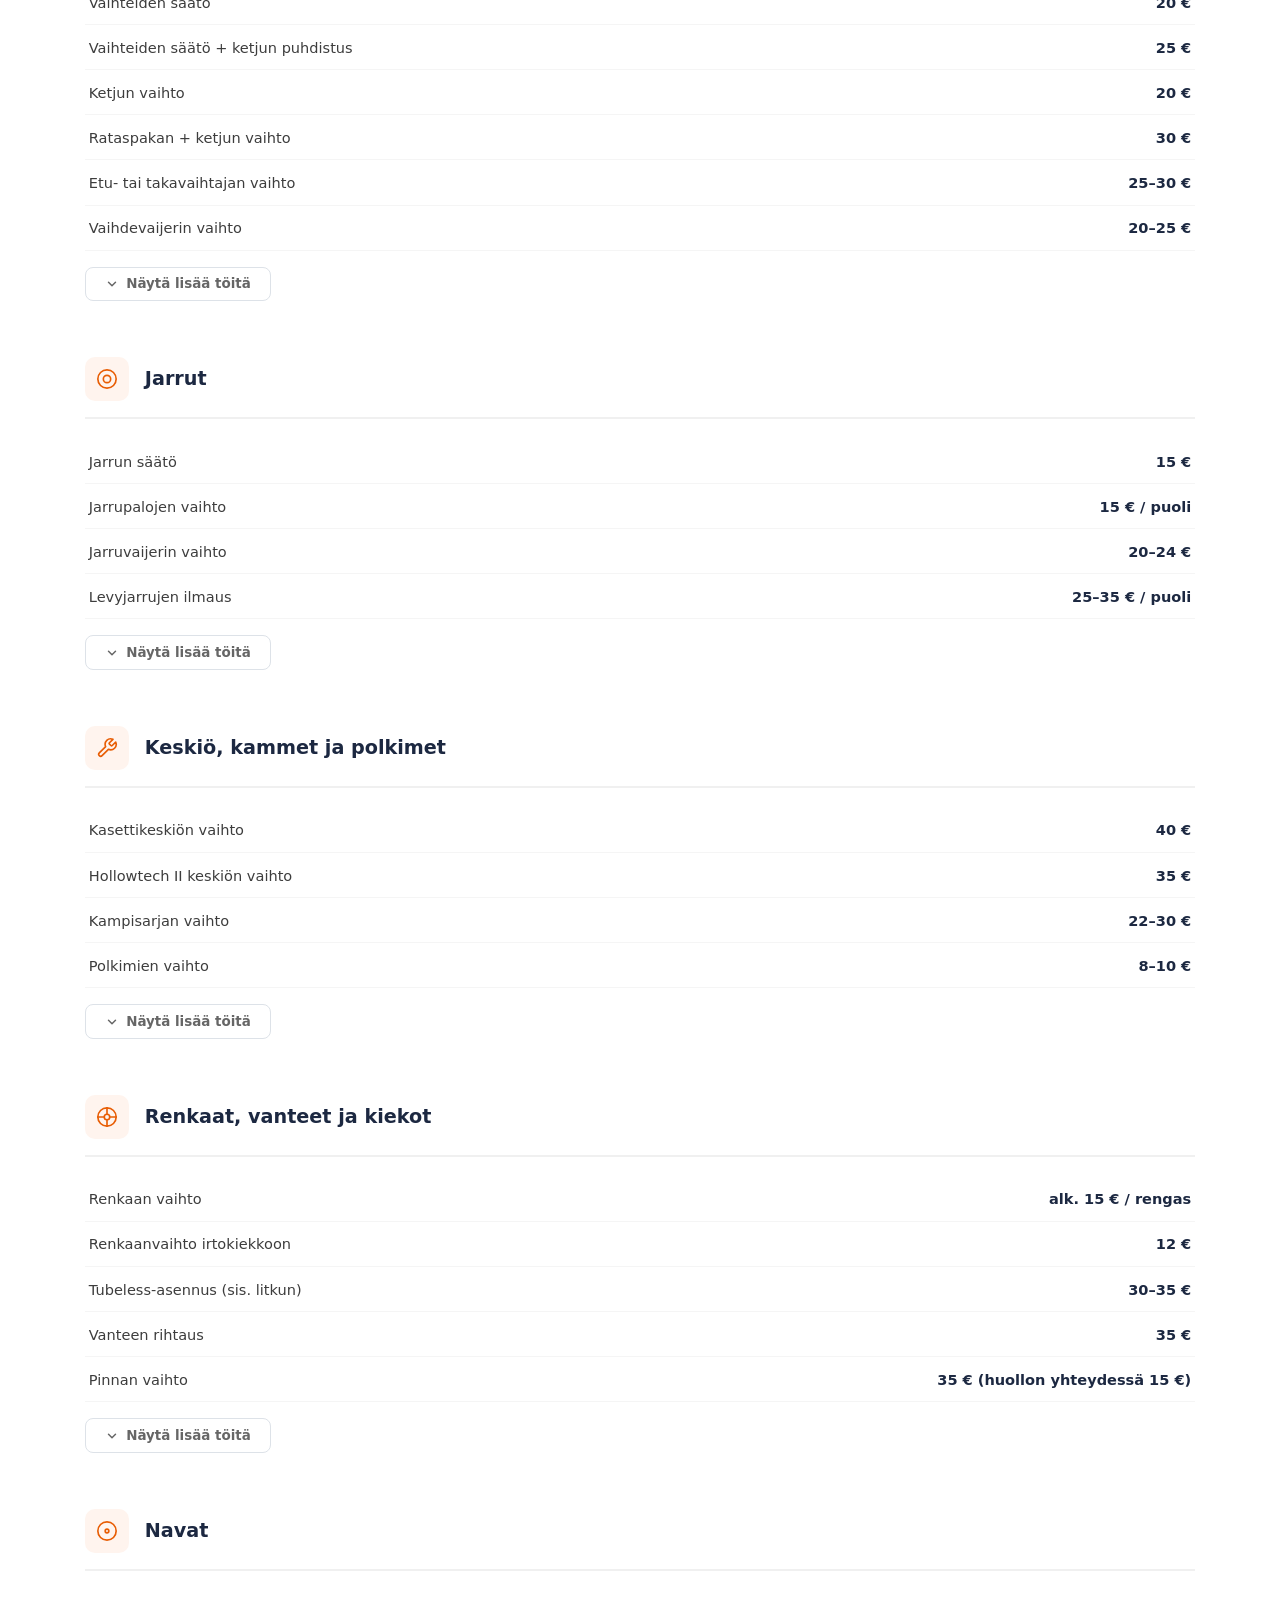
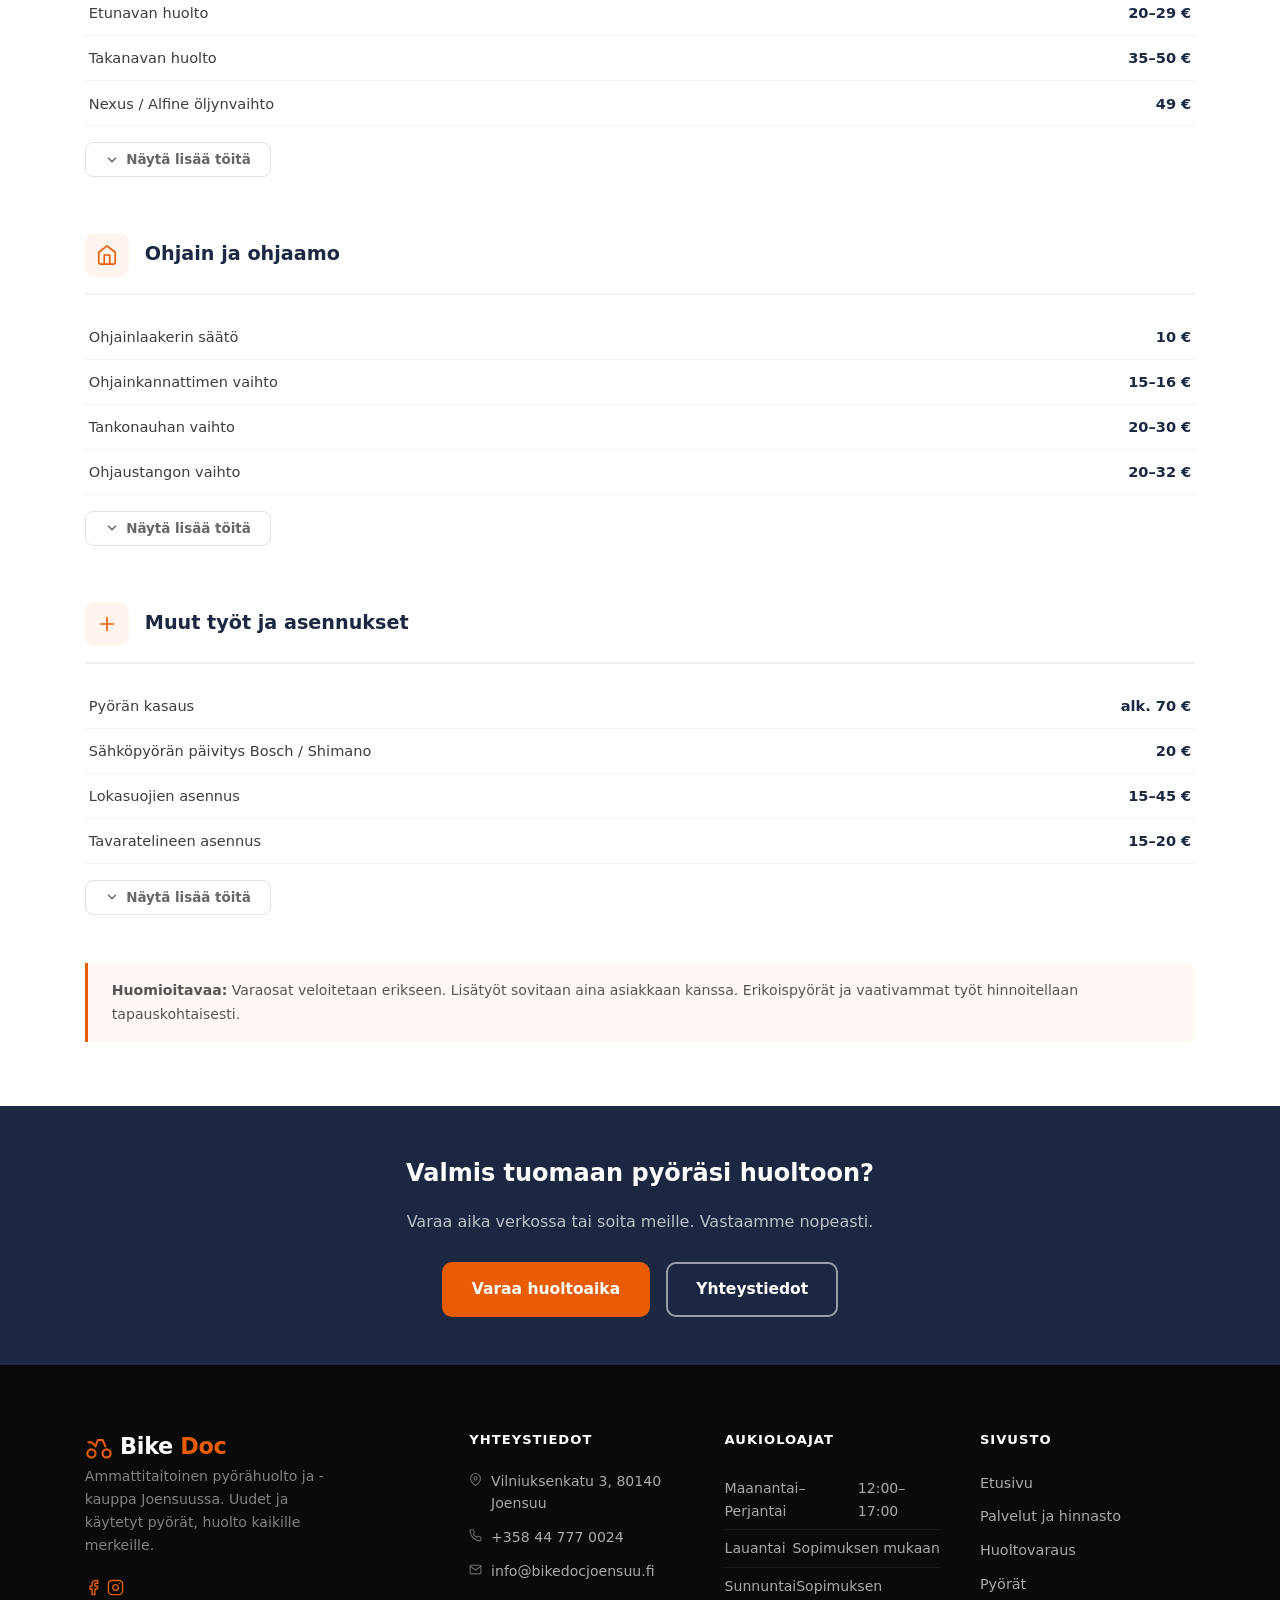
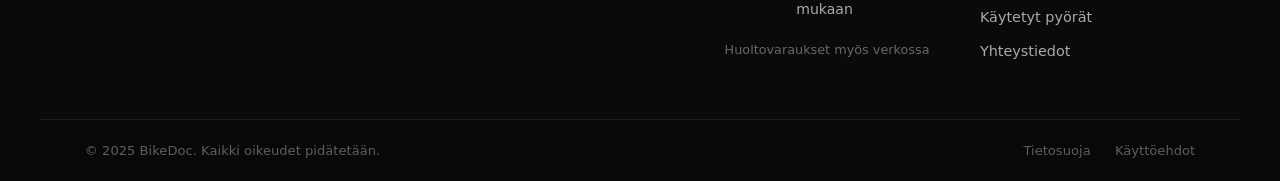
<file: palvelut.html>
﻿<!DOCTYPE html>
<html lang="fi">
<head>
  <meta charset="UTF-8" />
  <meta name="viewport" content="width=device-width, initial-scale=1.0" />
  <title>Palvelut ja hinnasto – BikeDoc</title>
  <meta name="description" content="BikeDoc pyörähuollon palvelut ja hinnat. Perushuolto, renkaanvaihto, vaihteisto, jarrut ja sähköpyörän huolto. Selkeä hinnasto ilman piilokuluja." />
  <link rel="stylesheet" href="css/style.css" />
  <script src="js/yhteystiedot.js" defer></script>
  <style>
    /* ---- Palvelut / hinnasto -sivu -------------------------------- */
    .huoltopaketit-osio { background: #f5f7fa; padding: 4.5rem 0; }
    .hp-otsikko { text-align: center; margin-bottom: 2.5rem; }
    .hp-eyebrow { display: block; font-size: .75rem; font-weight: 700; letter-spacing: .16em; text-transform: uppercase; color: #e85d04; margin-bottom: .5rem; }
    .hp-otsikko h2 { font-size: clamp(1.6rem,3vw,2.1rem); font-weight: 800; color: #1c2841; }
    .hp-grid { display: grid; grid-template-columns: repeat(3,1fr); gap: 1.5rem; }
    .hp-kortti { background: #fff; border-radius: 16px; box-shadow: 0 4px 24px rgba(0,0,0,.08); padding: 2rem; display: flex; flex-direction: column; transition: transform .25s ease, box-shadow .25s ease; }
    .hp-kortti:hover { transform: translateY(-5px); box-shadow: 0 14px 40px rgba(0,0,0,.13); }
    .hp-kortti-ikon { width: 46px; height: 46px; background: #fff4ee; border-radius: 50%; display: flex; align-items: center; justify-content: center; margin-bottom: 1.25rem; color: #e85d04; }
    .hp-kortti h3 { font-size: 1.15rem; font-weight: 700; color: #1c2841; margin-bottom: 1rem; }
    .hp-hinnat { list-style: none; padding: 0; margin: 0 0 1.5rem; flex: 1; }
    .hp-hinnat li { display: flex; justify-content: space-between; align-items: baseline; gap: .5rem; font-size: .89rem; color: #555; padding: .4rem 0; border-bottom: 1px solid #f3f3f3; }
    .hp-hinnat li:last-child { border-bottom: none; }
    .hp-hinnat li span:last-child { font-weight: 700; color: #1c2841; white-space: nowrap; }
    .hp-modal-btn { background: none; border: 2px solid #e85d04; color: #e85d04; border-radius: 8px; padding: .7rem 1.25rem; font-weight: 700; font-size: .9rem; font-family: inherit; cursor: pointer; transition: background .2s, color .2s; width: 100%; }
    .hp-modal-btn:hover { background: #e85d04; color: #fff; }
    .hp-lisapalvelut { margin-top: 2rem; background: #fff; border-radius: 12px; padding: 1.5rem 2rem; box-shadow: 0 2px 12px rgba(0,0,0,.06); }
    .hp-lisapalvelut h3 { font-size: .95rem; font-weight: 700; color: #1c2841; margin-bottom: 1rem; }

    .hintakategoria-osio { padding: 4rem 0; background: #fff; }
    .hintakategoriat { display: flex; flex-direction: column; gap: 3.5rem; }
    .hk-otsikkorivi { display: flex; align-items: center; gap: 1rem; margin-bottom: 1.25rem; padding-bottom: 1rem; border-bottom: 2px solid #f0f0f0; }
    .hk-ikon { width: 44px; height: 44px; background: #fff4ee; border-radius: 10px; display: flex; align-items: center; justify-content: center; flex-shrink: 0; color: #e85d04; }
    .hk-otsikko-teksti { font-size: 1.2rem; font-weight: 800; color: #1c2841; }
    .hk-taulukko { width: 100%; border-collapse: collapse; }
    .hk-taulukko tr { border-bottom: 1px solid #f5f5f5; }
    .hk-taulukko td { padding: .65rem .25rem; font-size: .91rem; color: #3d3d3d; }
    .hk-taulukko td:last-child { text-align: right; font-weight: 700; color: #1c2841; white-space: nowrap; padding-left: 1rem; }
    .hk-extra { display: none; }
    .hk-extra.auki { display: table-row-group; }
    .hk-toggle-btn { background: none; border: 1.5px solid #dde2e8; border-radius: 8px; padding: .55rem 1.2rem; font-size: .84rem; font-weight: 600; color: #666; cursor: pointer; margin-top: 1rem; font-family: inherit; display: inline-flex; align-items: center; gap: .45rem; transition: border-color .2s, color .2s; }
    .hk-toggle-btn:hover { border-color: #e85d04; color: #e85d04; }
    .hk-toggle-btn svg { transition: transform .25s ease; }
    .hk-toggle-btn.auki svg { transform: rotate(180deg); }
    .hinnasto-huomio { background: #fff8f4; border-left: 3px solid #e85d04; padding: 1rem 1.5rem; border-radius: 0 8px 8px 0; font-size: .88rem; color: #555; margin-top: 3rem; line-height: 1.7; }

    /* Modaalit */
    .modal-overlay { display: none; position: fixed; inset: 0; background: rgba(0,0,0,.55); z-index: 1000; align-items: center; justify-content: center; padding: 1.5rem; }
    .modal-overlay.auki { display: flex; }
    .modal-box { background: #fff; border-radius: 16px; max-width: 560px; width: 100%; max-height: 88vh; overflow-y: auto; padding: 2.5rem; position: relative; box-shadow: 0 24px 64px rgba(0,0,0,.22); }
    .modal-close { position: absolute; top: 1rem; right: 1rem; background: #f5f5f5; border: none; border-radius: 50%; width: 32px; height: 32px; cursor: pointer; display: flex; align-items: center; justify-content: center; color: #666; transition: background .2s; }
    .modal-close:hover { background: #eee; color: #1c2841; }
    .modal-label { display: block; font-size: .73rem; font-weight: 700; letter-spacing: .14em; text-transform: uppercase; color: #e85d04; margin-bottom: .5rem; }
    .modal-box h2 { font-size: 1.35rem; font-weight: 800; color: #1c2841; margin-bottom: .75rem; }
    .modal-sopii { font-size: .88rem; font-style: italic; color: #777; margin-bottom: 1.25rem; line-height: 1.6; border-left: 2px solid #e85d04; padding-left: .75rem; }
    .modal-box > p { font-size: .93rem; color: #555; line-height: 1.75; margin-bottom: .75rem; }
    .modal-lista-otsikko { font-size: .82rem; font-weight: 700; letter-spacing: .1em; text-transform: uppercase; color: #999; margin: 1.25rem 0 .75rem; }
    .modal-lista { list-style: none; padding: 0; margin: 0; display: flex; flex-direction: column; gap: .6rem; }
    .modal-lista li { display: flex; align-items: flex-start; gap: .6rem; font-size: .91rem; color: #333; }
    .modal-lista li svg { flex-shrink: 0; color: #e85d04; margin-top: 2px; }

    @media (max-width: 860px) { .hp-grid { grid-template-columns: 1fr; } }
    @media (max-width: 640px) { .modal-box { padding: 1.75rem 1.25rem; } }
  </style>
</head>
<body>
  <noscript><p>Yhteystietojen näyttäminen edellyttää JavaScriptin käyttöönottoa selaimessa.</p></noscript>

  <header class="site-header" id="site-header">
    <div class="container hdr-inner">
      <a href="index.html" class="logo" aria-label="BikeDoc etusivu">
        <svg width="30" height="30" viewBox="0 0 24 24" fill="none" stroke="currentColor"
             stroke-width="1.8" stroke-linecap="round" stroke-linejoin="round" aria-hidden="true">
          <circle cx="5.5" cy="17.5" r="3.5"/>
          <circle cx="18.5" cy="17.5" r="3.5"/>
          <path d="M15 6h-4l-2 5.5-3-3.5H3"/>
          <path d="M15 6l2.5 5.5"/>
        </svg>
        Bike<span>Doc</span>
      </a>
      <button class="hamburger" id="hamburger"
              aria-label="Avaa valikko" aria-expanded="false" aria-controls="main-nav">
        <span></span><span></span><span></span>
      </button>
      <nav class="main-nav" id="main-nav" role="navigation" aria-label="Päänavigaatio">
        <ul>
          <li><a href="index.html">Etusivu</a></li>
          <li><a href="palvelut.html" class="active" aria-current="page">Palvelut ja hinnasto</a></li>
          <li><a href="huoltovaraus.html">Huoltovaraus</a></li>
          <li><a href="pyorat.html">Pyörät</a></li>
          <li><a href="kaytetyt.html">Käytetyt pyörät</a></li>
          <li><a href="yhteystiedot.html">Yhteystiedot</a></li>
        </ul>
      </nav>
      <a data-contact-link="phone" class="hdr-phone" aria-label="Soita meille">
        <svg width="15" height="15" viewBox="0 0 24 24" fill="none" stroke="currentColor"
             stroke-width="2" stroke-linecap="round" stroke-linejoin="round" aria-hidden="true">
          <path d="M22 16.92v3a2 2 0 0 1-2.18 2 19.79 19.79 0 0 1-8.63-3.07
                   A19.5 19.5 0 0 1 4.69 12a19.79 19.79 0 0 1-3.07-8.67
                   A2 2 0 0 1 3.6 1.27h3a2 2 0 0 1 2 1.72
                   c.127.96.361 1.903.7 2.81a2 2 0 0 1-.45 2.11L7.91 8.9
                   a16 16 0 0 0 6.09 6.09l.98-.98a2 2 0 0 1 2.11-.45
                   c.907.339 1.85.573 2.81.7A2 2 0 0 1 22 16.92z"/>
        </svg>
        <span data-contact="phone"></span>
      </a>
    </div>
  </header>

<!-- Yläbanneri -->
  <section class="page-hero">
    <div class="page-hero-bg" style="background-image:url('images/palvelut.png');"></div>
    <div class="page-hero-overlay"></div>
    <div class="container page-hero-inner">
      <div class="page-hero-text">
        <span class="page-eyebrow">Mitä teemme</span>
        <h1>Palvelut ja hinnasto</h1>
        <p>Selkeät hinnat, ei piilokuluja. Hinta-arvio ennen työn aloitusta.</p>
      </div>
    </div>
  </section>

  <!-- ======================================================
       Huoltopaketit – 3 korttia modaaleilla
       ====================================================== -->
  <section class="huoltopaketit-osio">
    <div class="container">

      <div class="hp-otsikko">
        <span class="hp-eyebrow">HUOLTOPAKETIT</span>
        <h2>Valitse sopiva huoltopaketti</h2>
      </div>

      <div class="hp-grid">

        <!-- Ensihuolto -->
        <div class="hp-kortti">
          <div class="hp-kortti-ikon" aria-hidden="true">
            <svg width="22" height="22" viewBox="0 0 24 24" fill="none" stroke="currentColor"
                 stroke-width="1.8" stroke-linecap="round" stroke-linejoin="round">
              <path d="M12 22s8-4 8-10V5l-8-3-8 3v7c0 6 8 10 8 10z"/>
            </svg>
          </div>
          <h3>Ensihuolto</h3>
          <ul class="hp-hinnat">
            <li><span>Yksi- ja napavaihteiset</span><span>60 €</span></li>
            <li><span>Ketjuvaihteiset</span><span>70 €</span></li>
            <li><span>Sähköpyörät</span><span>80 €</span></li>
            <li><span>Renkaanvaihto huollon yhteydessä</span><span>5 € / kpl</span></li>
          </ul>
          <button class="hp-modal-btn" onclick="avaaModal('ensihuolto')">Lue lisää</button>
        </div>

        <!-- Kausihuolto -->
        <div class="hp-kortti">
          <div class="hp-kortti-ikon" aria-hidden="true">
            <svg width="22" height="22" viewBox="0 0 24 24" fill="none" stroke="currentColor"
                 stroke-width="1.8" stroke-linecap="round" stroke-linejoin="round">
              <path d="M14.7 6.3a1 1 0 0 0 0 1.4l1.6 1.6a1 1 0 0 0 1.4 0l3.77-3.77a6 6 0 0 1-7.94 7.94l-6.91 6.91a2.12 2.12 0 0 1-3-3l6.91-6.91a6 6 0 0 1 7.94-7.94l-3.76 3.76z"/>
            </svg>
          </div>
          <h3>Kausihuolto</h3>
          <ul class="hp-hinnat">
            <li><span>Yksi- ja napavaihteiset</span><span>90 €</span></li>
            <li><span>Ketjuvaihteiset</span><span>110 €</span></li>
            <li><span>Sähköpyörät</span><span>130 €</span></li>
            <li><span>Renkaanvaihto huollon yhteydessä</span><span>5 € / kpl</span></li>
          </ul>
          <button class="hp-modal-btn" onclick="avaaModal('kausihuolto')">Lue lisää</button>
        </div>

        <!-- Täyshuolto -->
        <div class="hp-kortti">
          <div class="hp-kortti-ikon" aria-hidden="true">
            <svg width="22" height="22" viewBox="0 0 24 24" fill="none" stroke="currentColor"
                 stroke-width="1.8" stroke-linecap="round" stroke-linejoin="round">
              <circle cx="12" cy="12" r="3"/>
              <path d="M19.07 4.93a10 10 0 0 1 0 14.14M16.24 7.76a6 6 0 0 1 0 8.49M4.93 19.07a10 10 0 0 1 0-14.14M7.76 16.24a6 6 0 0 1 0-8.49"/>
            </svg>
          </div>
          <h3>Täyshuolto</h3>
          <ul class="hp-hinnat">
            <li><span>Yksi- ja napavaihteiset</span><span>185 €</span></li>
            <li><span>Ketjuvaihteiset</span><span>195 €</span></li>
            <li><span>Sähköpyörät</span><span>205 €</span></li>
          </ul>
          <button class="hp-modal-btn" onclick="avaaModal('tayshuolto')">Lue lisää</button>
        </div>

      </div><!-- /hp-grid -->

      <!-- Lisäpalvelut -->
      <div class="hp-lisapalvelut">
        <h3>Lisäpalvelut</h3>
        <table class="hk-taulukko">
          <tr><td>Tehopuhdistus (erityisen likainen pyörä)</td><td>25 €</td></tr>
          <tr><td>Shimano / Bosch päivitys, alustus tai PIN-nollaus</td><td>20 €</td></tr>
        </table>
      </div>

    </div>
  </section>

  <!-- ======================================================
       Muut hinnastokategoriat
       ====================================================== -->
  <section class="hintakategoria-osio">
    <div class="container">

      <div class="hp-otsikko" style="margin-bottom:3rem;">
        <span class="hp-eyebrow">MUUT HUOLLOT</span>
        <h2>Yksittäisten huoltotöiden hinnat</h2>
      </div>

      <div class="hintakategoriat">

        <!-- 1. Vaihteisto ja voimansiirto -->
        <div class="hk-kategoria">
          <div class="hk-otsikkorivi">
            <div class="hk-ikon" aria-hidden="true">
              <svg width="22" height="22" viewBox="0 0 24 24" fill="none" stroke="currentColor"
                   stroke-width="1.8" stroke-linecap="round" stroke-linejoin="round">
                <circle cx="12" cy="12" r="3"/>
                <path d="M12 1v4M12 19v4M4.22 4.22l2.83 2.83M16.95 16.95l2.83 2.83M1 12h4M19 12h4M4.22 19.78l2.83-2.83M16.95 7.05l2.83-2.83"/>
              </svg>
            </div>
            <h2 class="hk-otsikko-teksti">Vaihteisto ja voimansiirto</h2>
          </div>
          <table class="hk-taulukko">
            <tbody>
              <tr><td>Vaihteiden säätö</td><td>20 €</td></tr>
              <tr><td>Vaihteiden säätö + ketjun puhdistus</td><td>25 €</td></tr>
              <tr><td>Ketjun vaihto</td><td>20 €</td></tr>
              <tr><td>Rataspakan + ketjun vaihto</td><td>30 €</td></tr>
              <tr><td>Etu- tai takavaihtajan vaihto</td><td>25–30 €</td></tr>
              <tr><td>Vaihdevaijerin vaihto</td><td>20–25 €</td></tr>
            </tbody>
            <tbody class="hk-extra" id="extra-vaihteisto">
              <tr><td>Vaihtajan asennus</td><td>35 €</td></tr>
              <tr><td>Vaihdevivun / valitsimen asennus</td><td>24–35 €</td></tr>
              <tr><td>Vaihtajan korvakkeen oikaisu</td><td>15–20 €</td></tr>
              <tr><td>Vaihtajan korvakkeen vaihto</td><td>15–18 €</td></tr>
              <tr><td>Rissapyörien vaihto</td><td>15 €</td></tr>
              <tr><td>Eturattaiden vaihto</td><td>alk. 30 €</td></tr>
              <tr><td>Takarattaan vaihto</td><td>20 €</td></tr>
              <tr><td>Hihnan vaihto</td><td>25 €</td></tr>
            </tbody>
          </table>
          <button class="hk-toggle-btn" onclick="toggleExtra('extra-vaihteisto', this)">
            <svg width="14" height="14" viewBox="0 0 24 24" fill="none" stroke="currentColor" stroke-width="2.5" stroke-linecap="round" stroke-linejoin="round" aria-hidden="true"><polyline points="6 9 12 15 18 9"/></svg>
            <span class="btn-teksti">Näytä lisää töitä</span>
          </button>
        </div>

        <!-- 2. Jarrut -->
        <div class="hk-kategoria">
          <div class="hk-otsikkorivi">
            <div class="hk-ikon" aria-hidden="true">
              <svg width="22" height="22" viewBox="0 0 24 24" fill="none" stroke="currentColor"
                   stroke-width="1.8" stroke-linecap="round" stroke-linejoin="round">
                <circle cx="12" cy="12" r="10"/>
                <circle cx="12" cy="12" r="4"/>
              </svg>
            </div>
            <h2 class="hk-otsikko-teksti">Jarrut</h2>
          </div>
          <table class="hk-taulukko">
            <tbody>
              <tr><td>Jarrun säätö</td><td>15 €</td></tr>
              <tr><td>Jarrupalojen vaihto</td><td>15 € / puoli</td></tr>
              <tr><td>Jarruvaijerin vaihto</td><td>20–24 €</td></tr>
              <tr><td>Levyjarrujen ilmaus</td><td>25–35 € / puoli</td></tr>
            </tbody>
            <tbody class="hk-extra" id="extra-jarrut">
              <tr><td>V-jarrujen vaihto / asennus</td><td>28 €</td></tr>
              <tr><td>Jarrulevyn vaihto</td><td>18 €</td></tr>
              <tr><td>Levyjarrujen asennus</td><td>35–40 € / puoli</td></tr>
              <tr><td>Hydraulisen jarrun letkun vaihto</td><td>35 €</td></tr>
              <tr><td>Hydraulisen jarrukahvan / satulan vaihto</td><td>30 €</td></tr>
            </tbody>
          </table>
          <button class="hk-toggle-btn" onclick="toggleExtra('extra-jarrut', this)">
            <svg width="14" height="14" viewBox="0 0 24 24" fill="none" stroke="currentColor" stroke-width="2.5" stroke-linecap="round" stroke-linejoin="round" aria-hidden="true"><polyline points="6 9 12 15 18 9"/></svg>
            <span class="btn-teksti">Näytä lisää töitä</span>
          </button>
        </div>

        <!-- 3. Keskiö, kammet ja polkimet -->
        <div class="hk-kategoria">
          <div class="hk-otsikkorivi">
            <div class="hk-ikon" aria-hidden="true">
              <svg width="22" height="22" viewBox="0 0 24 24" fill="none" stroke="currentColor"
                   stroke-width="1.8" stroke-linecap="round" stroke-linejoin="round">
                <path d="M14.7 6.3a1 1 0 0 0 0 1.4l1.6 1.6a1 1 0 0 0 1.4 0l3.77-3.77a6 6 0 0 1-7.94 7.94l-6.91 6.91a2.12 2.12 0 0 1-3-3l6.91-6.91a6 6 0 0 1 7.94-7.94l-3.76 3.76z"/>
              </svg>
            </div>
            <h2 class="hk-otsikko-teksti">Keskiö, kammet ja polkimet</h2>
          </div>
          <table class="hk-taulukko">
            <tbody>
              <tr><td>Kasettikeskiön vaihto</td><td>40 €</td></tr>
              <tr><td>Hollowtech II keskiön vaihto</td><td>35 €</td></tr>
              <tr><td>Kampisarjan vaihto</td><td>22–30 €</td></tr>
              <tr><td>Polkimien vaihto</td><td>8–10 €</td></tr>
            </tbody>
            <tbody class="hk-extra" id="extra-keski">
              <tr><td>PressFit-keskiön vaihto</td><td>40 €</td></tr>
              <tr><td>Fauberkeskiön vaihto / huolto</td><td>90 €</td></tr>
              <tr><td>Poljinkierteiden uusiminen</td><td>35 €</td></tr>
              <tr><td>Klossien vaihto</td><td>15 €</td></tr>
            </tbody>
          </table>
          <button class="hk-toggle-btn" onclick="toggleExtra('extra-keski', this)">
            <svg width="14" height="14" viewBox="0 0 24 24" fill="none" stroke="currentColor" stroke-width="2.5" stroke-linecap="round" stroke-linejoin="round" aria-hidden="true"><polyline points="6 9 12 15 18 9"/></svg>
            <span class="btn-teksti">Näytä lisää töitä</span>
          </button>
        </div>

        <!-- 4. Renkaat, vanteet ja kiekot -->
        <div class="hk-kategoria">
          <div class="hk-otsikkorivi">
            <div class="hk-ikon" aria-hidden="true">
              <svg width="22" height="22" viewBox="0 0 24 24" fill="none" stroke="currentColor"
                   stroke-width="1.8" stroke-linecap="round" stroke-linejoin="round">
                <circle cx="12" cy="12" r="10"/>
                <circle cx="12" cy="12" r="3"/>
                <line x1="12" y1="2" x2="12" y2="9"/>
                <line x1="12" y1="15" x2="12" y2="22"/>
                <line x1="2" y1="12" x2="9" y2="12"/>
                <line x1="15" y1="12" x2="22" y2="12"/>
              </svg>
            </div>
            <h2 class="hk-otsikko-teksti">Renkaat, vanteet ja kiekot</h2>
          </div>
          <table class="hk-taulukko">
            <tbody>
              <tr><td>Renkaan vaihto</td><td>alk. 15 € / rengas</td></tr>
              <tr><td>Renkaanvaihto irtokiekkoon</td><td>12 €</td></tr>
              <tr><td>Tubeless-asennus (sis. litkun)</td><td>30–35 €</td></tr>
              <tr><td>Vanteen rihtaus</td><td>35 €</td></tr>
              <tr><td>Pinnan vaihto</td><td>35 € (huollon yhteydessä 15 €)</td></tr>
            </tbody>
            <tbody class="hk-extra" id="extra-renkaat">
              <tr><td>Tuubirenkaan vaihto</td><td>40 €</td></tr>
              <tr><td>Irtokiekon rihtaus</td><td>30 €</td></tr>
              <tr><td>Kiekon kasaus</td><td>80–90 €</td></tr>
            </tbody>
          </table>
          <button class="hk-toggle-btn" onclick="toggleExtra('extra-renkaat', this)">
            <svg width="14" height="14" viewBox="0 0 24 24" fill="none" stroke="currentColor" stroke-width="2.5" stroke-linecap="round" stroke-linejoin="round" aria-hidden="true"><polyline points="6 9 12 15 18 9"/></svg>
            <span class="btn-teksti">Näytä lisää töitä</span>
          </button>
        </div>

        <!-- 5. Navat -->
        <div class="hk-kategoria">
          <div class="hk-otsikkorivi">
            <div class="hk-ikon" aria-hidden="true">
              <svg width="22" height="22" viewBox="0 0 24 24" fill="none" stroke="currentColor"
                   stroke-width="1.8" stroke-linecap="round" stroke-linejoin="round">
                <circle cx="12" cy="12" r="10"/>
                <circle cx="12" cy="12" r="2"/>
              </svg>
            </div>
            <h2 class="hk-otsikko-teksti">Navat</h2>
          </div>
          <table class="hk-taulukko">
            <tbody>
              <tr><td>Etunavan huolto</td><td>20–29 €</td></tr>
              <tr><td>Takanavan huolto</td><td>35–50 €</td></tr>
              <tr><td>Nexus / Alfine öljynvaihto</td><td>49 €</td></tr>
            </tbody>
            <tbody class="hk-extra" id="extra-navat">
              <tr><td>Vapaarattaan vaihto</td><td>alk. 35 €</td></tr>
              <tr><td>Konelaakerien vaihto napaan</td><td>alk. 20 €</td></tr>
            </tbody>
          </table>
          <button class="hk-toggle-btn" onclick="toggleExtra('extra-navat', this)">
            <svg width="14" height="14" viewBox="0 0 24 24" fill="none" stroke="currentColor" stroke-width="2.5" stroke-linecap="round" stroke-linejoin="round" aria-hidden="true"><polyline points="6 9 12 15 18 9"/></svg>
            <span class="btn-teksti">Näytä lisää töitä</span>
          </button>
        </div>

        <!-- 6. Ohjain ja ohjaamo -->
        <div class="hk-kategoria">
          <div class="hk-otsikkorivi">
            <div class="hk-ikon" aria-hidden="true">
              <svg width="22" height="22" viewBox="0 0 24 24" fill="none" stroke="currentColor"
                   stroke-width="1.8" stroke-linecap="round" stroke-linejoin="round">
                <path d="M3 9l9-7 9 7v11a2 2 0 0 1-2 2H5a2 2 0 0 1-2-2z"/>
                <polyline points="9 22 9 12 15 12 15 22"/>
              </svg>
            </div>
            <h2 class="hk-otsikko-teksti">Ohjain ja ohjaamo</h2>
          </div>
          <table class="hk-taulukko">
            <tbody>
              <tr><td>Ohjainlaakerin säätö</td><td>10 €</td></tr>
              <tr><td>Ohjainkannattimen vaihto</td><td>15–16 €</td></tr>
              <tr><td>Tankonauhan vaihto</td><td>20–30 €</td></tr>
              <tr><td>Ohjaustangon vaihto</td><td>20–32 €</td></tr>
            </tbody>
            <tbody class="hk-extra" id="extra-ohjain">
              <tr><td>Ohjainlaakerin vaihto</td><td>40 €</td></tr>
              <tr><td>Kädensijojen vaihto</td><td>5–15 €</td></tr>
              <tr><td>Etuhaarukan vaihto</td><td>35–55 €</td></tr>
              <tr><td>Keulan kaulaputken lyhennys</td><td>10 €</td></tr>
            </tbody>
          </table>
          <button class="hk-toggle-btn" onclick="toggleExtra('extra-ohjain', this)">
            <svg width="14" height="14" viewBox="0 0 24 24" fill="none" stroke="currentColor" stroke-width="2.5" stroke-linecap="round" stroke-linejoin="round" aria-hidden="true"><polyline points="6 9 12 15 18 9"/></svg>
            <span class="btn-teksti">Näytä lisää töitä</span>
          </button>
        </div>

        <!-- 7. Muut työt ja asennukset -->
        <div class="hk-kategoria">
          <div class="hk-otsikkorivi">
            <div class="hk-ikon" aria-hidden="true">
              <svg width="22" height="22" viewBox="0 0 24 24" fill="none" stroke="currentColor"
                   stroke-width="1.8" stroke-linecap="round" stroke-linejoin="round">
                <line x1="12" y1="5" x2="12" y2="19"/>
                <line x1="5" y1="12" x2="19" y2="12"/>
              </svg>
            </div>
            <h2 class="hk-otsikko-teksti">Muut työt ja asennukset</h2>
          </div>
          <table class="hk-taulukko">
            <tbody>
              <tr><td>Pyörän kasaus</td><td>alk. 70 €</td></tr>
              <tr><td>Sähköpyörän päivitys Bosch / Shimano</td><td>20 €</td></tr>
              <tr><td>Lokasuojien asennus</td><td>15–45 €</td></tr>
              <tr><td>Tavaratelineen asennus</td><td>15–20 €</td></tr>
            </tbody>
            <tbody class="hk-extra" id="extra-muut">
              <tr><td>Etutarakan asennus</td><td>30–40 €</td></tr>
              <tr><td>Seisontajalan asennus</td><td>8–10 €</td></tr>
              <tr><td>Lukon asennus</td><td>12–15 €</td></tr>
              <tr><td>Pyörätietokoneen asennus</td><td>15–19 €</td></tr>
              <tr><td>Valojen asennus</td><td>20–45 €</td></tr>
              <tr><td>Satulan vaihto</td><td>15 €</td></tr>
              <tr><td>Satulatolpan vaihto</td><td>20 €</td></tr>
              <tr><td>Kirjallinen korjausarvio</td><td>70 €</td></tr>
            </tbody>
          </table>
          <button class="hk-toggle-btn" onclick="toggleExtra('extra-muut', this)">
            <svg width="14" height="14" viewBox="0 0 24 24" fill="none" stroke="currentColor" stroke-width="2.5" stroke-linecap="round" stroke-linejoin="round" aria-hidden="true"><polyline points="6 9 12 15 18 9"/></svg>
            <span class="btn-teksti">Näytä lisää töitä</span>
          </button>
        </div>

      </div><!-- /hintakategoriat -->

      <div class="hinnasto-huomio">
        <strong>Huomioitavaa:</strong> Varaosat veloitetaan erikseen. Lisätyöt sovitaan aina
        asiakkaan kanssa. Erikoispyörät ja vaativammat työt hinnoitellaan tapauskohtaisesti.
      </div>

    </div>
  </section>

  <!-- CTA -->
  <section class="why-section" style="padding:3rem 0;">
    <div class="container" style="text-align:center;">
      <h2 style="color:#fff;margin-bottom:1rem;">Valmis tuomaan pyöräsi huoltoon?</h2>
      <p style="color:rgba(255,255,255,.7);margin-bottom:1.75rem;">
        Varaa aika verkossa tai soita meille. Vastaamme nopeasti.
      </p>
      <div style="display:flex;gap:1rem;justify-content:center;flex-wrap:wrap;">
        <a href="huoltovaraus.html" class="btn btn-primary">Varaa huoltoaika</a>
        <a href="yhteystiedot.html" class="btn btn-ghost">Yhteystiedot</a>
      </div>
    </div>
  </section>

  <!-- Footer -->
  <footer class="site-footer">
    <div class="container footer-grid">
      <div class="fc fc-brand">
        <a href="index.html" class="logo" aria-label="BikeDoc etusivu">
          <svg width="28" height="28" viewBox="0 0 24 24" fill="none" stroke="currentColor"
               stroke-width="1.8" stroke-linecap="round" stroke-linejoin="round" aria-hidden="true">
            <circle cx="5.5" cy="17.5" r="3.5"/>
            <circle cx="18.5" cy="17.5" r="3.5"/>
            <path d="M15 6h-4l-2 5.5-3-3.5H3"/>
            <path d="M15 6l2.5 5.5"/>
          </svg>
          Bike<span>Doc</span>
        </a>
        <p>Ammattitaitoinen pyörähuolto ja -kauppa <span data-contact="cityIn"></span>.
           Uudet ja käytetyt pyörät, huolto kaikille merkeille.</p>
        <div class="footer-social">
          <a href="https://facebook.com/" target="_blank" rel="noopener noreferrer" aria-label="Facebook">
            <svg width="17" height="17" viewBox="0 0 24 24" fill="none" stroke="currentColor"
                 stroke-width="2" stroke-linecap="round" stroke-linejoin="round" aria-hidden="true">
              <path d="M18 2h-3a5 5 0 0 0-5 5v3H7v4h3v8h4v-8h3l1-4h-4V7a1 1 0 0 1 1-1h3z"/>
            </svg>
          </a>
          <a href="https://instagram.com/" target="_blank" rel="noopener noreferrer" aria-label="Instagram">
            <svg width="17" height="17" viewBox="0 0 24 24" fill="none" stroke="currentColor"
                 stroke-width="2" stroke-linecap="round" stroke-linejoin="round" aria-hidden="true">
              <rect x="2" y="2" width="20" height="20" rx="5" ry="5"/>
              <path d="M16 11.37A4 4 0 1 1 12.63 8 4 4 0 0 1 16 11.37z"/>
              <line x1="17.5" y1="6.5" x2="17.51" y2="6.5"/>
            </svg>
          </a>
        </div>
      </div>
      <div class="fc">
        <h4>Yhteystiedot</h4>
        <ul class="fc-list contact-list">
          <li>
            <svg width="13" height="13" viewBox="0 0 24 24" fill="none" stroke="currentColor" stroke-width="2" aria-hidden="true">
              <path d="M21 10c0 7-9 13-9 13s-9-6-9-13a9 9 0 0 1 18 0z"/>
              <circle cx="12" cy="10" r="3"/>
            </svg>
            <span data-contact="address"></span>
          </li>
          <li>
            <svg width="13" height="13" viewBox="0 0 24 24" fill="none" stroke="currentColor" stroke-width="2" aria-hidden="true">
              <path d="M22 16.92v3a2 2 0 0 1-2.18 2 19.79 19.79 0 0 1-8.63-3.07A19.5 19.5 0 0 1 4.69 12a19.79 19.79 0 0 1-3.07-8.67A2 2 0 0 1 3.6 1.27h3a2 2 0 0 1 2 1.72c.127.96.361 1.903.7 2.81a2 2 0 0 1-.45 2.11L7.91 8.9a16 16 0 0 0 6.09 6.09l.98-.98a2 2 0 0 1 2.11-.45c.907.339 1.85.573 2.81.7A2 2 0 0 1 22 16.92z"/>
            </svg>
            <a data-contact-link="phone"><span data-contact="phone"></span></a>
          </li>
          <li>
            <svg width="13" height="13" viewBox="0 0 24 24" fill="none" stroke="currentColor" stroke-width="2" aria-hidden="true">
              <path d="M4 4h16c1.1 0 2 .9 2 2v12c0 1.1-.9 2-2 2H4c-1.1 0-2-.9-2-2V6c0-1.1.9-2 2-2z"/>
              <polyline points="22,6 12,13 2,6"/>
            </svg>
            <a data-contact-link="email" data-contact="email"></a>
          </li>
        </ul>
      </div>
      <div class="fc">
        <h4>Aukioloajat</h4>
        <ul class="fc-list hours-list" data-contact-hours="list"></ul>
        <p class="hours-note">Huoltovaraukset myös verkossa</p>
      </div>
      <div class="fc">
        <h4>Sivusto</h4>
        <ul class="fc-list nav-list">
          <li><a href="index.html">Etusivu</a></li>
          <li><a href="palvelut.html">Palvelut ja hinnasto</a></li>
          <li><a href="huoltovaraus.html">Huoltovaraus</a></li>
          <li><a href="pyorat.html">Pyörät</a></li>
          <li><a href="kaytetyt.html">Käytetyt pyörät</a></li>
          <li><a href="yhteystiedot.html">Yhteystiedot</a></li>
        </ul>
      </div>
    </div>
    <div class="footer-bottom">
      <div class="container footer-bottom-inner">
        <span>© 2025 BikeDoc. Kaikki oikeudet pidätetään.</span>
        <nav aria-label="Alatason navigaatio">
          <a href="#">Tietosuoja</a>
          <a href="#">Käyttöehdot</a>
        </nav>
      </div>
    </div>
  </footer>

  <!-- ======================================================
       Modaalit – Ensihuolto, Kausihuolto, Täyshuolto
       ====================================================== -->

  <!-- Ensihuolto -->
  <div class="modal-overlay" id="modal-ensihuolto" role="dialog" aria-modal="true" aria-labelledby="modal-ensihuolto-otsikko">
    <div class="modal-box">
      <button class="modal-close" onclick="suljeModal('ensihuolto')" aria-label="Sulje">
        <svg width="16" height="16" viewBox="0 0 24 24" fill="none" stroke="currentColor" stroke-width="2.5" stroke-linecap="round"><line x1="18" y1="6" x2="6" y2="18"/><line x1="6" y1="6" x2="18" y2="18"/></svg>
      </button>
      <span class="modal-label">HUOLTOPAKETTI</span>
      <h2 id="modal-ensihuolto-otsikko">Ensihuolto</h2>
      <p class="modal-sopii">Ensihuolto on tarkoitettu uusille pyörille ensimmäisten sadan ajokilometrin jälkeen, kun vaijerit, pinnat ja laakerit ovat asettuneet paikoilleen. Huolto varmistaa, että pyörä toimii oikein heti alusta alkaen eikä pieniä säätötarpeita jää huomaamatta.</p>
      <p class="modal-lista-otsikko">Sisältää</p>
      <ul class="modal-lista">
        <li><svg width="16" height="16" viewBox="0 0 24 24" fill="none" stroke="currentColor" stroke-width="2.5" stroke-linecap="round" stroke-linejoin="round" aria-hidden="true"><polyline points="20 6 9 17 4 12"/></svg>Vaihteiden ja jarrujen tarkastus ja säätö</li>
        <li><svg width="16" height="16" viewBox="0 0 24 24" fill="none" stroke="currentColor" stroke-width="2.5" stroke-linecap="round" stroke-linejoin="round" aria-hidden="true"><polyline points="20 6 9 17 4 12"/></svg>Pinnojen kireyden tarkistus</li>
        <li><svg width="16" height="16" viewBox="0 0 24 24" fill="none" stroke="currentColor" stroke-width="2.5" stroke-linecap="round" stroke-linejoin="round" aria-hidden="true"><polyline points="20 6 9 17 4 12"/></svg>Napojen ja ohjainlaakerin välysten tarkistus</li>
        <li><svg width="16" height="16" viewBox="0 0 24 24" fill="none" stroke="currentColor" stroke-width="2.5" stroke-linecap="round" stroke-linejoin="round" aria-hidden="true"><polyline points="20 6 9 17 4 12"/></svg>Ketjun tarkastus ja voitelu tarvittaessa</li>
        <li><svg width="16" height="16" viewBox="0 0 24 24" fill="none" stroke="currentColor" stroke-width="2.5" stroke-linecap="round" stroke-linejoin="round" aria-hidden="true"><polyline points="20 6 9 17 4 12"/></svg>Kaikkien kiinnitysten kiristys</li>
        <li><svg width="16" height="16" viewBox="0 0 24 24" fill="none" stroke="currentColor" stroke-width="2.5" stroke-linecap="round" stroke-linejoin="round" aria-hidden="true"><polyline points="20 6 9 17 4 12"/></svg>Pyörän perustarkastus ja koeajo</li>
      </ul>
    </div>
  </div>

  <!-- Kausihuolto -->
  <div class="modal-overlay" id="modal-kausihuolto" role="dialog" aria-modal="true" aria-labelledby="modal-kausihuolto-otsikko">
    <div class="modal-box">
      <button class="modal-close" onclick="suljeModal('kausihuolto')" aria-label="Sulje">
        <svg width="16" height="16" viewBox="0 0 24 24" fill="none" stroke="currentColor" stroke-width="2.5" stroke-linecap="round"><line x1="18" y1="6" x2="6" y2="18"/><line x1="6" y1="6" x2="18" y2="18"/></svg>
      </button>
      <span class="modal-label">HUOLTOPAKETTI</span>
      <h2 id="modal-kausihuolto-otsikko">Kausihuolto</h2>
      <p class="modal-sopii">Kausihuolto on pyörän vuosittainen perushuolto aktiiviseen käyttöön. Se sopii erityisesti keväällä tai syksyllä tehtäväksi, jotta pyörä pysyy turvallisena ja toimintavarmana koko ajokauden ajan.</p>
      <p class="modal-lista-otsikko">Sisältää</p>
      <ul class="modal-lista">
        <li><svg width="16" height="16" viewBox="0 0 24 24" fill="none" stroke="currentColor" stroke-width="2.5" stroke-linecap="round" stroke-linejoin="round" aria-hidden="true"><polyline points="20 6 9 17 4 12"/></svg>Vaihteiden ja jarrujen puhdistus sekä säätö</li>
        <li><svg width="16" height="16" viewBox="0 0 24 24" fill="none" stroke="currentColor" stroke-width="2.5" stroke-linecap="round" stroke-linejoin="round" aria-hidden="true"><polyline points="20 6 9 17 4 12"/></svg>Vanteiden oikaisu ja pinnojen tarkistus</li>
        <li><svg width="16" height="16" viewBox="0 0 24 24" fill="none" stroke="currentColor" stroke-width="2.5" stroke-linecap="round" stroke-linejoin="round" aria-hidden="true"><polyline points="20 6 9 17 4 12"/></svg>Liikkuvien osien voitelu</li>
        <li><svg width="16" height="16" viewBox="0 0 24 24" fill="none" stroke="currentColor" stroke-width="2.5" stroke-linecap="round" stroke-linejoin="round" aria-hidden="true"><polyline points="20 6 9 17 4 12"/></svg>Laakerien tarkistus ja säätö</li>
        <li><svg width="16" height="16" viewBox="0 0 24 24" fill="none" stroke="currentColor" stroke-width="2.5" stroke-linecap="round" stroke-linejoin="round" aria-hidden="true"><polyline points="20 6 9 17 4 12"/></svg>Renkaiden kuntoarvio ja ilmanpaineiden säätö</li>
        <li><svg width="16" height="16" viewBox="0 0 24 24" fill="none" stroke="currentColor" stroke-width="2.5" stroke-linecap="round" stroke-linejoin="round" aria-hidden="true"><polyline points="20 6 9 17 4 12"/></svg>Kuluvien osien vaihtotyöt (varaosat erikseen)</li>
        <li><svg width="16" height="16" viewBox="0 0 24 24" fill="none" stroke="currentColor" stroke-width="2.5" stroke-linecap="round" stroke-linejoin="round" aria-hidden="true"><polyline points="20 6 9 17 4 12"/></svg>Runko, voimansiirto ja keskeiset osat käydään läpi</li>
        <li><svg width="16" height="16" viewBox="0 0 24 24" fill="none" stroke="currentColor" stroke-width="2.5" stroke-linecap="round" stroke-linejoin="round" aria-hidden="true"><polyline points="20 6 9 17 4 12"/></svg>Pyörän toiminnan tarkistus ja koeajo</li>
      </ul>
    </div>
  </div>

  <!-- Täyshuolto -->
  <div class="modal-overlay" id="modal-tayshuolto" role="dialog" aria-modal="true" aria-labelledby="modal-tayshuolto-otsikko">
    <div class="modal-box">
      <button class="modal-close" onclick="suljeModal('tayshuolto')" aria-label="Sulje">
        <svg width="16" height="16" viewBox="0 0 24 24" fill="none" stroke="currentColor" stroke-width="2.5" stroke-linecap="round"><line x1="18" y1="6" x2="6" y2="18"/><line x1="6" y1="6" x2="18" y2="18"/></svg>
      </button>
      <span class="modal-label">HUOLTOPAKETTI</span>
      <h2 id="modal-tayshuolto-otsikko">Täyshuolto</h2>
      <p class="modal-sopii">Täyshuolto on perusteellinen huolto paljon ajetuille tai pitkään huoltamattomille pyörille. Se suositellaan tehtäväksi noin 2–3 vuoden välein tai, kun pyörän toiminnassa on selvästi heikentymistä.</p>
      <p class="modal-lista-otsikko">Sisältää</p>
      <ul class="modal-lista">
        <li><svg width="16" height="16" viewBox="0 0 24 24" fill="none" stroke="currentColor" stroke-width="2.5" stroke-linecap="round" stroke-linejoin="round" aria-hidden="true"><polyline points="20 6 9 17 4 12"/></svg>Pyörän perusteellinen pesu ja puhdistus</li>
        <li><svg width="16" height="16" viewBox="0 0 24 24" fill="none" stroke="currentColor" stroke-width="2.5" stroke-linecap="round" stroke-linejoin="round" aria-hidden="true"><polyline points="20 6 9 17 4 12"/></svg>Vaihteiston ja jarrujen huolto sekä tarkka säätö</li>
        <li><svg width="16" height="16" viewBox="0 0 24 24" fill="none" stroke="currentColor" stroke-width="2.5" stroke-linecap="round" stroke-linejoin="round" aria-hidden="true"><polyline points="20 6 9 17 4 12"/></svg>Voimansiirron puhdistus ja voitelu</li>
        <li><svg width="16" height="16" viewBox="0 0 24 24" fill="none" stroke="currentColor" stroke-width="2.5" stroke-linecap="round" stroke-linejoin="round" aria-hidden="true"><polyline points="20 6 9 17 4 12"/></svg>Kiekkojen rihtaus tarkkuuspenkissä</li>
        <li><svg width="16" height="16" viewBox="0 0 24 24" fill="none" stroke="currentColor" stroke-width="2.5" stroke-linecap="round" stroke-linejoin="round" aria-hidden="true"><polyline points="20 6 9 17 4 12"/></svg>Napojen ja laakereiden tarkistus ja huolto</li>
        <li><svg width="16" height="16" viewBox="0 0 24 24" fill="none" stroke="currentColor" stroke-width="2.5" stroke-linecap="round" stroke-linejoin="round" aria-hidden="true"><polyline points="20 6 9 17 4 12"/></svg>Ohjainlaakerin puhdistus ja säätö</li>
        <li><svg width="16" height="16" viewBox="0 0 24 24" fill="none" stroke="currentColor" stroke-width="2.5" stroke-linecap="round" stroke-linejoin="round" aria-hidden="true"><polyline points="20 6 9 17 4 12"/></svg>Kuluvien osien vaihtotyöt (varaosat erikseen)</li>
        <li><svg width="16" height="16" viewBox="0 0 24 24" fill="none" stroke="currentColor" stroke-width="2.5" stroke-linecap="round" stroke-linejoin="round" aria-hidden="true"><polyline points="20 6 9 17 4 12"/></svg>Pyörän täydellinen läpikäynti ja koeajo</li>
      </ul>
    </div>
  </div>

  <script>
    /* ---- Hinnasto: modaalit ja lisää-napit ---- */
    function avaaModal(id) {
      document.getElementById('modal-' + id).classList.add('auki');
      document.body.style.overflow = 'hidden';
    }
    function suljeModal(id) {
      document.getElementById('modal-' + id).classList.remove('auki');
      document.body.style.overflow = '';
    }
    document.querySelectorAll('.modal-overlay').forEach(function(overlay) {
      overlay.addEventListener('click', function(e) {
        if (e.target === overlay) {
          overlay.classList.remove('auki');
          document.body.style.overflow = '';
        }
      });
    });
    document.addEventListener('keydown', function(e) {
      if (e.key === 'Escape') {
        document.querySelectorAll('.modal-overlay.auki').forEach(function(m) {
          m.classList.remove('auki');
          document.body.style.overflow = '';
        });
      }
    });
    function toggleExtra(id, btn) {
      var tbody = document.getElementById(id);
      var isOpen = tbody.classList.toggle('auki');
      btn.classList.toggle('auki', isOpen);
      btn.querySelector('.btn-teksti').textContent = isOpen ? 'Piilota lisätöitä' : 'Näytä lisää töitä';
    }
  </script>

  <script>
    (function () {
      var hamburger = document.getElementById('hamburger');
      var nav       = document.getElementById('main-nav');
      hamburger.addEventListener('click', function () {
        var open = nav.classList.toggle('open');
        hamburger.classList.toggle('open', open);
        hamburger.setAttribute('aria-expanded', String(open));
      });
      nav.querySelectorAll('a').forEach(function (a) {
        a.addEventListener('click', function () {
          nav.classList.remove('open');
          hamburger.classList.remove('open');
          hamburger.setAttribute('aria-expanded', 'false');
        });
      });
      document.addEventListener('click', function (e) {
        if (!hamburger.contains(e.target) && !nav.contains(e.target)) {
          nav.classList.remove('open');
          hamburger.classList.remove('open');
          hamburger.setAttribute('aria-expanded', 'false');
        }
      });
    })();
  </script>

</body>
</html>
</file>
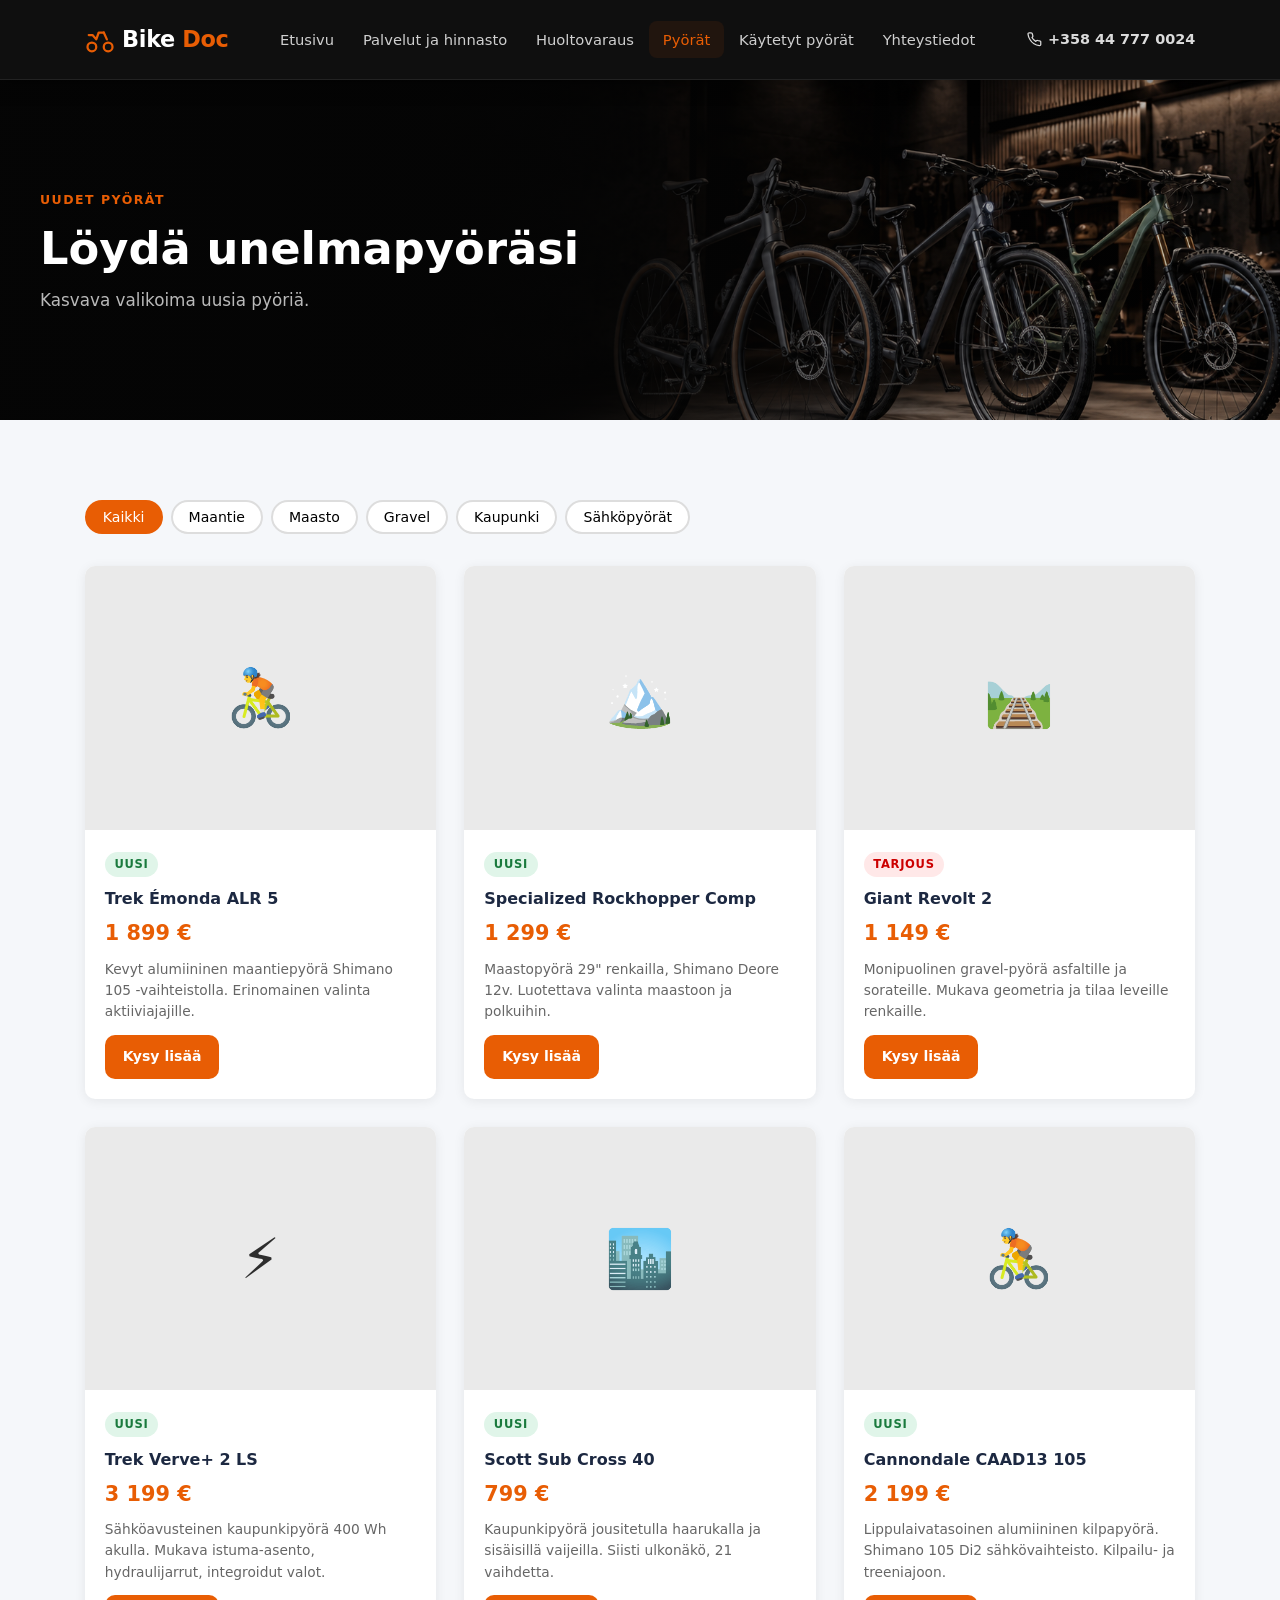
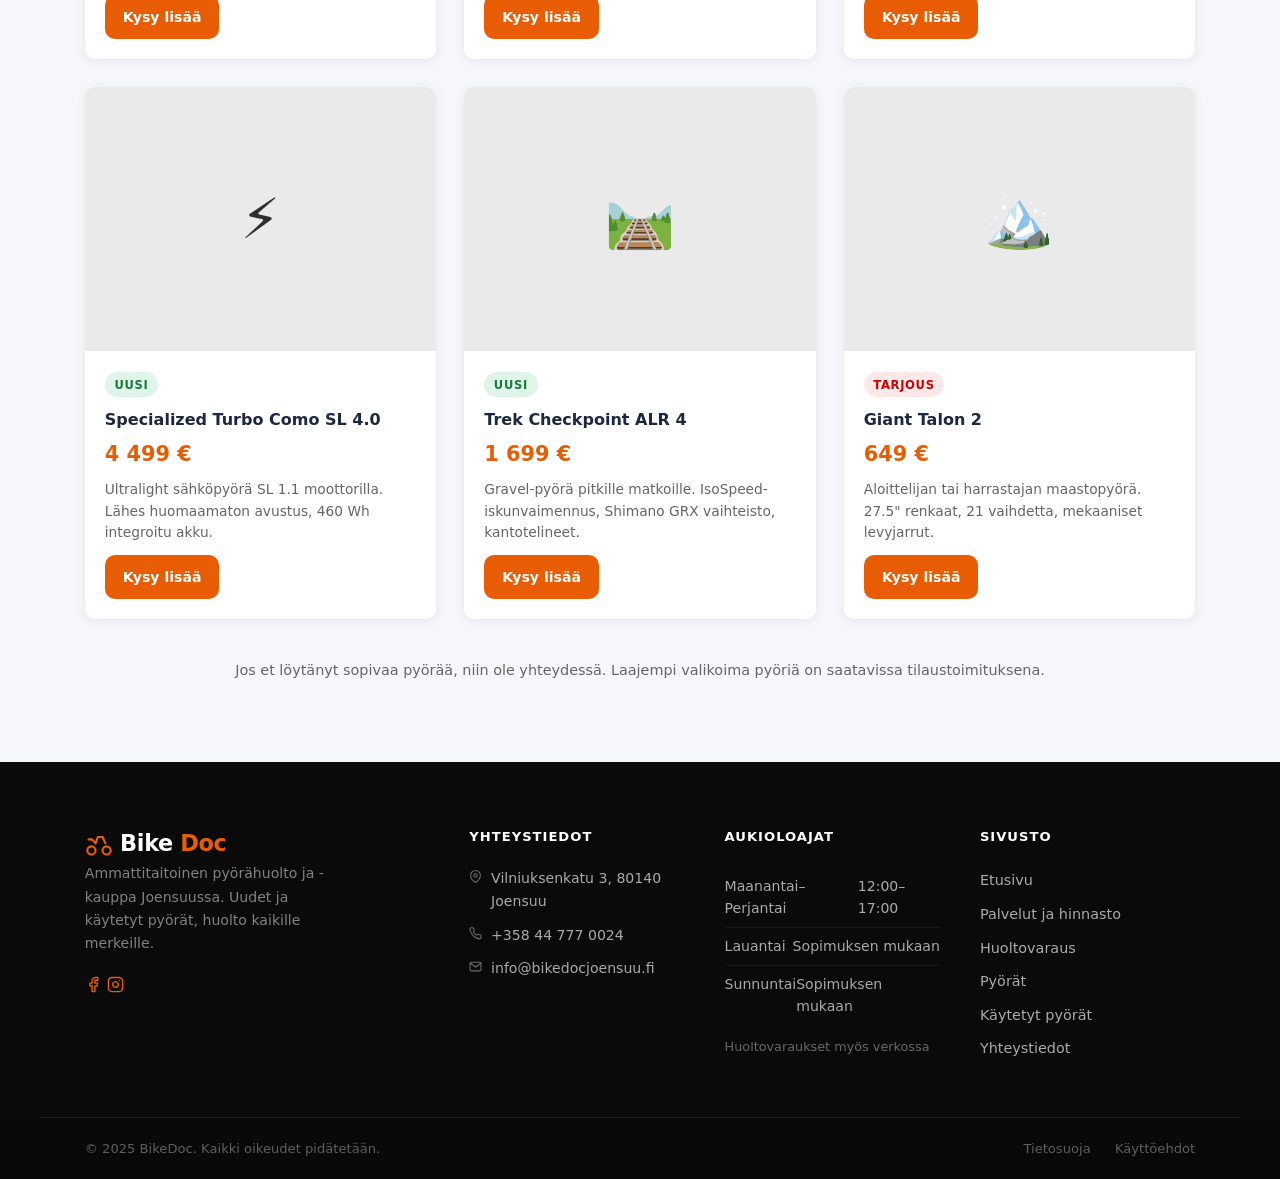
<file: pyorat.html>
﻿<!DOCTYPE html>
<html lang="fi">
<head>
  <meta charset="UTF-8" />
  <meta name="viewport" content="width=device-width, initial-scale=1.0" />
  <title>Uudet pyörät – BikeDoc</title>
  <meta name="description" content="BikeDocin uudet pyörät – maantie-, maasto-, gravel- ja sähköpyörät. Laaja valikoima tunnetuimmilta merkeiltä." />
  <link rel="stylesheet" href="css/style.css" />
  <script src="js/yhteystiedot.js" defer></script>
</head>
<body>
  <noscript><p>Yhteystietojen näyttäminen edellyttää JavaScriptin käyttöönottoa selaimessa.</p></noscript>

  <header class="site-header" id="site-header">
    <div class="container hdr-inner">
      <a href="index.html" class="logo" aria-label="BikeDoc etusivu">
        <svg width="30" height="30" viewBox="0 0 24 24" fill="none" stroke="currentColor"
             stroke-width="1.8" stroke-linecap="round" stroke-linejoin="round" aria-hidden="true">
          <circle cx="5.5" cy="17.5" r="3.5"/>
          <circle cx="18.5" cy="17.5" r="3.5"/>
          <path d="M15 6h-4l-2 5.5-3-3.5H3"/>
          <path d="M15 6l2.5 5.5"/>
        </svg>
        Bike<span>Doc</span>
      </a>
      <button class="hamburger" id="hamburger"
              aria-label="Avaa valikko" aria-expanded="false" aria-controls="main-nav">
        <span></span><span></span><span></span>
      </button>
      <nav class="main-nav" id="main-nav" role="navigation" aria-label="Päänavigaatio">
        <ul>
          <li><a href="index.html">Etusivu</a></li>
          <li><a href="palvelut.html">Palvelut ja hinnasto</a></li>
          <li><a href="huoltovaraus.html">Huoltovaraus</a></li>
          <li><a href="pyorat.html" class="active" aria-current="page">Pyörät</a></li>
          <li><a href="kaytetyt.html">Käytetyt pyörät</a></li>
          <li><a href="yhteystiedot.html">Yhteystiedot</a></li>
        </ul>
      </nav>
      <a data-contact-link="phone" class="hdr-phone" aria-label="Soita meille">
        <svg width="15" height="15" viewBox="0 0 24 24" fill="none" stroke="currentColor"
             stroke-width="2" stroke-linecap="round" stroke-linejoin="round" aria-hidden="true">
          <path d="M22 16.92v3a2 2 0 0 1-2.18 2 19.79 19.79 0 0 1-8.63-3.07
                   A19.5 19.5 0 0 1 4.69 12a19.79 19.79 0 0 1-3.07-8.67
                   A2 2 0 0 1 3.6 1.27h3a2 2 0 0 1 2 1.72
                   c.127.96.361 1.903.7 2.81a2 2 0 0 1-.45 2.11L7.91 8.9
                   a16 16 0 0 0 6.09 6.09l.98-.98a2 2 0 0 1 2.11-.45
                   c.907.339 1.85.573 2.81.7A2 2 0 0 1 22 16.92z"/>
        </svg>
        <span data-contact="phone"></span>
      </a>
    </div>
  </header>

<!-- Yläbanneri -->
  <section class="page-hero">
    <div class="page-hero-bg" style="background-image:url('images/pyorat.png');"></div>
    <div class="page-hero-overlay"></div>
    <div class="container page-hero-inner">
      <div class="page-hero-text">
        <span class="page-eyebrow">Uudet pyörät</span>
        <h1>Löydä unelmapyöräsi</h1>
        <p>Kasvava valikoima uusia pyöriä.</p>
      </div>
    </div>
  </section>

  <!-- Pyörälistat -->
  <section class="section" style="background: var(--clr-light);">
    <div class="container">

      <!-- Filtterit -->
      <div class="filter-bar" role="group" aria-label="Suodata pyörätyypin mukaan">
        <button class="filter-btn active" data-filter="all">Kaikki</button>
        <button class="filter-btn" data-filter="maantie">Maantie</button>
        <button class="filter-btn" data-filter="maasto">Maasto</button>
        <button class="filter-btn" data-filter="gravel">Gravel</button>
        <button class="filter-btn" data-filter="kaupunki">Kaupunki</button>
        <button class="filter-btn" data-filter="sahko">Sähköpyörät</button>
      </div>

      <div class="bike-grid">

        <div class="bike-card" data-category="maantie">
          <div class="bike-img" aria-hidden="true">🚴</div>
          <div class="bike-body">
            <span class="bike-badge badge-new">Uusi</span>
            <h3>Trek Émonda ALR 5</h3>
            <div class="bike-price">1 899 €</div>
            <p>Kevyt alumiininen maantiepyörä Shimano 105 -vaihteistolla. Erinomainen valinta aktiiviajajille.</p>
            <a href="yhteystiedot.html" class="btn btn-primary" style="margin-top:0.75rem;font-size:0.88rem;padding:0.55rem 1rem;">Kysy lisää</a>
          </div>
        </div>

        <div class="bike-card" data-category="maasto">
          <div class="bike-img" aria-hidden="true">🏔️</div>
          <div class="bike-body">
            <span class="bike-badge badge-new">Uusi</span>
            <h3>Specialized Rockhopper Comp</h3>
            <div class="bike-price">1 299 €</div>
            <p>Maastopyörä 29" renkailla, Shimano Deore 12v. Luotettava valinta maastoon ja polkuihin.</p>
            <a href="yhteystiedot.html" class="btn btn-primary" style="margin-top:0.75rem;font-size:0.88rem;padding:0.55rem 1rem;">Kysy lisää</a>
          </div>
        </div>

        <div class="bike-card" data-category="gravel">
          <div class="bike-img" aria-hidden="true">🛤️</div>
          <div class="bike-body">
            <span class="bike-badge badge-sale">Tarjous</span>
            <h3>Giant Revolt 2</h3>
            <div class="bike-price">1 149 €</div>
            <p>Monipuolinen gravel-pyörä asfaltille ja sorateille. Mukava geometria ja tilaa leveille renkaille.</p>
            <a href="yhteystiedot.html" class="btn btn-primary" style="margin-top:0.75rem;font-size:0.88rem;padding:0.55rem 1rem;">Kysy lisää</a>
          </div>
        </div>

        <div class="bike-card" data-category="sahko">
          <div class="bike-img" aria-hidden="true">⚡</div>
          <div class="bike-body">
            <span class="bike-badge badge-new">Uusi</span>
            <h3>Trek Verve+ 2 LS</h3>
            <div class="bike-price">3 199 €</div>
            <p>Sähköavusteinen kaupunkipyörä 400 Wh akulla. Mukava istuma-asento, hydraulijarrut, integroidut valot.</p>
            <a href="yhteystiedot.html" class="btn btn-primary" style="margin-top:0.75rem;font-size:0.88rem;padding:0.55rem 1rem;">Kysy lisää</a>
          </div>
        </div>

        <div class="bike-card" data-category="kaupunki">
          <div class="bike-img" aria-hidden="true">🏙️</div>
          <div class="bike-body">
            <span class="bike-badge badge-new">Uusi</span>
            <h3>Scott Sub Cross 40</h3>
            <div class="bike-price">799 €</div>
            <p>Kaupunkipyörä jousitetulla haarukalla ja sisäisillä vaijeilla. Siisti ulkonäkö, 21 vaihdetta.</p>
            <a href="yhteystiedot.html" class="btn btn-primary" style="margin-top:0.75rem;font-size:0.88rem;padding:0.55rem 1rem;">Kysy lisää</a>
          </div>
        </div>

        <div class="bike-card" data-category="maantie">
          <div class="bike-img" aria-hidden="true">🚴</div>
          <div class="bike-body">
            <span class="bike-badge badge-new">Uusi</span>
            <h3>Cannondale CAAD13 105</h3>
            <div class="bike-price">2 199 €</div>
            <p>Lippulaivatasoinen alumiininen kilpapyörä. Shimano 105 Di2 sähkövaihteisto. Kilpailu- ja treeniajoon.</p>
            <a href="yhteystiedot.html" class="btn btn-primary" style="margin-top:0.75rem;font-size:0.88rem;padding:0.55rem 1rem;">Kysy lisää</a>
          </div>
        </div>

        <div class="bike-card" data-category="sahko">
          <div class="bike-img" aria-hidden="true">⚡</div>
          <div class="bike-body">
            <span class="bike-badge badge-new">Uusi</span>
            <h3>Specialized Turbo Como SL 4.0</h3>
            <div class="bike-price">4 499 €</div>
            <p>Ultralight sähköpyörä SL 1.1 moottorilla. Lähes huomaamaton avustus, 460 Wh integroitu akku.</p>
            <a href="yhteystiedot.html" class="btn btn-primary" style="margin-top:0.75rem;font-size:0.88rem;padding:0.55rem 1rem;">Kysy lisää</a>
          </div>
        </div>

        <div class="bike-card" data-category="gravel">
          <div class="bike-img" aria-hidden="true">🛤️</div>
          <div class="bike-body">
            <span class="bike-badge badge-new">Uusi</span>
            <h3>Trek Checkpoint ALR 4</h3>
            <div class="bike-price">1 699 €</div>
            <p>Gravel-pyörä pitkille matkoille. IsoSpeed-iskunvaimennus, Shimano GRX vaihteisto, kantotelineet.</p>
            <a href="yhteystiedot.html" class="btn btn-primary" style="margin-top:0.75rem;font-size:0.88rem;padding:0.55rem 1rem;">Kysy lisää</a>
          </div>
        </div>

        <div class="bike-card" data-category="maasto">
          <div class="bike-img" aria-hidden="true">🏔️</div>
          <div class="bike-body">
            <span class="bike-badge badge-sale">Tarjous</span>
            <h3>Giant Talon 2</h3>
            <div class="bike-price">649 €</div>
            <p>Aloittelijan tai harrastajan maastopyörä. 27.5" renkaat, 21 vaihdetta, mekaaniset levyjarrut.</p>
            <a href="yhteystiedot.html" class="btn btn-primary" style="margin-top:0.75rem;font-size:0.88rem;padding:0.55rem 1rem;">Kysy lisää</a>
          </div>
        </div>

      </div><!-- /bike-grid -->

      <p style="text-align:center;margin-top:2.5rem;color:#666;font-size:0.9rem;">
        Jos et löytänyt sopivaa pyörää, niin ole yhteydessä. Laajempi valikoima pyöriä on saatavissa tilaustoimituksena.
      </p>

    </div>
  </section>

  <!-- Footer -->
  <footer class="site-footer">
    <div class="container footer-grid">
      <div class="fc fc-brand">
        <a href="index.html" class="logo" aria-label="BikeDoc etusivu">
          <svg width="28" height="28" viewBox="0 0 24 24" fill="none" stroke="currentColor"
               stroke-width="1.8" stroke-linecap="round" stroke-linejoin="round" aria-hidden="true">
            <circle cx="5.5" cy="17.5" r="3.5"/>
            <circle cx="18.5" cy="17.5" r="3.5"/>
            <path d="M15 6h-4l-2 5.5-3-3.5H3"/>
            <path d="M15 6l2.5 5.5"/>
          </svg>
          Bike<span>Doc</span>
        </a>
        <p>Ammattitaitoinen pyörähuolto ja -kauppa <span data-contact="cityIn"></span>.
           Uudet ja käytetyt pyörät, huolto kaikille merkeille.</p>
        <div class="footer-social">
          <a href="https://facebook.com/" target="_blank" rel="noopener noreferrer" aria-label="Facebook">
            <svg width="17" height="17" viewBox="0 0 24 24" fill="none" stroke="currentColor"
                 stroke-width="2" stroke-linecap="round" stroke-linejoin="round" aria-hidden="true">
              <path d="M18 2h-3a5 5 0 0 0-5 5v3H7v4h3v8h4v-8h3l1-4h-4V7a1 1 0 0 1 1-1h3z"/>
            </svg>
          </a>
          <a href="https://instagram.com/" target="_blank" rel="noopener noreferrer" aria-label="Instagram">
            <svg width="17" height="17" viewBox="0 0 24 24" fill="none" stroke="currentColor"
                 stroke-width="2" stroke-linecap="round" stroke-linejoin="round" aria-hidden="true">
              <rect x="2" y="2" width="20" height="20" rx="5" ry="5"/>
              <path d="M16 11.37A4 4 0 1 1 12.63 8 4 4 0 0 1 16 11.37z"/>
              <line x1="17.5" y1="6.5" x2="17.51" y2="6.5"/>
            </svg>
          </a>
        </div>
      </div>
      <div class="fc">
        <h4>Yhteystiedot</h4>
        <ul class="fc-list contact-list">
          <li>
            <svg width="13" height="13" viewBox="0 0 24 24" fill="none" stroke="currentColor" stroke-width="2" aria-hidden="true">
              <path d="M21 10c0 7-9 13-9 13s-9-6-9-13a9 9 0 0 1 18 0z"/>
              <circle cx="12" cy="10" r="3"/>
            </svg>
            <span data-contact="address"></span>
          </li>
          <li>
            <svg width="13" height="13" viewBox="0 0 24 24" fill="none" stroke="currentColor" stroke-width="2" aria-hidden="true">
              <path d="M22 16.92v3a2 2 0 0 1-2.18 2 19.79 19.79 0 0 1-8.63-3.07A19.5 19.5 0 0 1 4.69 12a19.79 19.79 0 0 1-3.07-8.67A2 2 0 0 1 3.6 1.27h3a2 2 0 0 1 2 1.72c.127.96.361 1.903.7 2.81a2 2 0 0 1-.45 2.11L7.91 8.9a16 16 0 0 0 6.09 6.09l.98-.98a2 2 0 0 1 2.11-.45c.907.339 1.85.573 2.81.7A2 2 0 0 1 22 16.92z"/>
            </svg>
            <a data-contact-link="phone"><span data-contact="phone"></span></a>
          </li>
          <li>
            <svg width="13" height="13" viewBox="0 0 24 24" fill="none" stroke="currentColor" stroke-width="2" aria-hidden="true">
              <path d="M4 4h16c1.1 0 2 .9 2 2v12c0 1.1-.9 2-2 2H4c-1.1 0-2-.9-2-2V6c0-1.1.9-2 2-2z"/>
              <polyline points="22,6 12,13 2,6"/>
            </svg>
            <a data-contact-link="email" data-contact="email"></a>
          </li>
        </ul>
      </div>
      <div class="fc">
        <h4>Aukioloajat</h4>
        <ul class="fc-list hours-list" data-contact-hours="list"></ul>
        <p class="hours-note">Huoltovaraukset myös verkossa</p>
      </div>
      <div class="fc">
        <h4>Sivusto</h4>
        <ul class="fc-list nav-list">
          <li><a href="index.html">Etusivu</a></li>
          <li><a href="palvelut.html">Palvelut ja hinnasto</a></li>
          <li><a href="huoltovaraus.html">Huoltovaraus</a></li>
          <li><a href="pyorat.html">Pyörät</a></li>
          <li><a href="kaytetyt.html">Käytetyt pyörät</a></li>
          <li><a href="yhteystiedot.html">Yhteystiedot</a></li>
        </ul>
      </div>
    </div>
    <div class="footer-bottom">
      <div class="container footer-bottom-inner">
        <span>© 2025 BikeDoc. Kaikki oikeudet pidätetään.</span>
        <nav aria-label="Alatason navigaatio">
          <a href="#">Tietosuoja</a>
          <a href="#">Käyttöehdot</a>
        </nav>
      </div>
    </div>
  </footer>

  <script>
    (function () {
      var hamburger = document.getElementById('hamburger');
      var nav       = document.getElementById('main-nav');
      hamburger.addEventListener('click', function () {
        var open = nav.classList.toggle('open');
        hamburger.classList.toggle('open', open);
        hamburger.setAttribute('aria-expanded', String(open));
      });
      nav.querySelectorAll('a').forEach(function (a) {
        a.addEventListener('click', function () {
          nav.classList.remove('open');
          hamburger.classList.remove('open');
          hamburger.setAttribute('aria-expanded', 'false');
        });
      });
      document.addEventListener('click', function (e) {
        if (!hamburger.contains(e.target) && !nav.contains(e.target)) {
          nav.classList.remove('open');
          hamburger.classList.remove('open');
          hamburger.setAttribute('aria-expanded', 'false');
        }
      });

      /* Filter-napit */
      var filterBtns = document.querySelectorAll('.filter-btn');
      var bikeCards  = document.querySelectorAll('.bike-card');
      filterBtns.forEach(function (btn) {
        btn.addEventListener('click', function () {
          filterBtns.forEach(function (b) { b.classList.remove('active'); });
          btn.classList.add('active');
          var filter = btn.getAttribute('data-filter');
          bikeCards.forEach(function (card) {
            if (filter === 'all' || card.getAttribute('data-category') === filter) {
              card.style.display = '';
            } else {
              card.style.display = 'none';
            }
          });
        });
      });
    })();
  </script>

</body>
</html>
</file>
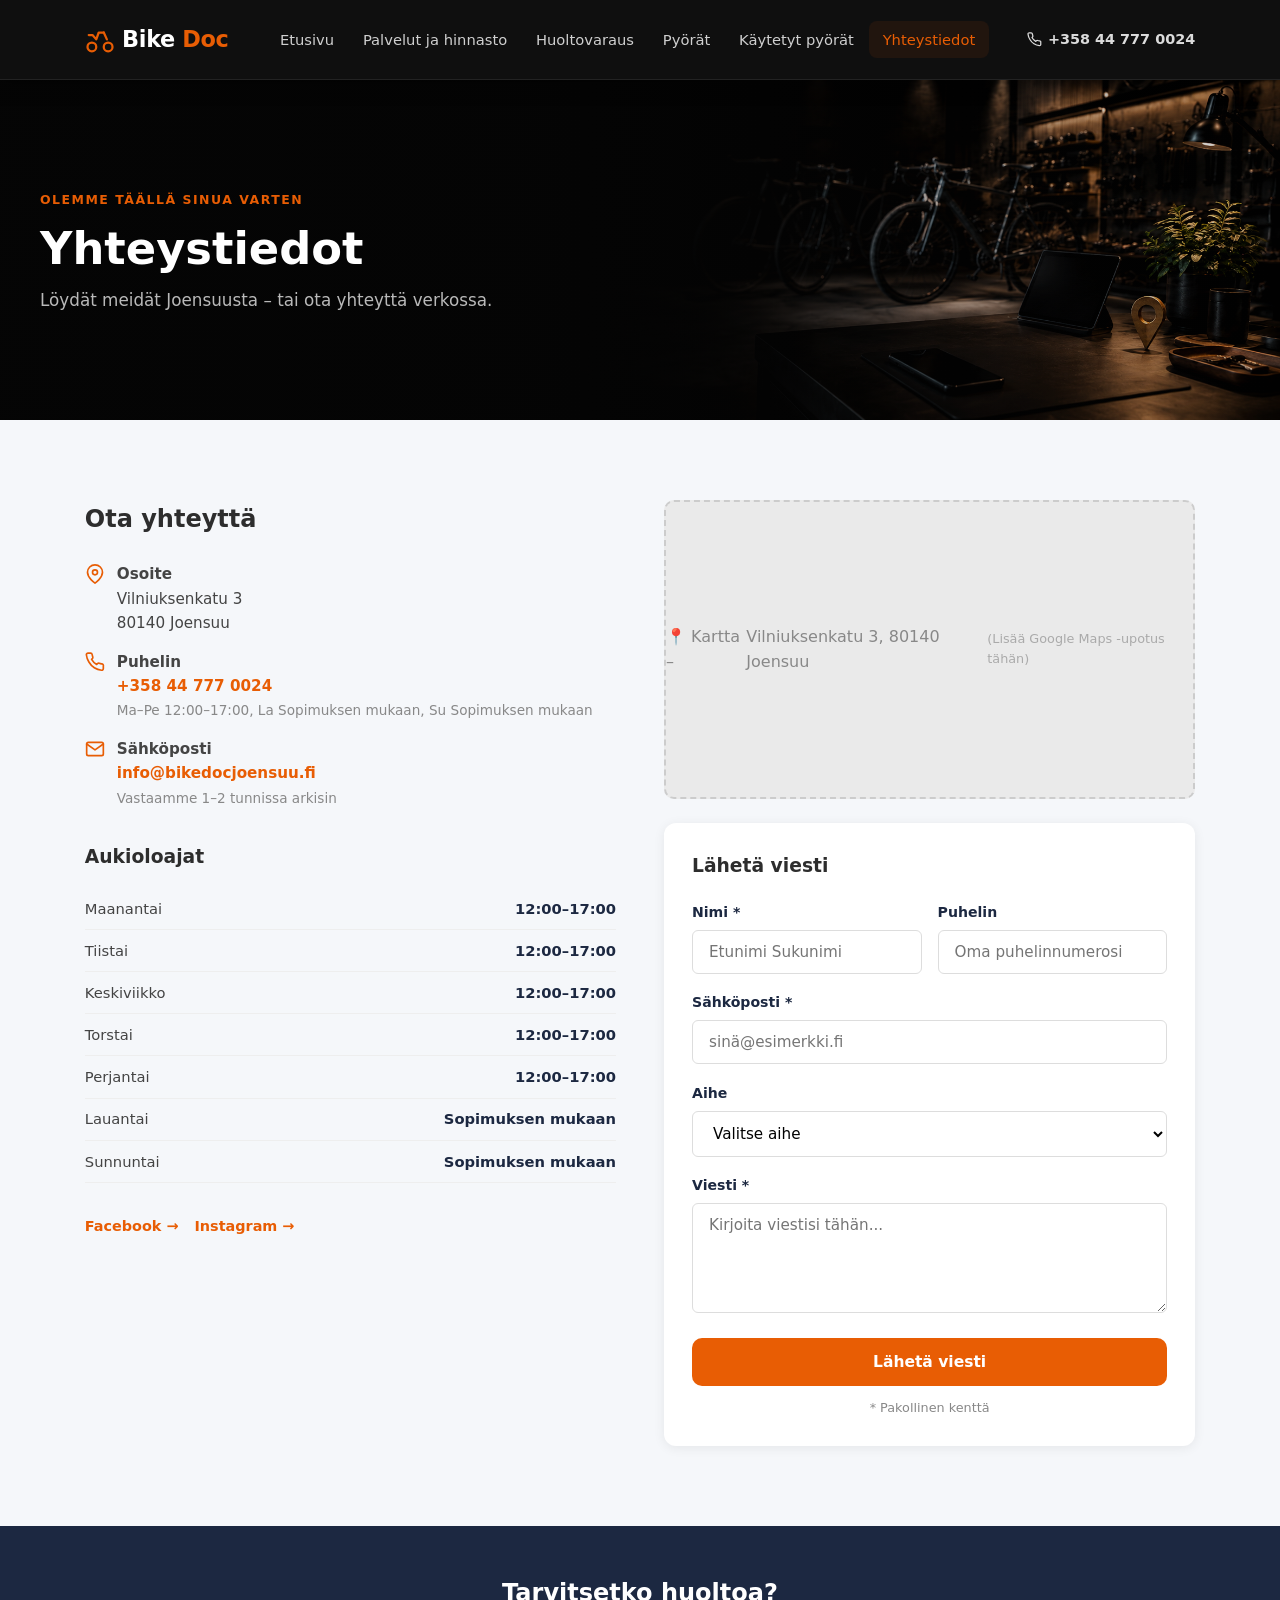
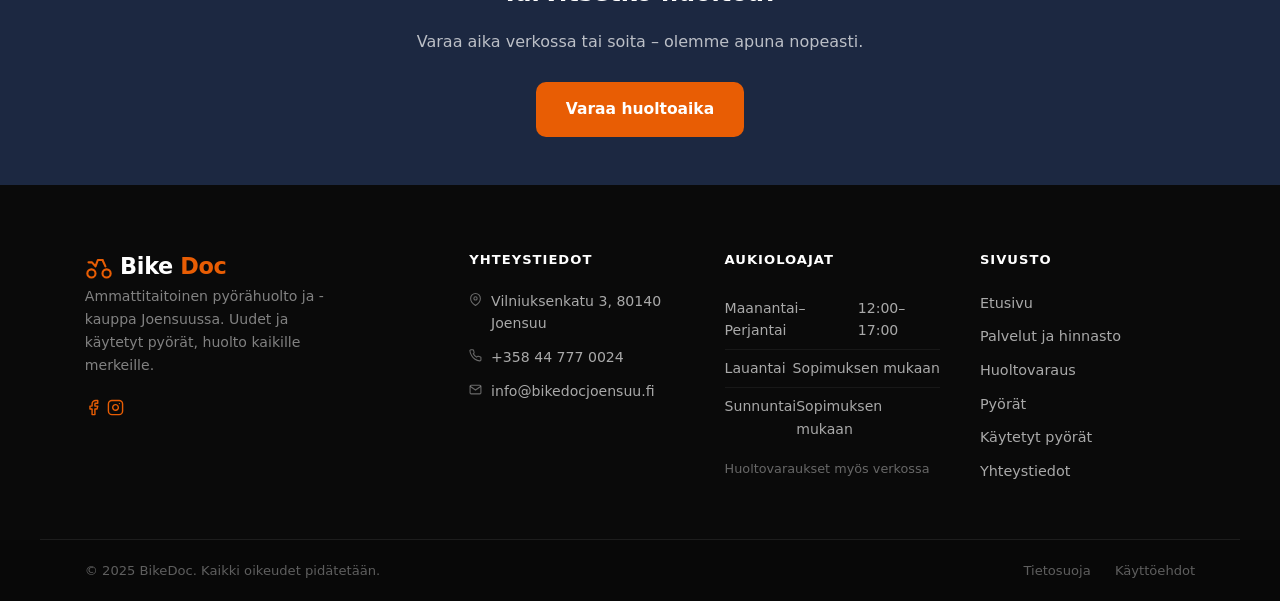
<file: yhteystiedot.html>
﻿<!DOCTYPE html>
<html lang="fi">
<head>
  <meta charset="UTF-8" />
  <meta name="viewport" content="width=device-width, initial-scale=1.0" />
  <title>Yhteystiedot – BikeDoc</title>
  <meta name="description" content="Ota yhteyttä BikeDociin. Katso liikkeen osoite, puhelinnumero, sähköposti ja aukioloajat." />
  <link rel="stylesheet" href="css/style.css" />
  <script src="js/yhteystiedot.js" defer></script>
</head>
<body>
  <noscript><p>Yhteystietojen näyttäminen edellyttää JavaScriptin käyttöönottoa selaimessa.</p></noscript>

  <header class="site-header" id="site-header">
    <div class="container hdr-inner">
      <a href="index.html" class="logo" aria-label="BikeDoc etusivu">
        <svg width="30" height="30" viewBox="0 0 24 24" fill="none" stroke="currentColor"
             stroke-width="1.8" stroke-linecap="round" stroke-linejoin="round" aria-hidden="true">
          <circle cx="5.5" cy="17.5" r="3.5"/>
          <circle cx="18.5" cy="17.5" r="3.5"/>
          <path d="M15 6h-4l-2 5.5-3-3.5H3"/>
          <path d="M15 6l2.5 5.5"/>
        </svg>
        Bike<span>Doc</span>
      </a>
      <button class="hamburger" id="hamburger"
              aria-label="Avaa valikko" aria-expanded="false" aria-controls="main-nav">
        <span></span><span></span><span></span>
      </button>
      <nav class="main-nav" id="main-nav" role="navigation" aria-label="Päänavigaatio">
        <ul>
          <li><a href="index.html">Etusivu</a></li>
          <li><a href="palvelut.html">Palvelut ja hinnasto</a></li>
          <li><a href="huoltovaraus.html">Huoltovaraus</a></li>
          <li><a href="pyorat.html">Pyörät</a></li>
          <li><a href="kaytetyt.html">Käytetyt pyörät</a></li>
          <li><a href="yhteystiedot.html" class="active" aria-current="page">Yhteystiedot</a></li>
        </ul>
      </nav>
      <a data-contact-link="phone" class="hdr-phone" aria-label="Soita meille">
        <svg width="15" height="15" viewBox="0 0 24 24" fill="none" stroke="currentColor"
             stroke-width="2" stroke-linecap="round" stroke-linejoin="round" aria-hidden="true">
          <path d="M22 16.92v3a2 2 0 0 1-2.18 2 19.79 19.79 0 0 1-8.63-3.07
                   A19.5 19.5 0 0 1 4.69 12a19.79 19.79 0 0 1-3.07-8.67
                   A2 2 0 0 1 3.6 1.27h3a2 2 0 0 1 2 1.72
                   c.127.96.361 1.903.7 2.81a2 2 0 0 1-.45 2.11L7.91 8.9
                   a16 16 0 0 0 6.09 6.09l.98-.98a2 2 0 0 1 2.11-.45
                   c.907.339 1.85.573 2.81.7A2 2 0 0 1 22 16.92z"/>
        </svg>
        <span data-contact="phone"></span>
      </a>
    </div>
  </header>

<!-- Yläbanneri -->
  <section class="page-hero">
    <div class="page-hero-bg" style="background-image:url('images/yhteystiedot.png');"></div>
    <div class="page-hero-overlay"></div>
    <div class="container page-hero-inner">
      <div class="page-hero-text">
        <span class="page-eyebrow">Olemme täällä sinua varten</span>
        <h1>Yhteystiedot</h1>
        <p>Löydät meidät <span data-contact="cityFrom"></span> – tai ota yhteyttä verkossa.</p>
      </div>
    </div>
  </section>

  <!-- Yhteystiedot + kartta -->
  <section class="section" style="background: var(--clr-light);">
    <div class="container">
      <div class="contact-grid">

        <!-- Vasen: yhteystiedot -->
        <div>

          <h2 style="margin-bottom:1.5rem;">Ota yhteyttä</h2>

          <div class="contact-detail">
            <svg width="20" height="20" viewBox="0 0 24 24" fill="none" stroke="currentColor"
                 stroke-width="2" stroke-linecap="round" stroke-linejoin="round" aria-hidden="true">
              <path d="M21 10c0 7-9 13-9 13s-9-6-9-13a9 9 0 0 1 18 0z"/>
              <circle cx="12" cy="10" r="3"/>
            </svg>
            <div>
              <strong>Osoite</strong><br>
              <span data-contact="street"></span><br>
              <span data-contact="postalCity"></span>
            </div>
          </div>

          <div class="contact-detail">
            <svg width="20" height="20" viewBox="0 0 24 24" fill="none" stroke="currentColor"
                 stroke-width="2" stroke-linecap="round" stroke-linejoin="round" aria-hidden="true">
              <path d="M22 16.92v3a2 2 0 0 1-2.18 2 19.79 19.79 0 0 1-8.63-3.07A19.5 19.5 0 0 1 4.69 12a19.79 19.79 0 0 1-3.07-8.67A2 2 0 0 1 3.6 1.27h3a2 2 0 0 1 2 1.72c.127.96.361 1.903.7 2.81a2 2 0 0 1-.45 2.11L7.91 8.9a16 16 0 0 0 6.09 6.09l.98-.98a2 2 0 0 1 2.11-.45c.907.339 1.85.573 2.81.7A2 2 0 0 1 22 16.92z"/>
            </svg>
            <div>
              <strong>Puhelin</strong><br>
              <a data-contact-link="phone" style="color:var(--clr-primary);font-weight:600;"><span data-contact="phone"></span></a><br>
              <span style="font-size:0.85rem;color:#888;"><span data-contact="hoursSummary"></span></span>
            </div>
          </div>

          <div class="contact-detail">
            <svg width="20" height="20" viewBox="0 0 24 24" fill="none" stroke="currentColor"
                 stroke-width="2" stroke-linecap="round" stroke-linejoin="round" aria-hidden="true">
              <path d="M4 4h16c1.1 0 2 .9 2 2v12c0 1.1-.9 2-2 2H4c-1.1 0-2-.9-2-2V6c0-1.1.9-2 2-2z"/>
              <polyline points="22,6 12,13 2,6"/>
            </svg>
            <div>
              <strong>Sähköposti</strong><br>
              <a data-contact-link="email" data-contact="email" style="color:var(--clr-primary);font-weight:600;"></a><br>
              <span style="font-size:0.85rem;color:#888;">Vastaamme 1–2 tunnissa arkisin</span>
            </div>
          </div>

          <div style="margin-top:2rem;">
            <h3 style="margin-bottom:1rem;">Aukioloajat</h3>
            <table class="hours-table">
              <tbody data-contact-hours="table"></tbody>
            </table>
          </div>

          <div style="margin-top:2rem;display:flex;gap:1rem;flex-wrap:wrap;">
            <a href="https://facebook.com/" target="_blank" rel="noopener noreferrer"
               style="color:var(--clr-primary);font-weight:600;font-size:0.9rem;">
              Facebook →
            </a>
            <a href="https://instagram.com/" target="_blank" rel="noopener noreferrer"
               style="color:var(--clr-primary);font-weight:600;font-size:0.9rem;">
              Instagram →
            </a>
          </div>

        </div>

        <!-- Oikea: kartta + lomake -->
        <div>

          <!-- Karttapaikkamerkki -->
          <div class="map-placeholder" role="img" aria-label="Liikkeen sijainti">
            📍 Kartta – <span data-contact="address"></span><br>
            <span style="font-size:0.8rem;color:#aaa;">(Lisää Google Maps -upotus tähän)</span>
          </div>

          <!-- Pikayhteydenotto -->
          <div style="background:#fff;border-radius:12px;padding:1.75rem;box-shadow:0 2px 12px rgba(0,0,0,.07);">
            <h3 style="margin-bottom:1.25rem;">Lähetä viesti</h3>
            <form action="#" method="post" novalidate>

              <div class="form-row">
                <div class="form-group">
                  <label for="c-name">Nimi *</label>
                  <input type="text" id="c-name" name="name" required autocomplete="name" placeholder="Etunimi Sukunimi" />
                </div>
                <div class="form-group">
                  <label for="c-phone">Puhelin</label>
                  <input type="tel" id="c-phone" name="phone" autocomplete="tel" placeholder="Oma puhelinnumerosi" />
                </div>
              </div>

              <div class="form-group">
                <label for="c-email">Sähköposti *</label>
                <input type="email" id="c-email" name="email" required autocomplete="email" placeholder="sinä@esimerkki.fi" />
              </div>

              <div class="form-group">
                <label for="c-subject">Aihe</label>
                <select id="c-subject" name="subject">
                  <option value="" disabled selected>Valitse aihe</option>
                  <option value="huolto">Pyörähuolto</option>
                  <option value="varaus">Huoltovaraus</option>
                  <option value="uusi-pyora">Uuden pyörän kysely</option>
                  <option value="kaytetty">Käytetyn pyörän kysely</option>
                  <option value="myynti">Haluan myydä pyörän</option>
                  <option value="muu">Muu asia</option>
                </select>
              </div>

              <div class="form-group">
                <label for="c-message">Viesti *</label>
                <textarea id="c-message" name="message" required placeholder="Kirjoita viestisi tähän..."></textarea>
              </div>

              <button type="submit" class="btn btn-primary" style="width:100%;justify-content:center;">
                Lähetä viesti
              </button>

              <p style="font-size:0.8rem;color:#888;text-align:center;margin-top:0.75rem;">
                * Pakollinen kenttä
              </p>

            </form>
          </div>

        </div>

      </div>
    </div>
  </section>

  <!-- Pikavarauskehote -->
  <section class="why-section" style="padding:3rem 0;">
    <div class="container" style="text-align:center;">
      <h2 style="color:#fff;margin-bottom:1rem;">Tarvitsetko huoltoa?</h2>
      <p style="color:rgba(255,255,255,.7);margin-bottom:1.75rem;">
        Varaa aika verkossa tai soita – olemme apuna nopeasti.
      </p>
      <a href="huoltovaraus.html" class="btn btn-primary">Varaa huoltoaika</a>
    </div>
  </section>

  <!-- Footer -->
  <footer class="site-footer">
    <div class="container footer-grid">
      <div class="fc fc-brand">
        <a href="index.html" class="logo" aria-label="BikeDoc etusivu">
          <svg width="28" height="28" viewBox="0 0 24 24" fill="none" stroke="currentColor"
               stroke-width="1.8" stroke-linecap="round" stroke-linejoin="round" aria-hidden="true">
            <circle cx="5.5" cy="17.5" r="3.5"/>
            <circle cx="18.5" cy="17.5" r="3.5"/>
            <path d="M15 6h-4l-2 5.5-3-3.5H3"/>
            <path d="M15 6l2.5 5.5"/>
          </svg>
          Bike<span>Doc</span>
        </a>
        <p>Ammattitaitoinen pyörähuolto ja -kauppa <span data-contact="cityIn"></span>.
           Uudet ja käytetyt pyörät, huolto kaikille merkeille.</p>
        <div class="footer-social">
          <a href="https://facebook.com/" target="_blank" rel="noopener noreferrer" aria-label="Facebook">
            <svg width="17" height="17" viewBox="0 0 24 24" fill="none" stroke="currentColor"
                 stroke-width="2" stroke-linecap="round" stroke-linejoin="round" aria-hidden="true">
              <path d="M18 2h-3a5 5 0 0 0-5 5v3H7v4h3v8h4v-8h3l1-4h-4V7a1 1 0 0 1 1-1h3z"/>
            </svg>
          </a>
          <a href="https://instagram.com/" target="_blank" rel="noopener noreferrer" aria-label="Instagram">
            <svg width="17" height="17" viewBox="0 0 24 24" fill="none" stroke="currentColor"
                 stroke-width="2" stroke-linecap="round" stroke-linejoin="round" aria-hidden="true">
              <rect x="2" y="2" width="20" height="20" rx="5" ry="5"/>
              <path d="M16 11.37A4 4 0 1 1 12.63 8 4 4 0 0 1 16 11.37z"/>
              <line x1="17.5" y1="6.5" x2="17.51" y2="6.5"/>
            </svg>
          </a>
        </div>
      </div>
      <div class="fc">
        <h4>Yhteystiedot</h4>
        <ul class="fc-list contact-list">
          <li>
            <svg width="13" height="13" viewBox="0 0 24 24" fill="none" stroke="currentColor" stroke-width="2" aria-hidden="true">
              <path d="M21 10c0 7-9 13-9 13s-9-6-9-13a9 9 0 0 1 18 0z"/>
              <circle cx="12" cy="10" r="3"/>
            </svg>
            <span data-contact="address"></span>
          </li>
          <li>
            <svg width="13" height="13" viewBox="0 0 24 24" fill="none" stroke="currentColor" stroke-width="2" aria-hidden="true">
              <path d="M22 16.92v3a2 2 0 0 1-2.18 2 19.79 19.79 0 0 1-8.63-3.07A19.5 19.5 0 0 1 4.69 12a19.79 19.79 0 0 1-3.07-8.67A2 2 0 0 1 3.6 1.27h3a2 2 0 0 1 2 1.72c.127.96.361 1.903.7 2.81a2 2 0 0 1-.45 2.11L7.91 8.9a16 16 0 0 0 6.09 6.09l.98-.98a2 2 0 0 1 2.11-.45c.907.339 1.85.573 2.81.7A2 2 0 0 1 22 16.92z"/>
            </svg>
            <a data-contact-link="phone"><span data-contact="phone"></span></a>
          </li>
          <li>
            <svg width="13" height="13" viewBox="0 0 24 24" fill="none" stroke="currentColor" stroke-width="2" aria-hidden="true">
              <path d="M4 4h16c1.1 0 2 .9 2 2v12c0 1.1-.9 2-2 2H4c-1.1 0-2-.9-2-2V6c0-1.1.9-2 2-2z"/>
              <polyline points="22,6 12,13 2,6"/>
            </svg>
            <a data-contact-link="email" data-contact="email"></a>
          </li>
        </ul>
      </div>
      <div class="fc">
        <h4>Aukioloajat</h4>
        <ul class="fc-list hours-list" data-contact-hours="list"></ul>
        <p class="hours-note">Huoltovaraukset myös verkossa</p>
      </div>
      <div class="fc">
        <h4>Sivusto</h4>
        <ul class="fc-list nav-list">
          <li><a href="index.html">Etusivu</a></li>
          <li><a href="palvelut.html">Palvelut ja hinnasto</a></li>
          <li><a href="huoltovaraus.html">Huoltovaraus</a></li>
          <li><a href="pyorat.html">Pyörät</a></li>
          <li><a href="kaytetyt.html">Käytetyt pyörät</a></li>
          <li><a href="yhteystiedot.html">Yhteystiedot</a></li>
        </ul>
      </div>
    </div>
    <div class="footer-bottom">
      <div class="container footer-bottom-inner">
        <span>© 2025 BikeDoc. Kaikki oikeudet pidätetään.</span>
        <nav aria-label="Alatason navigaatio">
          <a href="#">Tietosuoja</a>
          <a href="#">Käyttöehdot</a>
        </nav>
      </div>
    </div>
  </footer>

  <script>
    (function () {
      var hamburger = document.getElementById('hamburger');
      var nav       = document.getElementById('main-nav');
      hamburger.addEventListener('click', function () {
        var open = nav.classList.toggle('open');
        hamburger.classList.toggle('open', open);
        hamburger.setAttribute('aria-expanded', String(open));
      });
      nav.querySelectorAll('a').forEach(function (a) {
        a.addEventListener('click', function () {
          nav.classList.remove('open');
          hamburger.classList.remove('open');
          hamburger.setAttribute('aria-expanded', 'false');
        });
      });
      document.addEventListener('click', function (e) {
        if (!hamburger.contains(e.target) && !nav.contains(e.target)) {
          nav.classList.remove('open');
          hamburger.classList.remove('open');
          hamburger.setAttribute('aria-expanded', 'false');
        }
      });
    })();
  </script>

</body>
</html>
</file>
<file: css/style.css>
﻿/* ============================================================
   BikeDoc – style.css  |  Uudistettu rakenne (2025)
   Muokkaa :root-osion muuttujia helposti omaan tyyliin.
   ============================================================ */

/* --- CSS-muuttujat ---------------------------------------- */
:root {
  --clr-primary:    #e85d04;
  --clr-primary-dk: #c44b00;
  --clr-dark:       #1c2841;
  --clr-dark-alt:   #152036;
  --clr-light:      #f5f7fa;
  --clr-gray:       #eaeaea;
  --clr-white:      #ffffff;
  --clr-text:       #2d2d2d;
  --clr-muted:      #6c757d;
  --clr-border:     #dde2e8;

  --font:       'Segoe UI', system-ui, -apple-system, sans-serif;
  --hdr-h:      80px;
  --radius:     10px;
  --radius-lg:  16px;
  --shadow:     0 4px 24px rgba(0,0,0,.08);
  --shadow-hv:  0 10px 36px rgba(0,0,0,.16);
  --max-w:      1200px;
  --trans:      0.25s ease;
}

/* --- Reset ------------------------------------------------ */
*, *::before, *::after { box-sizing: border-box; margin: 0; padding: 0; }
html  { scroll-behavior: smooth; font-size: 16px; }
body  { font-family: var(--font); color: var(--clr-text); background: var(--clr-white); line-height: 1.6; }
img   { max-width: 100%; height: auto; display: block; }
a     { color: var(--clr-primary); text-decoration: none; transition: color var(--trans); }
a:hover { color: var(--clr-primary-dk); }
ul    { list-style: none; }
button { font-family: var(--font); cursor: pointer; }

/* --- Container -------------------------------------------- */
.container {
  width: 100%;
  max-width: var(--max-w);
  margin: 0 auto;
  padding: 0 clamp(1.5rem, 3.5vw, 3rem);
}

/* --- Sections --------------------------------------------- */
.section { padding: 5rem 0; }

/* --- Section headers -------------------------------------- */
.section-head            { margin-bottom: 3rem; }
.section-head h2         { font-size: clamp(1.6rem,3.5vw,2.2rem); font-weight: 800; color: var(--clr-dark); margin-bottom: 0.5rem; }
.section-head p          { font-size: 1.05rem; color: var(--clr-muted); }
.section-head.center     { text-align: center; }
.section-head.light h2   { color: var(--clr-white); }
.section-head.light p    { color: rgba(255,255,255,.7); }

/* --- Buttons ---------------------------------------------- */
.btn {
  display: inline-flex;
  align-items: center;
  gap: 0.4rem;
  padding: 0.8rem 1.75rem;
  border-radius: var(--radius);
  font-size: 0.97rem;
  font-weight: 700;
  border: 2px solid transparent;
  transition: background var(--trans), color var(--trans), transform var(--trans), box-shadow var(--trans);
  cursor: pointer;
}
.btn-primary          { background: var(--clr-primary); color: #fff; }
.btn-primary:hover    { background: var(--clr-primary-dk); color: #fff; transform: translateY(-2px); box-shadow: 0 6px 20px rgba(232,93,4,.35); }
.btn-ghost            { background: transparent; color: #fff; border-color: rgba(255,255,255,.55); }
.btn-ghost:hover      { background: rgba(255,255,255,.12); color: #fff; transform: translateY(-2px); }
.btn-white            { background: #fff; color: var(--clr-dark); }
.btn-white:hover      { background: var(--clr-primary); color: #fff; transform: translateY(-2px); }

/* --- Check list ------------------------------------------- */
.check-list { margin-bottom: 2rem; }
.check-list li { display: flex; align-items: center; gap: 0.6rem; padding: 0.3rem 0; font-size: 0.96rem; }
.check-list li::before { content: '✓'; color: var(--clr-primary); font-weight: 700; flex-shrink: 0; }

/* --- Eyebrow ---------------------------------------------- */
.eyebrow {
  display: inline-block;
  font-size: 0.8rem;
  font-weight: 700;
  letter-spacing: 1.5px;
  text-transform: uppercase;
  color: var(--clr-primary);
  margin-bottom: 0.75rem;
}

/* ============================================================
   HEADER
   ============================================================ */
.site-header {
  position: sticky;
  top: 0;
  z-index: 1000;
  background: #0f0f0f;
  height: var(--hdr-h);
  border-bottom: 1px solid rgba(255,255,255,.08);
  box-shadow: 0 2px 16px rgba(0,0,0,.5);
}

/* Grid: logo | nav (1fr, centered) | phone */
.hdr-inner {
  display: grid;
  grid-template-columns: auto 1fr auto;
  align-items: center;
  height: 100%;
  gap: 1.5rem;
}

/* Logo */
.logo {
  display: flex;
  align-items: center;
  gap: 0.45rem;
  font-size: 1.4rem;
  font-weight: 800;
  color: #fff;
  letter-spacing: -0.3px;
  text-decoration: none;
  flex-shrink: 0;
}
.logo svg { color: var(--clr-primary); flex-shrink: 0; }
.logo span { color: var(--clr-primary); }
.logo:hover { color: #fff; }

/* Navigaatio */
.main-nav { display: flex; justify-content: center; }
.main-nav ul { display: flex; align-items: center; gap: 0.1rem; }
.main-nav ul li a {
  display: block;
  padding: 0.45rem 0.85rem;
  border-radius: 8px;
  font-size: 0.92rem;
  font-weight: 500;
  color: rgba(255,255,255,.8);
  transition: color var(--trans), background var(--trans);
  white-space: nowrap;
}
.main-nav ul li a:hover,
.main-nav ul li a.active {
  color: var(--clr-primary);
  background: rgba(232,93,4,.08);
}

/* Puhelinnumero */
.hdr-phone {
  display: flex;
  align-items: center;
  gap: 0.4rem;
  font-size: 0.9rem;
  font-weight: 700;
  color: rgba(255,255,255,.85);
  text-decoration: none;
  flex-shrink: 0;
  white-space: nowrap;
  transition: color var(--trans);
}
.hdr-phone:hover { color: var(--clr-primary); }

/* Hamburger */
.hamburger {
  display: none;
  flex-direction: column;
  justify-content: center;
  gap: 5px;
  width: 40px;
  height: 40px;
  background: none;
  border: none;
  padding: 4px;
  border-radius: 8px;
  transition: background var(--trans);
}
.hamburger:hover { background: rgba(255,255,255,.1); }
.hamburger span {
  display: block;
  width: 24px;
  height: 2px;
  background: rgba(255,255,255,.9);
  border-radius: 2px;
  transition: transform var(--trans), opacity var(--trans);
}
.hamburger.open span:nth-child(1) { transform: translateY(7px) rotate(45deg); }
.hamburger.open span:nth-child(2) { opacity: 0; }
.hamburger.open span:nth-child(3) { transform: translateY(-7px) rotate(-45deg); }

/* ============================================================
   HERO
   ============================================================ */
.hero {
  position: relative;
  min-height: 42vh;
  display: flex;
  flex-direction: column;
  background: #0a0a0a;
  overflow: hidden;
}

/* Taustakuva */
.hero-bg {
  position: absolute;
  inset: 0;
  background-size: cover;
  background-position: center;
  background-repeat: no-repeat;
  opacity: 0.55;
}

/* Liukuväripeite */
.hero-overlay {
  position: absolute;
  inset: 0;
  background: linear-gradient(90deg, rgba(5,5,5,.95) 0%, rgba(5,5,5,.85) 40%, rgba(5,5,5,.32) 68%, rgba(5,5,5,.0) 100%);
}

/* Hero-sisältö: 2-sarakeinen grid */
.hero-inner {
  position: relative;
  z-index: 1;
  display: grid;
  grid-template-columns: 1fr 1fr;
  gap: 4rem;
  align-items: center;
  padding: 2rem 0;
  flex: 1;
}
.hero-right {
  display: flex;
  align-items: center;
  justify-content: flex-end;
}

/* Silmänauhan teksti */
.hero-eyebrow {
  display: inline-block;
  background: rgba(232,93,4,.18);
  color: #ffb380;
  font-size: 0.82rem;
  font-weight: 700;
  letter-spacing: 1px;
  text-transform: uppercase;
  padding: 0.35rem 0.9rem;
  border-radius: 20px;
  border: 1px solid rgba(232,93,4,.3);
  margin-bottom: 1.25rem;
}

.hero-content h1 {
  font-size: clamp(2.2rem,5vw,3.4rem);
  font-weight: 800;
  color: var(--clr-white);
  line-height: 1.15;
  margin-bottom: 1.25rem;
}
.hero-content h1 em { color: var(--clr-primary); font-style: normal; }
.hero-content > p   { font-size: 1.1rem; color: rgba(255,255,255,.75); max-width: 640px; margin-bottom: 1.5rem; }

/* CTA-napit */
.hero-buttons { display: flex; gap: 1rem; flex-wrap: wrap; margin-bottom: 0; }

/* Feature-elementit – vaakasuora rivi vasemmassa sarakkeessa */
.hero-features { display: flex; flex-direction: row; gap: 0.75rem; margin-top: 1.75rem; flex-wrap: nowrap; }

.hero-feat {
  display: flex;
  flex-direction: column;
  align-items: flex-start;
  gap: 0.4rem;
  background: rgba(5,5,5,.55);
  border: 1px solid rgba(255,255,255,.10);
  border-radius: var(--radius);
  padding: 0.75rem 0.9rem;
  backdrop-filter: blur(4px);
  flex: 1;
  min-width: 0;
}
.hf-icon-wrap {
  width: 36px;
  height: 36px;
  background: var(--clr-primary);
  border-radius: 8px;
  display: flex;
  align-items: center;
  justify-content: center;
  flex-shrink: 0;
}
.hf-icon-wrap svg { color: #fff; }
.hero-feat strong { display: block; color: #fff; font-size: 0.82rem; font-weight: 700; line-height: 1.3; }

/* Hero kokemusnosto */
.hero-badge {
  display: flex;
  align-items: center;
  gap: 0.9rem;
  background: rgba(5,5,5,.65);
  backdrop-filter: blur(8px);
  border: 1px solid rgba(255,255,255,.12);
  border-radius: var(--radius);
  padding: 1rem 1.2rem;
  align-self: flex-end;
}
.hero-badge-icon {
  width: 42px;
  height: 42px;
  background: var(--clr-primary);
  border-radius: 10px;
  display: flex;
  align-items: center;
  justify-content: center;
  flex-shrink: 0;
}
.hero-badge-icon svg { color: #fff; }
.hero-badge-text strong {
  display: block;
  color: #fff;
  font-size: 0.88rem;
  font-weight: 700;
  line-height: 1.3;
}
.hero-badge-text span {
  display: block;
  color: rgba(255,255,255,.6);
  font-size: 0.8rem;
  font-weight: 400;
}

/* ============================================================
   PALVELUT
   ============================================================ */
.services-section { background: var(--clr-white); }

.services-grid {
  display: grid;
  grid-template-columns: repeat(4, 1fr);
  gap: 1.5rem;
}

.srv-card {
  background: var(--clr-white);
  border-radius: var(--radius);
  box-shadow: var(--shadow);
  border: 1px solid var(--clr-border);
  overflow: hidden;
  display: flex;
  flex-direction: column;
  transition: transform var(--trans), box-shadow var(--trans);
}
.srv-card:hover { transform: translateY(-5px); box-shadow: var(--shadow-hv); }

/* Kortin kuvaalue */
.srv-img {
  height: 180px;
  display: flex;
  align-items: center;
  justify-content: center;
  font-size: 3rem;
}

.srv-body      { padding: 1.4rem; flex: 1; display: flex; flex-direction: column; }
.srv-body h3   { font-size: 1.05rem; font-weight: 700; color: var(--clr-dark); margin-bottom: 0.5rem; }
.srv-body p    { font-size: 0.9rem; color: var(--clr-muted); flex: 1; margin-bottom: 1rem; }
.srv-link      { font-size: 0.9rem; font-weight: 700; color: var(--clr-primary); }
.srv-link:hover { color: var(--clr-primary-dk); }

/* ============================================================
   MIKSI VALITA
   ============================================================ */
.why-section {
  background: var(--clr-dark);
  padding: 5rem 0;
}

.why-grid {
  display: grid;
  grid-template-columns: repeat(4, 1fr);
  gap: 2rem;
  text-align: center;
}

.why-item      { padding: 1.5rem 1rem; }
.why-icon      { font-size: 2.5rem; margin-bottom: 1rem; }
.why-item h3   { font-size: 1rem; font-weight: 700; color: #fff; margin-bottom: 0.5rem; }
.why-item p    { font-size: 0.9rem; color: rgba(255,255,255,.65); line-height: 1.55; }

/* ============================================================
   TIETOA MEISTÄ
   ============================================================ */
.about-section { background: var(--clr-light); }

.about-grid {
  display: grid;
  grid-template-columns: 1fr 1fr;
  gap: 4rem;
  align-items: center;
}

.about-img { border-radius: var(--radius-lg); overflow: hidden; box-shadow: var(--shadow); }
.about-img img,
.img-placeholder { width: 100%; height: 420px; object-fit: cover; }
.img-placeholder  { display: flex; align-items: center; justify-content: center; font-size: 5rem; }

.about-text h2  { font-size: clamp(1.5rem,3vw,2rem); font-weight: 800; color: var(--clr-dark); margin-bottom: 1rem; }
.about-text > p { color: var(--clr-muted); margin-bottom: 1.25rem; }

/* ============================================================
   LOGORIVI
   ============================================================ */
.logo-row {
  background: var(--clr-gray);
  padding: 2.25rem 0;
  border-top: 1px solid var(--clr-border);
  border-bottom: 1px solid var(--clr-border);
}

.logo-row-label {
  text-align: center;
  font-size: 0.78rem;
  font-weight: 700;
  letter-spacing: 1.5px;
  text-transform: uppercase;
  color: var(--clr-muted);
  margin-bottom: 1.5rem;
}

.logos {
  display: flex;
  align-items: center;
  justify-content: center;
  flex-wrap: wrap;
  gap: 2.5rem;
}

.brand-logo {
  font-size: 1.1rem;
  font-weight: 800;
  letter-spacing: 1px;
  color: #aaa;
  text-transform: uppercase;
  transition: color var(--trans);
  user-select: none;
}
.brand-logo:hover { color: var(--clr-dark); }

/* ============================================================
   KOLMEN LAATIKON OSIO
   ============================================================ */
.three-boxes { background: var(--clr-light); }

.boxes-grid {
  display: grid;
  grid-template-columns: 1fr 1fr 1fr;
  gap: 1.75rem;
  align-items: start;
}

.box { border-radius: var(--radius-lg); overflow: hidden; }

/* Arvostelut */
.box-reviews { background: var(--clr-white); box-shadow: var(--shadow); padding: 2rem; }
.box-reviews h3 { font-size: 1.1rem; font-weight: 800; color: var(--clr-dark); margin-bottom: 1.5rem; }

.reviews { display: flex; flex-direction: column; gap: 1.1rem; }
.review  { padding: 1rem 1.1rem; background: var(--clr-light); border-radius: var(--radius); }
.stars   { color: #f5a623; font-size: 0.95rem; margin-bottom: 0.4rem; letter-spacing: 2px; }
.review p    { font-size: 0.88rem; color: var(--clr-text); margin-bottom: 0.4rem; line-height: 1.5; }
.review cite { font-size: 0.82rem; color: var(--clr-muted); font-style: normal; font-weight: 600; }

/* Varaus CTA */
.box-booking { background: var(--clr-dark); }
.booking-inner {
  padding: 2.5rem 2rem;
  text-align: center;
  display: flex;
  flex-direction: column;
  align-items: center;
  gap: 0.9rem;
}
.booking-icon  { font-size: 2.8rem; }
.box-booking h3 { font-size: 1.2rem; font-weight: 800; color: #fff; }
.box-booking p  { font-size: 0.93rem; color: rgba(255,255,255,.7); max-width: 220px; }
.booking-note   { font-size: 0.8rem; color: rgba(255,255,255,.45); }

/* FAQ */
.box-faq { background: var(--clr-white); box-shadow: var(--shadow); padding: 2rem; }
.box-faq h3 { font-size: 1.1rem; font-weight: 800; color: var(--clr-dark); margin-bottom: 1.25rem; }

.faq { display: flex; flex-direction: column; }
.faq-item { border-bottom: 1px solid var(--clr-border); }
.faq-item:last-child { border-bottom: none; }

.faq-q {
  width: 100%;
  display: flex;
  align-items: center;
  justify-content: space-between;
  gap: 0.5rem;
  padding: 0.9rem 0;
  background: none;
  border: none;
  text-align: left;
  font-size: 0.92rem;
  font-weight: 600;
  color: var(--clr-dark);
  transition: color var(--trans);
}
.faq-q:hover { color: var(--clr-primary); }
.faq-icon { font-size: 1.2rem; font-weight: 400; color: var(--clr-muted); flex-shrink: 0; }
.faq-item.open .faq-icon { color: var(--clr-primary); }

.faq-a { overflow: hidden; }
.faq-a[hidden] { display: none; }
.faq-a p { font-size: 0.88rem; color: var(--clr-muted); line-height: 1.6; padding-bottom: 1rem; }

/* ============================================================
   FOOTER
   ============================================================ */
.site-footer {
  background: #0a0a0a;
  color: rgba(255,255,255,.75);
  padding-top: 4rem;
}

.footer-grid {
  display: grid;
  grid-template-columns: 1.6fr 1fr 1fr 1fr;
  gap: 2.5rem;
  padding-bottom: 3rem;
  border-bottom: 1px solid rgba(255,255,255,.08);
}

.fc h4 {
  color: #fff;
  font-size: 0.82rem;
  font-weight: 700;
  letter-spacing: 1px;
  text-transform: uppercase;
  margin-bottom: 1.25rem;
}

/* Brändisarake */
.logo-footer {
  font-size: 1.3rem;
  font-weight: 800;
  color: #fff;
  margin-bottom: 1rem;
  display: inline-flex;
  gap: 0;
}
.logo-footer span { color: var(--clr-primary); }
.logo-footer:hover { color: #fff; }

.fc-brand > p {
  font-size: 0.88rem;
  opacity: 0.65;
  line-height: 1.65;
  max-width: 250px;
  margin-bottom: 1.25rem;
}

/* Some-linkit */
.social-links { display: flex; gap: 0.6rem; }
.social-links a {
  display: flex;
  align-items: center;
  justify-content: center;
  width: 38px;
  height: 38px;
  border-radius: 50%;
  background: rgba(255,255,255,.08);
  color: rgba(255,255,255,.7);
  transition: background var(--trans), color var(--trans);
}
.social-links a:hover { background: var(--clr-primary); color: #fff; }

/* Yhteystiedot-lista */
.contact-list li {
  display: flex;
  align-items: flex-start;
  gap: 0.55rem;
  font-size: 0.88rem;
  color: rgba(255,255,255,.65);
  margin-bottom: 0.7rem;
}
.contact-list svg { flex-shrink: 0; margin-top: 3px; opacity: 0.6; }
.contact-list a   { color: rgba(255,255,255,.65); }
.contact-list a:hover { color: var(--clr-primary); }

/* Aukioloajat */
.hours-list li {
  display: flex;
  justify-content: space-between;
  font-size: 0.88rem;
  color: rgba(255,255,255,.65);
  padding: 0.45rem 0;
  border-bottom: 1px solid rgba(255,255,255,.06);
}
.hours-list li:last-child { border-bottom: none; }
.hours-note { font-size: 0.8rem; color: rgba(255,255,255,.38); margin-top: 0.75rem; }

/* Navigaatiolista */
.nav-list li { margin-bottom: 0.5rem; }
.nav-list a  { font-size: 0.9rem; color: rgba(255,255,255,.65); transition: color var(--trans); }
.nav-list a:hover { color: var(--clr-primary); }

/* Footer bottom */
.footer-bottom { background: rgba(0,0,0,.25); padding: 1.25rem 0; }
.footer-bottom-inner {
  display: flex;
  align-items: center;
  justify-content: space-between;
  flex-wrap: wrap;
  gap: 0.75rem;
  font-size: 0.82rem;
  color: rgba(255,255,255,.35);
}
.footer-bottom-inner a { color: rgba(255,255,255,.35); margin-left: 1.25rem; }
.footer-bottom-inner a:hover { color: var(--clr-primary); }

/* ============================================================
   RESPONSIIVISUUS – tablet (max-width: 960px)
   ============================================================ */
@media (max-width: 960px) {
  .services-grid { grid-template-columns: repeat(2, 1fr); }
  .why-grid      { grid-template-columns: repeat(2, 1fr); }
  .boxes-grid    { grid-template-columns: 1fr; }
  .footer-grid   { grid-template-columns: 1fr 1fr; }

  .hero          { min-height: auto; }
  .hero-inner     { grid-template-columns: 1fr; gap: 2rem; padding: 3rem 0; }
  .hero-right     { display: none; }

  .about-grid    { grid-template-columns: 1fr; gap: 2rem; }
  .img-placeholder { height: 280px; }
}

/* ============================================================
   RESPONSIIVISUUS – mobiili (max-width: 680px)
   ============================================================ */
@media (max-width: 680px) {

  /* --- Header: logo | hamburger --- */
  .hdr-inner {
    grid-template-columns: 1fr auto;
    position: relative;
  }
  .hdr-phone  { display: none; }           /* Puhelin piiloon mobiilissa */
  .hamburger  { display: flex; }

  /* Navigaatio: alasvetovalikko */
  .main-nav {
    display: none;
    position: absolute;
    top: var(--hdr-h);
    left: 0;
    right: 0;
    background: #0f0f0f;
    border-bottom: 1px solid rgba(255,255,255,.08);
    box-shadow: 0 8px 24px rgba(0,0,0,.5);
    z-index: 999;
    justify-content: flex-start;
  }
  .main-nav.open  { display: block; }
  .main-nav ul    { flex-direction: column; gap: 0; padding: 0.5rem 0; }
  .main-nav ul li a {
    padding: 0.9rem 1.5rem;
    border-radius: 0;
    border-bottom: 1px solid rgba(255,255,255,.07);
    font-size: 1rem;
  }
  .main-nav ul li:last-child a { border-bottom: none; }

  /* Hero */
  .hero-inner   { padding: 3rem 0; }
  .hero-buttons { flex-direction: column; align-items: flex-start; }
  .hero-features { gap: 0.6rem; }
  .hero-feat    { padding: 0.55rem 0.75rem; }

  /* Sections */
  .section { padding: 3rem 0; }
  .why-section { padding: 3rem 0; }

  /* Palvelut */
  .services-grid { grid-template-columns: 1fr; }

  /* Miksi valita */
  .why-grid { grid-template-columns: 1fr 1fr; }

  /* Footer */
  .footer-grid         { grid-template-columns: 1fr; }
  .footer-bottom-inner { flex-direction: column; text-align: center; }
  .footer-bottom-inner a { margin-left: 0.5rem; }
}

/* ============================================================
   ALASIVUT – page-hero, hinnasto, varaus, pyörät, yhteystiedot
   ============================================================ */

/* Alasivun yläbanneri – full-bleed kuten etusivun hero */
.page-hero {
  position: relative;
  background: #0a0a0a;
  min-height: 340px;
  display: flex;
  align-items: center;
  overflow: hidden;
}
.page-hero-bg {
  position: absolute;
  inset: 0;
  background-size: cover;
  background-position: center;
  background-repeat: no-repeat;
  opacity: 0.88;
}
.page-hero-overlay {
  position: absolute;
  inset: 0;
  background: linear-gradient(90deg, rgba(5,5,5,.93) 0%, rgba(5,5,5,.82) 42%, rgba(5,5,5,.28) 72%, rgba(5,5,5,.0) 100%);
}
.page-hero-inner {
  position: relative;
  z-index: 1;
  padding: 4rem 0;
  width: 100%;
}
.page-hero-text {
  max-width: 600px;
}
.page-hero h1 { color: #fff; font-size: clamp(1.8rem, 5vw, 2.8rem); margin-bottom: 0.75rem; line-height: 1.2; }
.page-hero p  { color: rgba(255,255,255,.72); font-size: 1.05rem; max-width: 520px; }
.page-eyebrow {
  display: inline-block;
  font-size: 0.78rem;
  font-weight: 700;
  letter-spacing: .12em;
  text-transform: uppercase;
  color: var(--clr-primary);
  margin-bottom: 0.75rem;
}

/* Hinnasto */
.price-grid {
  display: grid;
  grid-template-columns: repeat(auto-fit, minmax(260px, 1fr));
  gap: 1.5rem;
  margin-top: 2rem;
}
.price-card {
  background: #fff;
  border-radius: 10px;
  padding: 1.75rem 1.5rem;
  box-shadow: 0 2px 12px rgba(0,0,0,.07);
  border-top: 4px solid var(--clr-primary);
}
.price-card h3 { font-size: 1.1rem; margin-bottom: 0.5rem; color: var(--clr-dark); }
.price-card .price-tag {
  font-size: 1.5rem;
  font-weight: 800;
  color: var(--clr-primary);
  margin-bottom: 0.75rem;
}
.price-card p { font-size: 0.9rem; color: #555; line-height: 1.6; }
.price-card ul { margin-top: 0.75rem; padding-left: 1.2rem; font-size: 0.88rem; color: #555; }
.price-card ul li { margin-bottom: 0.35rem; }

/* Huoltovaraus-lomake */
.booking-section { background: var(--clr-light); }
.booking-grid {
  display: grid;
  grid-template-columns: 1fr 1.4fr;
  gap: 3rem;
  align-items: start;
}
.booking-info h2 { font-size: 1.6rem; margin-bottom: 1rem; color: var(--clr-dark); }
.booking-info p  { color: #555; line-height: 1.7; margin-bottom: 1rem; }
.booking-form-card {
  background: #fff;
  border-radius: 12px;
  padding: 2rem;
  box-shadow: 0 2px 16px rgba(0,0,0,.08);
}
.booking-form-card h3 { margin-bottom: 1.25rem; color: var(--clr-dark); }
.form-group { margin-bottom: 1.1rem; }
.form-group label { display: block; font-size: 0.88rem; font-weight: 600; margin-bottom: 0.4rem; color: var(--clr-dark); }
.form-group input,
.form-group select,
.form-group textarea {
  width: 100%;
  padding: 0.75rem 1rem;
  border: 1.5px solid #ddd;
  border-radius: 6px;
  font-size: 0.95rem;
  font-family: inherit;
  transition: border-color var(--trans);
  background: #fff;
  box-sizing: border-box;
}
.form-group input:focus,
.form-group select:focus,
.form-group textarea:focus { outline: none; border-color: var(--clr-primary); }
.form-group textarea { resize: vertical; min-height: 110px; }
.form-row { display: grid; grid-template-columns: 1fr 1fr; gap: 1rem; }

/* Pyörät & Käytetyt pyörät */
.bike-grid {
  display: grid;
  grid-template-columns: repeat(auto-fill, minmax(280px, 1fr));
  gap: 1.75rem;
}
.bike-card {
  background: #fff;
  border-radius: 10px;
  overflow: hidden;
  box-shadow: 0 2px 12px rgba(0,0,0,.07);
  transition: transform var(--trans), box-shadow var(--trans);
}
.bike-card:hover { transform: translateY(-4px); box-shadow: 0 8px 24px rgba(0,0,0,.12); }
.bike-img {
  width: 100%;
  aspect-ratio: 4/3;
  background: var(--clr-gray);
  display: flex;
  align-items: center;
  justify-content: center;
  font-size: 3.5rem;
}
.bike-body { padding: 1.25rem; }
.bike-body h3 { font-size: 1rem; margin-bottom: 0.35rem; color: var(--clr-dark); }
.bike-price { font-size: 1.3rem; font-weight: 800; color: var(--clr-primary); margin-bottom: 0.5rem; }
.bike-body p { font-size: 0.86rem; color: #666; line-height: 1.55; }
.bike-badge {
  display: inline-block;
  font-size: 0.72rem;
  font-weight: 700;
  text-transform: uppercase;
  letter-spacing: .06em;
  padding: 0.2rem 0.6rem;
  border-radius: 20px;
  margin-bottom: 0.6rem;
}
.badge-new  { background: #e0f5e9; color: #1a7a3d; }
.badge-used { background: #fff0e6; color: #b84a00; }
.badge-sale { background: #ffe8e8; color: #cc0000; }

/* Filter-palkki */
.filter-bar {
  display: flex;
  flex-wrap: wrap;
  gap: 0.5rem;
  margin-bottom: 2rem;
}
.filter-btn {
  padding: 0.45rem 1rem;
  border: 2px solid #ddd;
  border-radius: 20px;
  background: #fff;
  font-size: 0.88rem;
  cursor: pointer;
  transition: all var(--trans);
}
.filter-btn:hover,
.filter-btn.active { border-color: var(--clr-primary); background: var(--clr-primary); color: #fff; }

/* Yhteystiedot */
.contact-grid {
  display: grid;
  grid-template-columns: 1fr 1fr;
  gap: 3rem;
  align-items: start;
}
.contact-detail {
  display: flex;
  align-items: flex-start;
  gap: 0.75rem;
  margin-bottom: 0.9rem;
  font-size: 0.95rem;
  color: #444;
}
.contact-detail svg { flex-shrink: 0; margin-top: 2px; color: var(--clr-primary); }
.map-placeholder {
  width: 100%;
  aspect-ratio: 16/9;
  background: var(--clr-gray);
  border-radius: 10px;
  display: flex;
  align-items: center;
  justify-content: center;
  font-size: 1rem;
  color: #888;
  border: 2px dashed #ccc;
  margin-bottom: 1.5rem;
}
.hours-table { width: 100%; border-collapse: collapse; font-size: 0.92rem; margin-top: 0.5rem; }
.hours-table td { padding: 0.55rem 0; border-bottom: 1px solid #eee; color: #444; }
.hours-table td:last-child { text-align: right; font-weight: 600; color: var(--clr-dark); }

/* Responsive alasivut */
@media (max-width: 768px) {
  .booking-grid    { grid-template-columns: 1fr; }
  .contact-grid    { grid-template-columns: 1fr; }
  .form-row        { grid-template-columns: 1fr; }
  .page-hero       { min-height: 240px; }
  .page-hero-inner { padding: 2.5rem 0; }
  .page-hero-text  { max-width: 100%; }
}
</file>
<file: css/kaytetyt.css>
/* Käytettyjen pyörien valikoima; muut sivut käyttävät yhteistä style.css:ää. */
.used-container { max-width: 1680px; }
.used-page .page-hero-inner { padding-inline: clamp(1.5rem, 3.5vw, 3rem); }
.used-inventory { background: var(--clr-light); }
.used-heading { display: flex; align-items: flex-end; justify-content: space-between; gap: 1.5rem; margin-bottom: 2rem; }
.used-heading h2 { color: var(--clr-dark); font-size: clamp(1.6rem, 3vw, 2.2rem); line-height: 1.2; margin: .5rem 0 .75rem; }
.used-heading p { color: #59616c; max-width: 640px; }
.used-eyebrow { color: #b84a00; font-size: .75rem; font-weight: 800; letter-spacing: .13em; text-transform: uppercase; }
.used-count { color: var(--clr-dark); white-space: nowrap; font-size: .9rem; font-weight: 700; background: #fff; border: 1px solid #dde2e8; border-radius: 999px; padding: .55rem 1rem; }
.used-toolbar { display: flex; align-items: center; justify-content: space-between; flex-wrap: wrap; gap: 1rem; margin-bottom: 1.5rem; }
.used-filters { display: flex; flex-wrap: wrap; gap: .5rem; }
.used-filter { border: 1px solid #d6dce3; background: #fff; border-radius: 999px; padding: .6rem 1rem; font: inherit; font-size: .85rem; font-weight: 600; color: #445062; transition: background .2s, color .2s, border-color .2s; }
.used-filter:hover { border-color: var(--clr-primary); color: #b84a00; }
.used-filter[aria-pressed="true"] { background: var(--clr-dark); border-color: var(--clr-dark); color: #fff; }
.used-sort { display: flex; align-items: center; gap: .6rem; color: #59616c; font-size: .85rem; }
.used-sort select { max-width: 100%; background: #fff; border: 1px solid #d6dce3; border-radius: 8px; padding: .65rem .8rem; font: inherit; color: var(--clr-dark); }
.used-grid { display: grid; grid-template-columns: repeat(auto-fill, minmax(min(100%, 260px), 1fr)); gap: 1.4rem; align-items: stretch; }
.used-card { display: flex; flex-direction: column; min-width: 0; overflow: hidden; border-radius: 16px; background: #fff; border: 1px solid #e3e7ec; box-shadow: 0 4px 18px rgba(28,40,65,.045); transition: transform .2s, box-shadow .2s; }
.used-card:hover { transform: translateY(-4px); box-shadow: 0 12px 32px rgba(28,40,65,.1); }
.used-photo { position: relative; aspect-ratio: 4/3; background: #edf0f2; overflow: hidden; }
.used-photo-link { display: block; width: 100%; height: 100%; }
.used-photo img { width: 100%; height: 100%; object-fit: contain; background: #fff; }
.used-photo-placeholder { height: 100%; display: flex; flex-direction: column; align-items: center; justify-content: center; gap: .65rem; color: #687587; font-size: .8rem; }
.used-photo-placeholder svg { width: 72px; height: 50px; opacity: .65; }
.used-status { position: absolute; top: .9rem; left: .9rem; border-radius: 999px; background: #fff; color: #233c30; box-shadow: 0 2px 12px rgba(0,0,0,.08); padding: .35rem .7rem; font-size: .7rem; font-weight: 800; letter-spacing: .04em; text-transform: uppercase; }
.used-status::before { content: ''; display: inline-block; width: 6px; height: 6px; margin-right: .4rem; border-radius: 50%; background: #2d8053; vertical-align: middle; }
.used-status--reserved { color: #7a4a00; }
.used-status--reserved::before { background: #bb7600; }
.used-card-body { display: flex; flex: 1; flex-direction: column; gap: .8rem; padding: 1.35rem; }
.used-card-brand { color: #8a3700; font-size: .72rem; letter-spacing: .11em; font-weight: 800; text-transform: uppercase; }
.used-card h3 { color: var(--clr-dark); font-size: 1.15rem; line-height: 1.35; overflow-wrap: anywhere; margin: .2rem 0 0; }
.used-price { font-size: 1.5rem; font-weight: 800; line-height: 1.2; color: #b84a00; }
.used-specs { display: grid; grid-template-columns: 1fr 1fr; gap: .8rem .65rem; padding: .9rem 0; border-top: 1px solid #edf0f3; border-bottom: 1px solid #edf0f3; }
.used-specs div { min-width: 0; }
.used-specs dt { font-size: .69rem; text-transform: uppercase; letter-spacing: .06em; color: #687587; margin-bottom: .2rem; }
.used-specs dd { color: #344052; font-size: .85rem; font-weight: 600; overflow-wrap: anywhere; }
.used-details { font-size: .85rem; color: #445062; }
.used-details summary { cursor: pointer; font-weight: 700; padding: .3rem 0; }
.used-details summary:focus-visible { outline: 3px solid #e85d04; outline-offset: 3px; }
.used-technical { grid-template-columns: 1fr; margin-top: .75rem; border-bottom: 0; }
.used-description { color: #59616c; font-size: .87rem; line-height: 1.7; white-space: pre-line; overflow-wrap: anywhere; }
.used-card-actions { margin-top: auto; padding-top: .3rem; }
.used-card-actions .btn { width: 100%; justify-content: center; font-size: .88rem; padding: .7rem 1rem; }
.used-message { border: 1px solid #dde2e8; background: #fff; border-radius: 16px; padding: 2.5rem 1.5rem; text-align: center; color: #59616c; }
.used-message h3 { color: var(--clr-dark); margin-bottom: .6rem; }
.used-message p { max-width: 560px; margin: 0 auto; }
.used-message-actions { display: flex; flex-wrap: wrap; justify-content: center; gap: .75rem; margin-top: 1.25rem; }
.used-message-actions a { display: inline-flex; align-items: center; font-weight: 700; color: #a33e00; }
.used-loading { display: inline-block; width: 22px; height: 22px; border: 2px solid #e3e7ec; border-top-color: var(--clr-primary); border-radius: 50%; margin-bottom: .6rem; animation: used-spin .8s linear infinite; }
.used-message[hidden], .used-grid[hidden], .used-toolbar[hidden] { display: none; }
.used-sell { margin-top: 3rem; background: var(--clr-dark); color: #fff; border-radius: 18px; padding: 2.5rem; display: flex; align-items: center; justify-content: space-between; gap: 2rem; }
.used-sell h2 { margin-bottom: .6rem; font-size: 1.45rem; }
.used-sell p { max-width: 680px; color: rgba(255,255,255,.75); }
.used-sell .btn { flex-shrink: 0; }
.used-page :is(button, a, select):focus-visible { outline: 3px solid #e85d04; outline-offset: 4px; }
@keyframes used-spin { to { transform: rotate(360deg); } }
@media (max-width: 1100px) {
  .used-page .hdr-inner { grid-template-columns: 1fr auto; position: relative; }
  .used-page .hdr-phone { display: none; }
  .used-page .hamburger { display: flex; }
  .used-page .main-nav { display: none; position: absolute; top: var(--hdr-h); left: 0; right: 0; background: #0f0f0f; border-bottom: 1px solid #333; box-shadow: 0 8px 24px rgba(0,0,0,.3); z-index: 999; }
  .used-page .main-nav.open { display: block; }
  .used-page .main-nav ul { flex-direction: column; align-items: stretch; gap: 0; padding: .5rem 0; }
  .used-page .main-nav ul li a { padding: .9rem 1.5rem; border-radius: 0; }
}
@media (max-width: 600px) {
  .used-heading { align-items: flex-start; flex-direction: column; gap: 1rem; }
  .used-sort { width: 100%; justify-content: space-between; }
  .used-sort select { min-width: 0; }
  .used-card-body { padding: 1.25rem; }
  .used-sell { flex-direction: column; align-items: flex-start; padding: 1.75rem; }
}
@media (prefers-reduced-motion: reduce) {
  .used-card { transition: none; }
  .used-card:hover { transform: none; }
  .used-loading { animation: none; }
}
</file>
